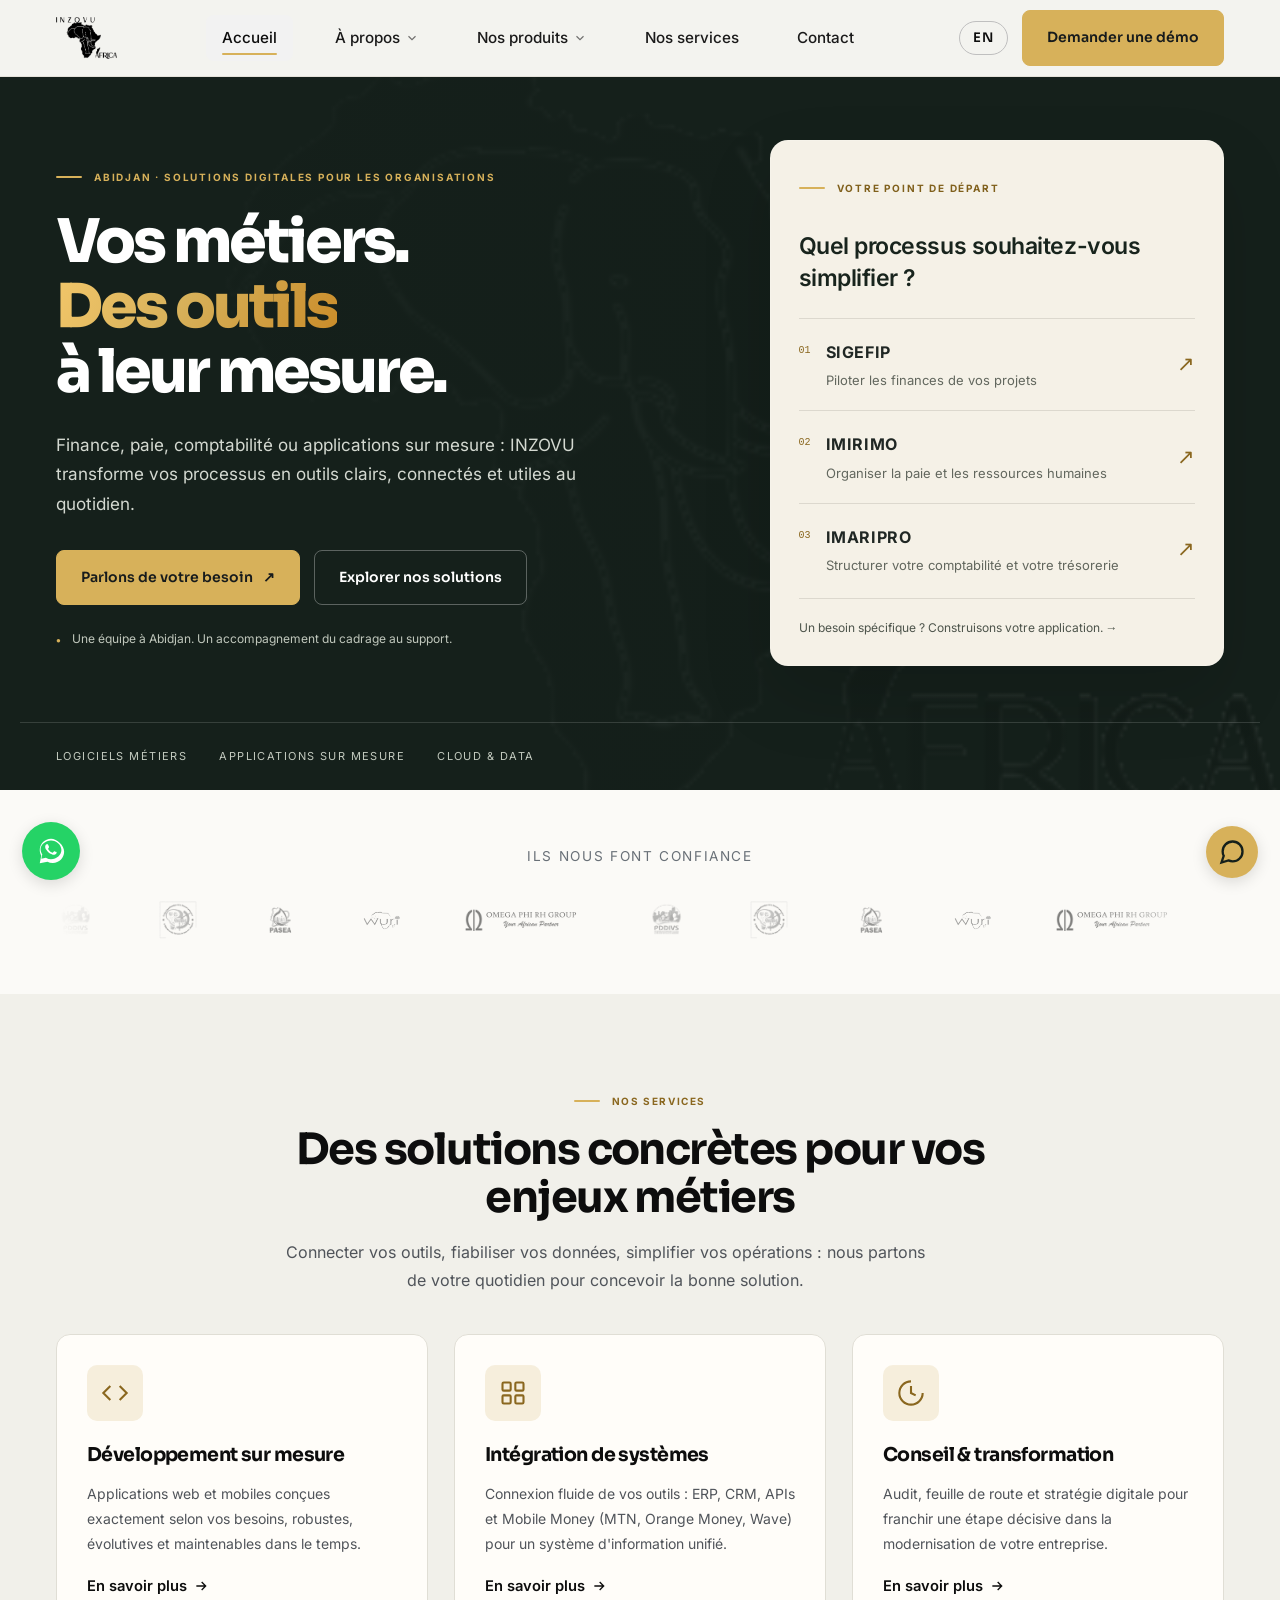
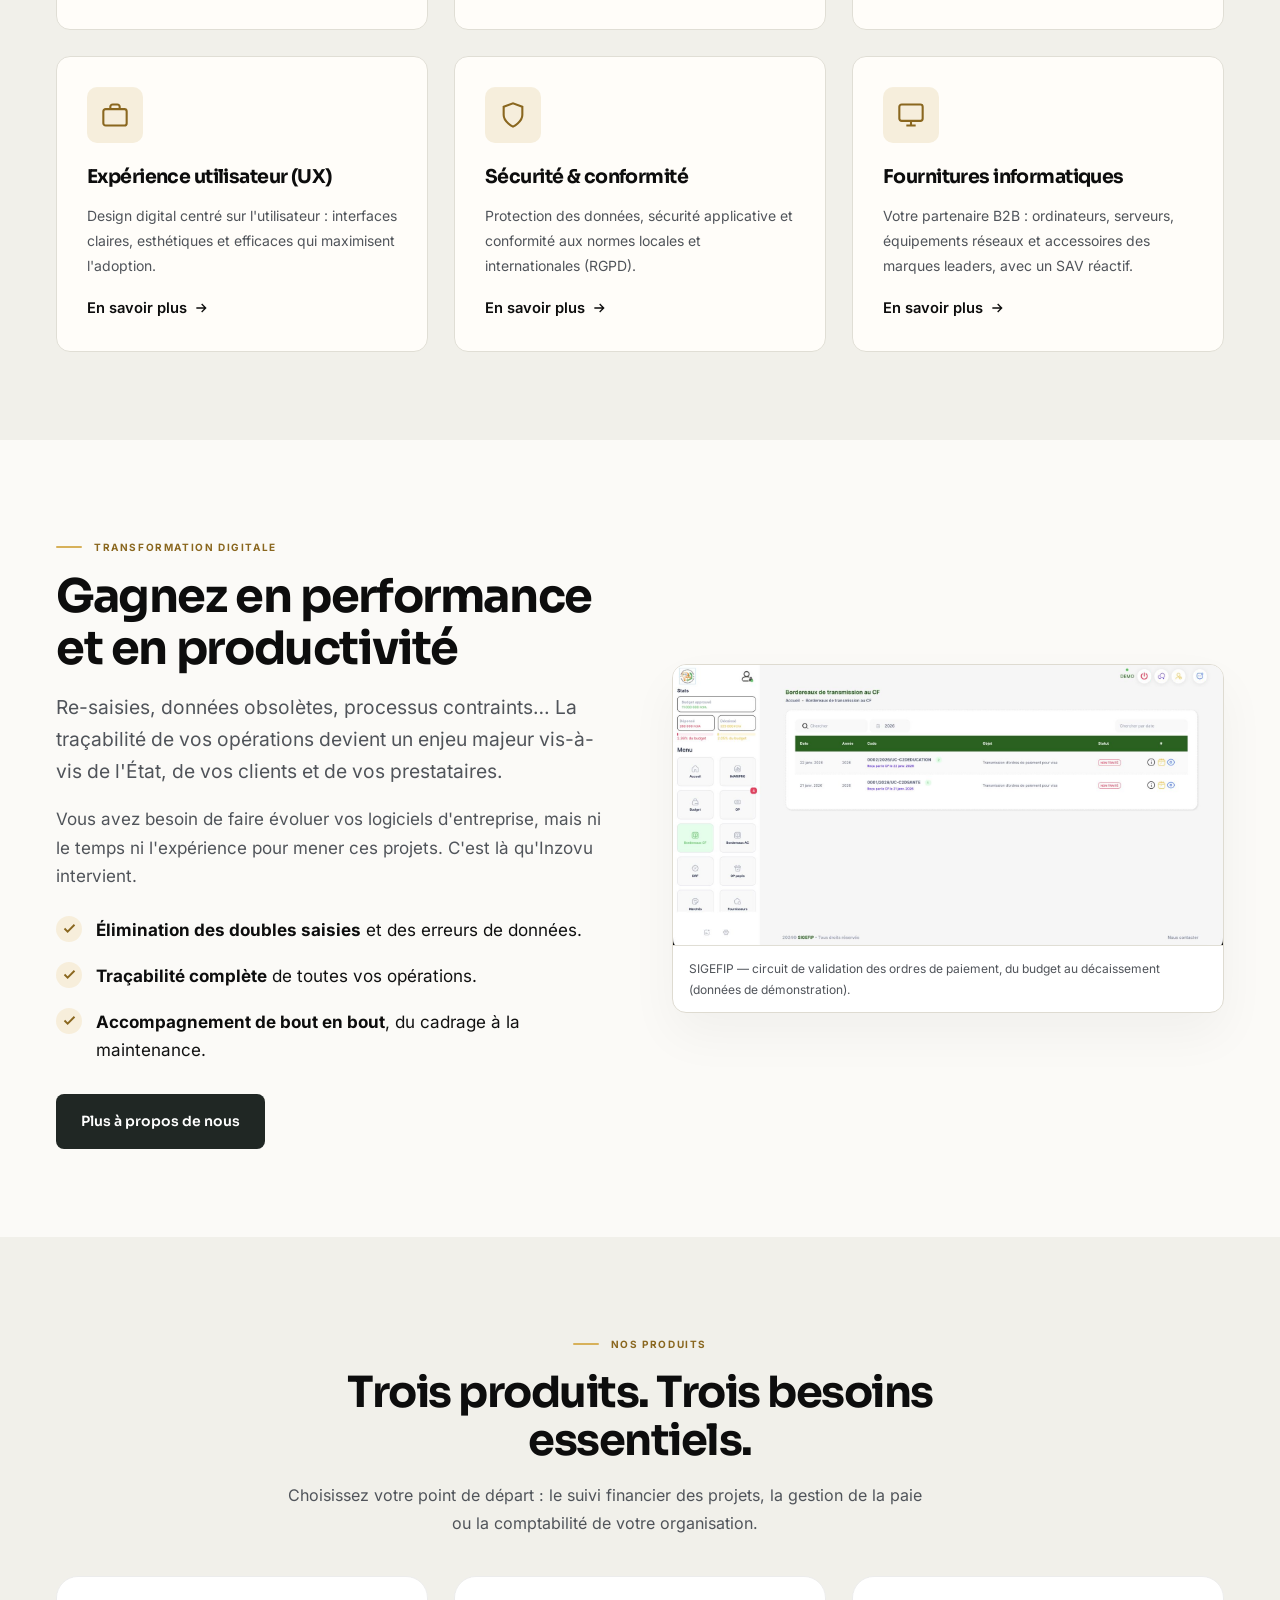
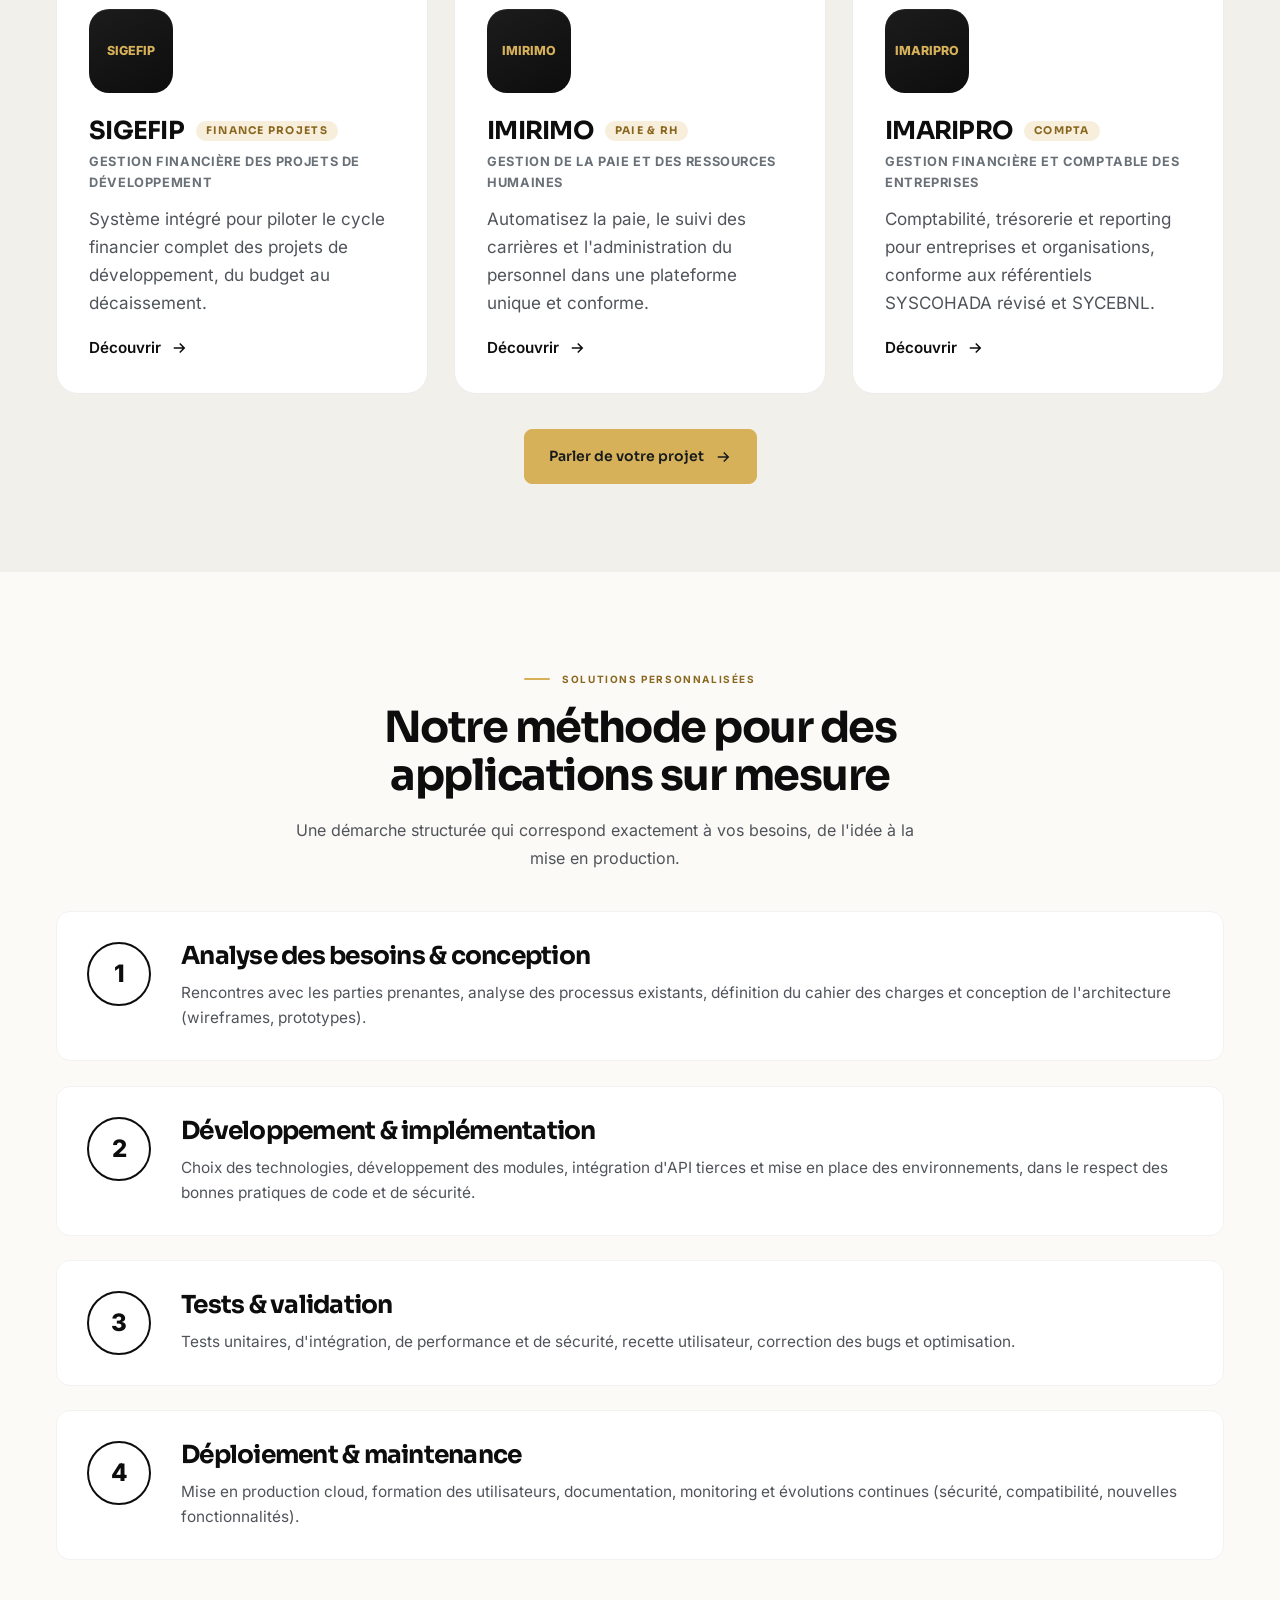
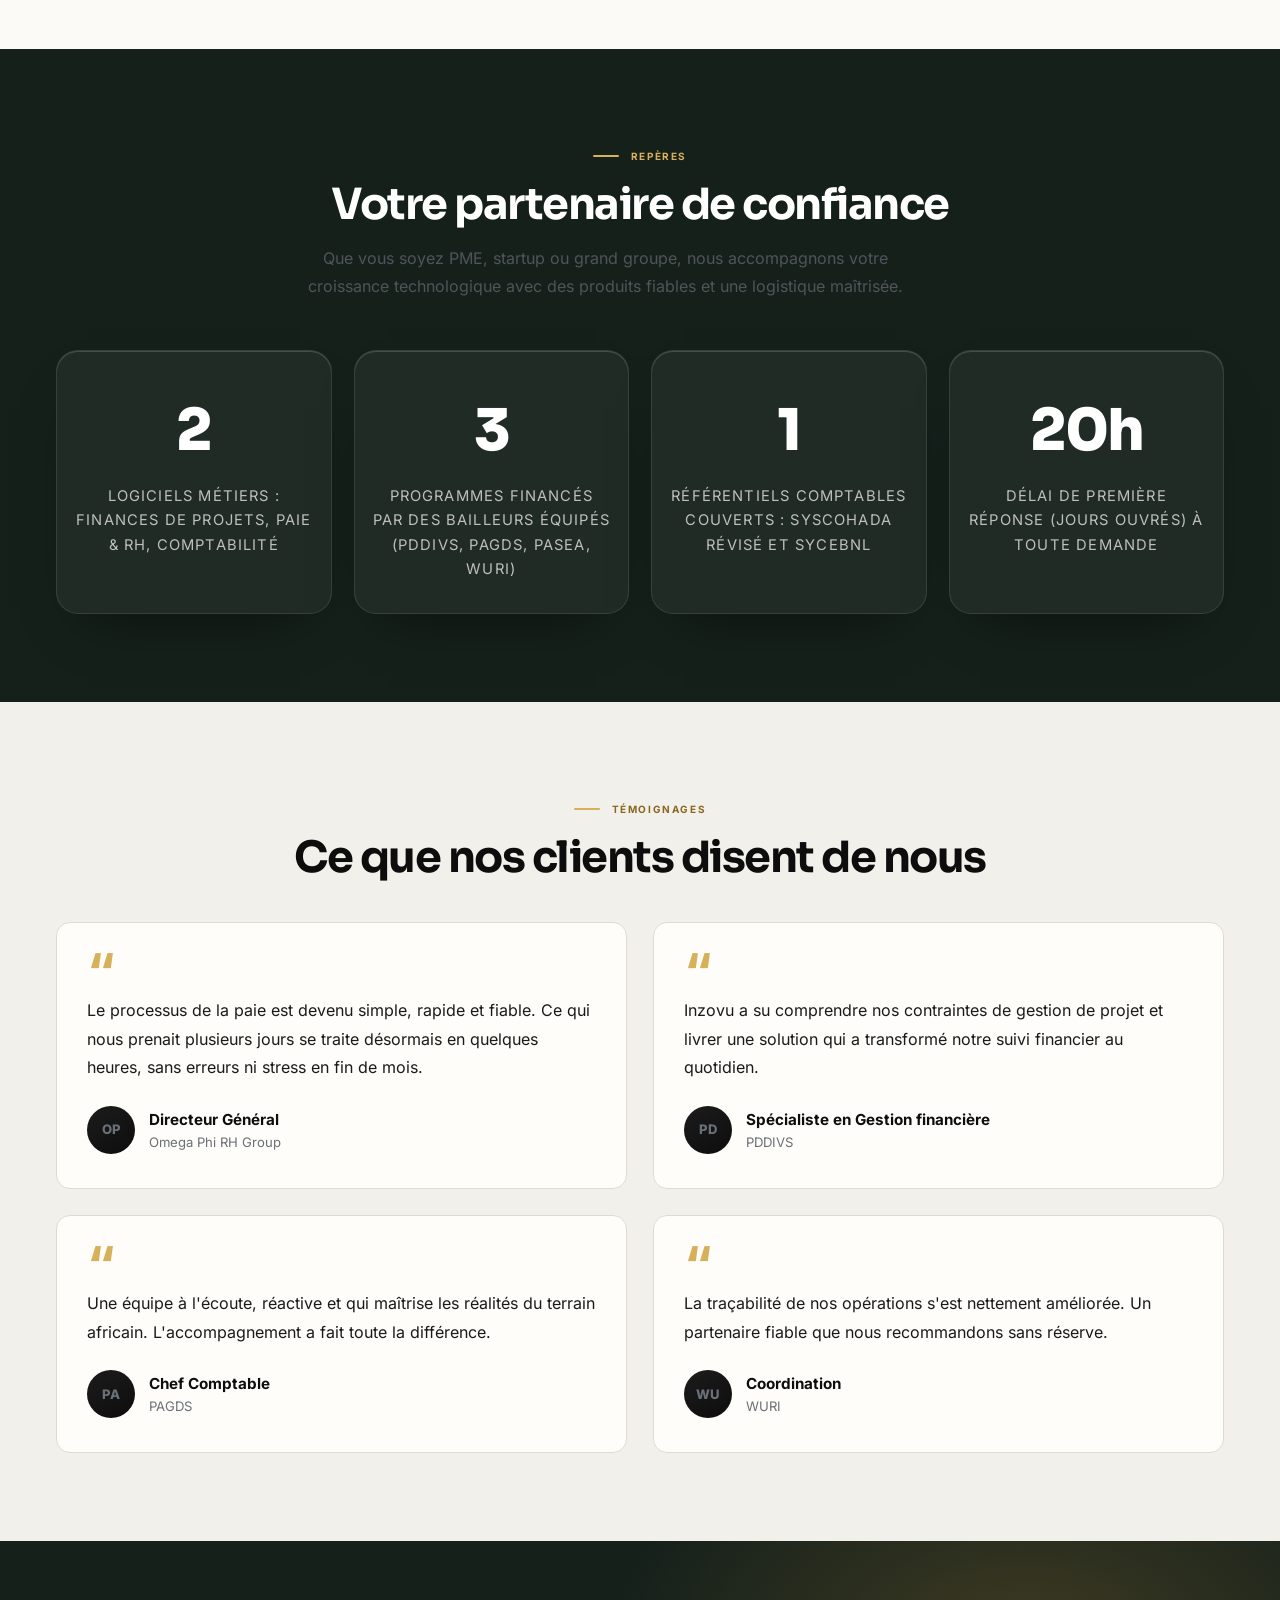
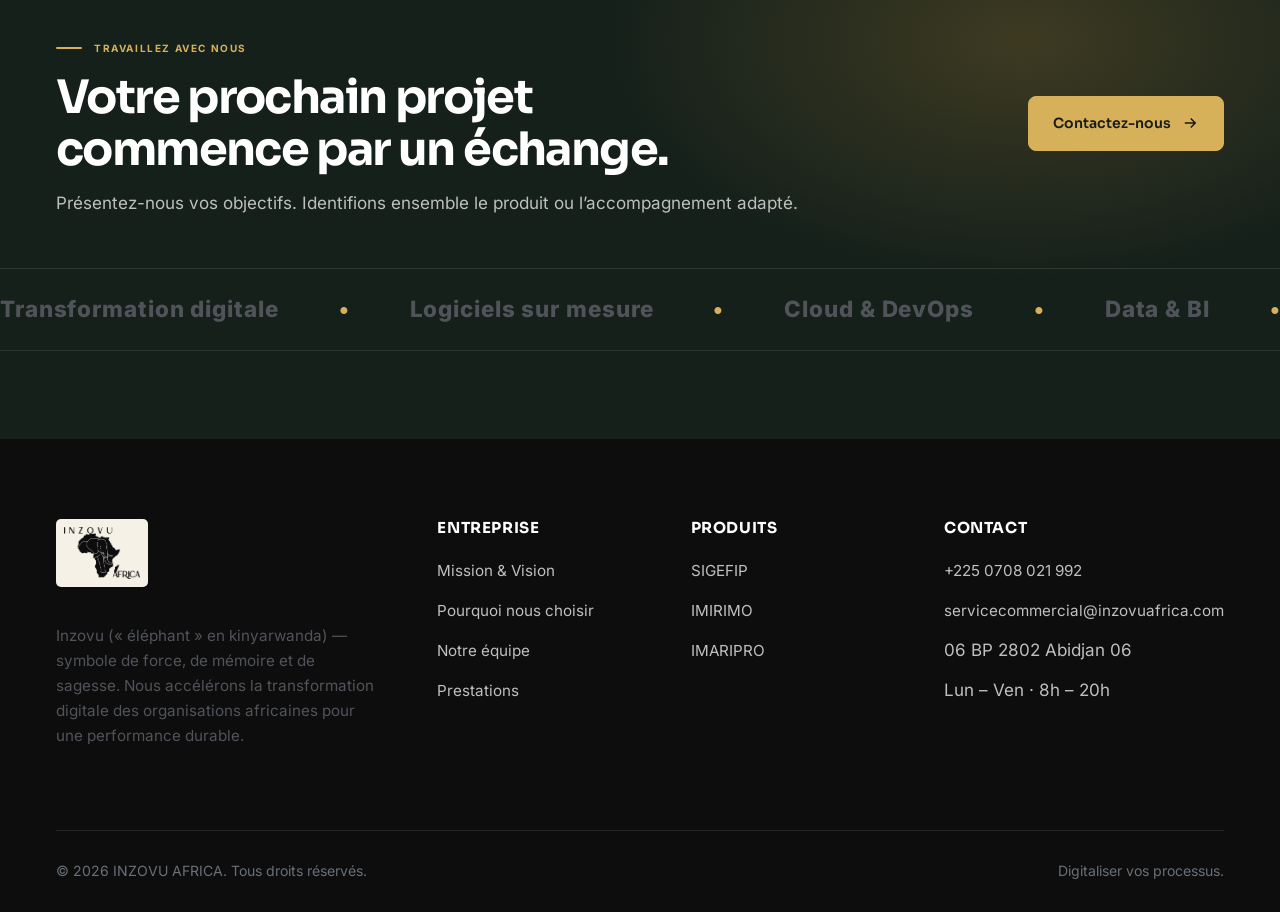
<file: index.html>
<!DOCTYPE html>
<html lang="fr">
<head>
  <meta charset="UTF-8" />
  <meta name="viewport" content="width=device-width, initial-scale=1.0" />
  <title>Inzovu Africa — Transformation digitale & logiciels sur mesure</title>
  <meta name="description" content="Inzovu Africa accélère la transformation digitale des organisations : applications web & mobile, systèmes de gestion, cloud, data et fournitures informatiques. Basés à Abidjan." />
  <link rel="stylesheet" href="fonts.css" />
  <link rel="icon" href="favicon.ico" sizes="any" />
  <link rel="icon" type="image/png" sizes="32x32" href="favicon-32.png" />
  <link rel="apple-touch-icon" href="apple-touch-icon.png" />
  <link rel="stylesheet" href="style.css" />
  <link rel="stylesheet" href="editorial.css" />
  <link rel="canonical" href="https://inzovuafrica.com/" />
</head>
<body>
<a class="skip-link" href="#contenu">Aller au contenu</a>

  <!-- HEADER -->
  <header class="site-header">
    <div class="container nav">
      <a href="index.html" class="brand" aria-label="Inzovu Africa — accueil">
        <img class="brand-logo" src="logo-inzovu-dark.png" alt="INZOVU AFRICA" />
      </a>

      <nav>
        <ul class="nav-menu">
          <li><a href="index.html" class="active">Accueil</a></li>
          <li class="dropdown">
            <a href="a-propos.html">À propos
              <svg class="caret" viewBox="0 0 24 24" fill="none" stroke="currentColor" stroke-width="2"><path d="M6 9l6 6 6-6"/></svg>
            </a>
            <div class="dropdown-menu">
              <a href="a-propos.html#mission"><strong>Mission & Vision</strong><span>Notre raison d'être</span></a>
              <a href="a-propos.html#pourquoi"><strong>Pourquoi nous choisir</strong><span>Nos engagements</span></a>
              <a href="a-propos.html#equipe"><strong>Notre équipe</strong><span>Des experts africains</span></a>
            </div>
          </li>
          <li class="dropdown">
            <a href="produits.html">Nos produits
              <svg class="caret" viewBox="0 0 24 24" fill="none" stroke="currentColor" stroke-width="2"><path d="M6 9l6 6 6-6"/></svg>
            </a>
            <div class="dropdown-menu">
              <a href="produits.html#sigefip"><strong>SIGEFIP</strong><span>Gestion financière des projets</span></a>
              <a href="produits.html#imirimo"><strong>IMIRIMO</strong><span>Paie & ressources humaines</span></a>
              <a href="produits.html#imaripro"><strong>IMARIPRO</strong><span>Gestion financière & comptable</span></a>
            </div>
          </li>
          <li><a href="services.html">Nos services</a></li>
          <li><a href="contact.html">Contact</a></li>
        </ul>
      </nav>

      <div class="nav-cta">
        <a href="contact.html" class="btn btn--accent">Demander une démo</a>
        <button class="nav-toggle" aria-label="Menu" aria-expanded="false"><span></span><span></span><span></span></button>
      </div>
    </div>
  </header>

  <!-- HERO -->
<main id="contenu">
<section class="hero hero-editorial">
  <video class="hero-video" autoplay muted loop playsinline preload="metadata" aria-hidden="true" poster="logo-inzovu-dark.png"><source src="hero.mp4" type="video/mp4" /></video>
  <div class="container hero-grid">
    <div class="hero-copy">
      <span class="eyebrow">Abidjan · Solutions digitales pour les organisations</span>
      <h1>Vos métiers.<br><span class="accent">Des outils</span><br>à leur mesure.</h1>
      <p>Finance, paie, comptabilité ou applications sur mesure : INZOVU transforme vos processus en outils clairs, connectés et utiles au quotidien.</p>
      <div class="btn-row"><a href="contact.html" class="btn btn--accent">Parlons de votre besoin <span aria-hidden="true">↗</span></a><a href="produits.html" class="btn btn--ghost">Explorer nos solutions</a></div>
      <div class="hero-note"><span aria-hidden="true">●</span> Une équipe à Abidjan. Un accompagnement du cadrage au support.</div>
    </div>
    <aside class="solution-panel" aria-label="Nos solutions">
      <div class="solution-panel-head"><span class="eyebrow">Votre point de départ</span><p>Quel processus souhaitez-vous simplifier ?</p></div>
      <a class="solution-link" href="produits.html#sigefip"><span class="solution-index" aria-hidden="true">01</span><div><strong>SIGEFIP</strong><span>Piloter les finances de vos projets</span></div><span aria-hidden="true">↗</span></a>
      <a class="solution-link" href="produits.html#imirimo"><span class="solution-index" aria-hidden="true">02</span><div><strong>IMIRIMO</strong><span>Organiser la paie et les ressources humaines</span></div><span aria-hidden="true">↗</span></a>
      <a class="solution-link" href="produits.html#imaripro"><span class="solution-index" aria-hidden="true">03</span><div><strong>IMARIPRO</strong><span>Structurer votre comptabilité et votre trésorerie</span></div><span aria-hidden="true">↗</span></a>
      <a class="solution-custom" href="contact.html?sujet=D%C3%A9veloppement%20sur%20mesure">Un besoin spécifique ? Construisons votre application. <span aria-hidden="true">→</span></a>
    </aside>
  </div>
  <div class="hero-bottom container"><span>Logiciels métiers</span><span>Applications sur mesure</span><span>Cloud & Data</span></div>
</section>
<!-- PARTNERS -->
  <section class="section--tight">
    <div class="container">
      <p class="center" style="font-size:.85rem;letter-spacing:.12em;text-transform:uppercase;color:var(--grey-500);margin-bottom:34px;">Ils nous font confiance</p>
      <div class="client-marquee reveal" aria-label="Nos clients">
        <div class="client-track">
          <img class="client-logo" src="clients/pddivs.png" alt="PDDIVS" />
          <img class="client-logo" src="clients/pagds.png" alt="PAGDS" />
          <img class="client-logo" src="clients/pasea.png" alt="PASEA" />
          <img class="client-logo" src="clients/wuri.png" alt="WURI" />
          <img class="client-logo" src="clients/omegaphi.png" alt="Omega Phi RH Group" />
          <img class="client-logo" src="clients/pddivs.png" alt="PDDIVS" />
          <img class="client-logo" src="clients/pagds.png" alt="PAGDS" />
          <img class="client-logo" src="clients/pasea.png" alt="PASEA" />
          <img class="client-logo" src="clients/wuri.png" alt="WURI" />
          <img class="client-logo" src="clients/omegaphi.png" alt="Omega Phi RH Group" />
        </div>
      </div>
    </div>
  </section>

  <!-- SERVICES -->
  <section class="section section--grey" id="services">
    <div class="container">
      <div class="section-head center reveal">
        <span class="eyebrow">Nos services</span>
        <h2>Des solutions concrètes pour vos enjeux métiers</h2>
        <p>Connecter vos outils, fiabiliser vos données, simplifier vos opérations : nous partons de votre quotidien pour concevoir la bonne solution.</p>
      </div>
      <div class="grid grid-3">
        <article class="card reveal">
          <div class="ic"><svg viewBox="0 0 24 24" fill="none" stroke="currentColor" stroke-width="1.8"><polyline points="16 18 22 12 16 6"/><polyline points="8 6 2 12 8 18"/></svg></div>
          <h3>Développement sur mesure</h3>
          <p>Applications web et mobiles conçues exactement selon vos besoins, robustes, évolutives et maintenables dans le temps.</p>
          <a href="services.html" class="more">En savoir plus <svg viewBox="0 0 24 24" fill="none" stroke="currentColor" stroke-width="2"><path d="M5 12h14M13 6l6 6-6 6"/></svg></a>
        </article>
        <article class="card reveal">
          <div class="ic"><svg viewBox="0 0 24 24" fill="none" stroke="currentColor" stroke-width="1.8"><rect x="3" y="3" width="7" height="7" rx="1"/><rect x="14" y="3" width="7" height="7" rx="1"/><rect x="14" y="14" width="7" height="7" rx="1"/><rect x="3" y="14" width="7" height="7" rx="1"/></svg></div>
          <h3>Intégration de systèmes</h3>
          <p>Connexion fluide de vos outils : ERP, CRM, APIs et Mobile Money (MTN, Orange Money, Wave) pour un système d'information unifié.</p>
          <a href="services.html" class="more">En savoir plus <svg viewBox="0 0 24 24" fill="none" stroke="currentColor" stroke-width="2"><path d="M5 12h14M13 6l6 6-6 6"/></svg></a>
        </article>
        <article class="card reveal">
          <div class="ic"><svg viewBox="0 0 24 24" fill="none" stroke="currentColor" stroke-width="1.8"><path d="M12 2a10 10 0 1 0 10 10"/><path d="M12 6v6l4 2"/></svg></div>
          <h3>Conseil & transformation</h3>
          <p>Audit, feuille de route et stratégie digitale pour franchir une étape décisive dans la modernisation de votre entreprise.</p>
          <a href="services.html" class="more">En savoir plus <svg viewBox="0 0 24 24" fill="none" stroke="currentColor" stroke-width="2"><path d="M5 12h14M13 6l6 6-6 6"/></svg></a>
        </article>
        <article class="card reveal">
          <div class="ic"><svg viewBox="0 0 24 24" fill="none" stroke="currentColor" stroke-width="1.8"><rect x="2" y="7" width="20" height="14" rx="2"/><path d="M16 7V5a2 2 0 0 0-2-2h-4a2 2 0 0 0-2 2v2"/></svg></div>
          <h3>Expérience utilisateur (UX)</h3>
          <p>Design digital centré sur l'utilisateur : interfaces claires, esthétiques et efficaces qui maximisent l'adoption.</p>
          <a href="services.html" class="more">En savoir plus <svg viewBox="0 0 24 24" fill="none" stroke="currentColor" stroke-width="2"><path d="M5 12h14M13 6l6 6-6 6"/></svg></a>
        </article>
        <article class="card reveal">
          <div class="ic"><svg viewBox="0 0 24 24" fill="none" stroke="currentColor" stroke-width="1.8"><path d="M12 22s8-4 8-10V5l-8-3-8 3v7c0 6 8 10 8 10z"/></svg></div>
          <h3>Sécurité & conformité</h3>
          <p>Protection des données, sécurité applicative et conformité aux normes locales et internationales (RGPD).</p>
          <a href="services.html" class="more">En savoir plus <svg viewBox="0 0 24 24" fill="none" stroke="currentColor" stroke-width="2"><path d="M5 12h14M13 6l6 6-6 6"/></svg></a>
        </article>
        <article class="card reveal">
          <div class="ic"><svg viewBox="0 0 24 24" fill="none" stroke="currentColor" stroke-width="1.8"><rect x="2" y="3" width="20" height="14" rx="2"/><path d="M8 21h8M12 17v4"/></svg></div>
          <h3>Fournitures informatiques</h3>
          <p>Votre partenaire B2B : ordinateurs, serveurs, équipements réseaux et accessoires des marques leaders, avec un SAV réactif.</p>
          <a href="services.html" class="more">En savoir plus <svg viewBox="0 0 24 24" fill="none" stroke="currentColor" stroke-width="2"><path d="M5 12h14M13 6l6 6-6 6"/></svg></a>
        </article>
      </div>
    </div>
  </section>

  <!-- ABOUT / VALUE -->
  <section class="section">
    <div class="container split">
      <div class="reveal">
        <span class="eyebrow">Transformation digitale</span>
        <h2>Gagnez en performance et en productivité</h2>
        <p class="lead" style="margin:18px 0;">Re-saisies, données obsolètes, processus contraints… La traçabilité de vos opérations devient un enjeu majeur vis-à-vis de l'État, de vos clients et de vos prestataires.</p>
        <p>Vous avez besoin de faire évoluer vos logiciels d'entreprise, mais ni le temps ni l'expérience pour mener ces projets. C'est là qu'Inzovu intervient.</p>
        <ul class="feature-list">
          <li><span class="tick"><svg viewBox="0 0 24 24" fill="none" stroke="currentColor" stroke-width="3"><path d="M20 6L9 17l-5-5"/></svg></span><span><b>Élimination des doubles saisies</b> et des erreurs de données.</span></li>
          <li><span class="tick"><svg viewBox="0 0 24 24" fill="none" stroke="currentColor" stroke-width="3"><path d="M20 6L9 17l-5-5"/></svg></span><span><b>Traçabilité complète</b> de toutes vos opérations.</span></li>
          <li><span class="tick"><svg viewBox="0 0 24 24" fill="none" stroke="currentColor" stroke-width="3"><path d="M20 6L9 17l-5-5"/></svg></span><span><b>Accompagnement de bout en bout</b>, du cadrage à la maintenance.</span></li>
        </ul>
        <div class="btn-row" style="margin-top:30px;">
          <a href="a-propos.html" class="btn btn--primary">Plus à propos de nous</a>
        </div>
      </div>
      <figure class="split-media app-frame reveal" style="margin:0;background:#fff;">
        <img src="sigefip-dashboard.jpg" width="1600" height="814" loading="lazy" style="height:auto;object-fit:contain;" alt="Écran SIGEFIP : bordereaux de transmission au Contrôle Financier, avec suivi du budget approuvé, dépensé et décaissé (compte de démonstration)" />
        <figcaption class="form-notice" style="padding:12px 16px;margin:0;border-top:1px solid #e0ded5;">SIGEFIP — circuit de validation des ordres de paiement, du budget au décaissement (données de démonstration).</figcaption>
      </figure>
    </div>
  </section>

  <!-- PRODUCTS -->
  <section class="section section--grey" id="produits">
    <div class="container">
      <div class="section-head center reveal">
        <span class="eyebrow">Nos produits</span>
        <h2>Trois produits. Trois besoins essentiels.</h2>
        <p>Choisissez votre point de départ : le suivi financier des projets, la gestion de la paie ou la comptabilité de votre organisation.</p>
      </div>
      <div class="grid grid-3">
        <article class="product reveal" style="grid-template-columns:1fr;">
          <div class="badge">SIGEFIP</div>
          <div>
            <h3>SIGEFIP <span class="tag">Finance projets</span></h3>
            <p class="sub">Gestion financière des projets de développement</p>
            <p>Système intégré pour piloter le cycle financier complet des projets de développement, du budget au décaissement.</p>
            <a href="produits.html#sigefip" class="more">Découvrir <svg viewBox="0 0 24 24" fill="none" stroke="currentColor" stroke-width="2"><path d="M5 12h14M13 6l6 6-6 6"/></svg></a>
          </div>
        </article>
        <article class="product reveal" style="grid-template-columns:1fr;">
          <div class="badge">IMIRIMO</div>
          <div>
            <h3>IMIRIMO <span class="tag">Paie & RH</span></h3>
            <p class="sub">Gestion de la paie et des ressources humaines</p>
            <p>Automatisez la paie, le suivi des carrières et l'administration du personnel dans une plateforme unique et conforme.</p>
            <a href="produits.html#imirimo" class="more">Découvrir <svg viewBox="0 0 24 24" fill="none" stroke="currentColor" stroke-width="2"><path d="M5 12h14M13 6l6 6-6 6"/></svg></a>
          </div>
        </article>
        <article class="product reveal" style="grid-template-columns:1fr;">
          <div class="badge">IMARIPRO</div>
          <div>
            <h3>IMARIPRO <span class="tag">Compta</span></h3>
            <p class="sub">Gestion financière et comptable des entreprises</p>
            <p>Comptabilité, trésorerie et reporting pour entreprises et organisations, conforme aux référentiels SYSCOHADA révisé et SYCEBNL.</p>
            <a href="produits.html#imaripro" class="more">Découvrir <svg viewBox="0 0 24 24" fill="none" stroke="currentColor" stroke-width="2"><path d="M5 12h14M13 6l6 6-6 6"/></svg></a>
          </div>
        </article>
      </div>
      <p class="reveal" style="text-align:center;margin-top:34px;">
        <a href="contact.html?sujet=Demande%20de%20d%C3%A9mo" class="btn btn--accent">Parler de votre projet <svg viewBox="0 0 24 24" fill="none" stroke="currentColor" stroke-width="2"><path d="M5 12h14M13 6l6 6-6 6"/></svg></a>
      </p>
    </div>
  </section>

  <!-- PROCESS -->
  <section class="section">
    <div class="container">
      <div class="section-head center reveal">
        <span class="eyebrow">Solutions personnalisées</span>
        <h2>Notre méthode pour des applications sur mesure</h2>
        <p>Une démarche structurée qui correspond exactement à vos besoins, de l'idée à la mise en production.</p>
      </div>
      <div class="steps">
        <div class="step reveal">
          <div class="num">1</div>
          <div><h3>Analyse des besoins & conception</h3><p>Rencontres avec les parties prenantes, analyse des processus existants, définition du cahier des charges et conception de l'architecture (wireframes, prototypes).</p></div>
        </div>
        <div class="step reveal">
          <div class="num">2</div>
          <div><h3>Développement & implémentation</h3><p>Choix des technologies, développement des modules, intégration d'API tierces et mise en place des environnements, dans le respect des bonnes pratiques de code et de sécurité.</p></div>
        </div>
        <div class="step reveal">
          <div class="num">3</div>
          <div><h3>Tests & validation</h3><p>Tests unitaires, d'intégration, de performance et de sécurité, recette utilisateur, correction des bugs et optimisation.</p></div>
        </div>
        <div class="step reveal">
          <div class="num">4</div>
          <div><h3>Déploiement & maintenance</h3><p>Mise en production cloud, formation des utilisateurs, documentation, monitoring et évolutions continues (sécurité, compatibilité, nouvelles fonctionnalités).</p></div>
        </div>
      </div>
    </div>
  </section>

  <!-- STATS -->
  <section class="section section--dark">
    <div class="container">
      <div class="section-head center reveal" style="margin-bottom:50px;">
        <span class="eyebrow">Repères</span>
        <h2>Votre partenaire de confiance</h2>
        <p>Que vous soyez PME, startup ou grand groupe, nous accompagnons votre croissance technologique avec des produits fiables et une logistique maîtrisée.</p>
      </div>
      <div class="stats reveal">
        <div class="stat"><div class="num"><span data-count="3" data-suffix="">0</span></div><div class="label">Logiciels métiers : finances de projets, paie & RH, comptabilité</div></div>
        <div class="stat"><div class="num"><span data-count="4" data-suffix="">0</span></div><div class="label">Programmes financés par des bailleurs équipés (PDDIVS, PAGDS, PASEA, WURI)</div></div>
        <div class="stat"><div class="num"><span data-count="2" data-suffix="">0</span></div><div class="label">Référentiels comptables couverts : SYSCOHADA révisé et SYCEBNL</div></div>
        <div class="stat"><div class="num"><span data-count="24" data-suffix="h">0</span></div><div class="label">Délai de première réponse (jours ouvrés) à toute demande</div></div>
      </div>
    </div>
  </section>

  <!-- TESTIMONIALS -->
  <section class="section section--grey">
    <div class="container">
      <div class="section-head center reveal">
        <span class="eyebrow">Témoignages</span>
        <h2>Ce que nos clients disent de nous</h2>
      </div>
      <div class="grid grid-2">
        <figure class="quote reveal">
          <div class="mark">&ldquo;</div>
          <p>Le processus de la paie est devenu simple, rapide et fiable. Ce qui nous prenait plusieurs jours se traite désormais en quelques heures, sans erreurs ni stress en fin de mois.</p>
          <figcaption class="who"><span class="avatar">OP</span><span><b>Directeur Général</b><span>Omega Phi RH Group</span></span></figcaption>
        </figure>
        <figure class="quote reveal">
          <div class="mark">&ldquo;</div>
          <p>Inzovu a su comprendre nos contraintes de gestion de projet et livrer une solution qui a transformé notre suivi financier au quotidien.</p>
          <figcaption class="who"><span class="avatar">PD</span><span><b>Spécialiste en Gestion financière</b><span>PDDIVS</span></span></figcaption>
        </figure>
        <figure class="quote reveal">
          <div class="mark">&ldquo;</div>
          <p>Une équipe à l'écoute, réactive et qui maîtrise les réalités du terrain africain. L'accompagnement a fait toute la différence.</p>
          <figcaption class="who"><span class="avatar">PA</span><span><b>Chef Comptable</b><span>PAGDS</span></span></figcaption>
        </figure>
        <figure class="quote reveal">
          <div class="mark">&ldquo;</div>
          <p>La traçabilité de nos opérations s'est nettement améliorée. Un partenaire fiable que nous recommandons sans réserve.</p>
          <figcaption class="who"><span class="avatar">WU</span><span><b>Coordination</b><span>WURI</span></span></figcaption>
        </figure>
      </div>
    </div>
  </section>

  <!-- CTA -->
  <section class="section section--dark cta-band">
    <div class="container">
      <div class="cta-inner reveal">
        <div>
          <span class="eyebrow">Travaillez avec nous</span>
          <h2>Votre prochain projet commence par un échange.</h2>
          <p style="margin-top:14px;">Présentez-nous vos objectifs. Identifions ensemble le produit ou l’accompagnement adapté.</p>
        </div>
        <a href="contact.html" class="btn btn--accent">Contactez-nous
          <svg viewBox="0 0 24 24" fill="none" stroke="currentColor" stroke-width="2"><path d="M5 12h14M13 6l6 6-6 6"/></svg>
        </a>
      </div>
    </div>
    <div class="marquee" style="margin-top:50px;">
      <div class="marquee-track">
        <span>Transformation digitale</span><span>Logiciels sur mesure</span><span>Cloud & DevOps</span><span>Data & BI</span>
        <span>Transformation digitale</span><span>Logiciels sur mesure</span><span>Cloud & DevOps</span><span>Data & BI</span>
      </div>
    </div>
  </section>

  <!-- FOOTER -->
  </main>
<footer class="site-footer">
    <div class="container">
      <div class="footer-grid">
        <div class="footer-brand">
          <a href="index.html" class="brand">
            <img class="brand-logo" src="logo-inzovu-dark.png" alt="INZOVU AFRICA" />
          </a>
          <p>Inzovu (« éléphant » en kinyarwanda) — symbole de force, de mémoire et de sagesse. Nous accélérons la transformation digitale des organisations africaines pour une performance durable.</p>
          <div class="socials">
            
            
            
          </div>
        </div>
        <div>
          <h4>Entreprise</h4>
          <ul class="f-links">
            <li><a href="a-propos.html#mission">Mission & Vision</a></li>
            <li><a href="a-propos.html#pourquoi">Pourquoi nous choisir</a></li>
            <li><a href="a-propos.html#equipe">Notre équipe</a></li>
            <li><a href="services.html">Prestations</a></li>
          </ul>
        </div>
        <div>
          <h4>Produits</h4>
          <ul class="f-links">
            <li><a href="produits.html#sigefip">SIGEFIP</a></li>
            <li><a href="produits.html#imirimo">IMIRIMO</a></li>
            <li><a href="produits.html#imaripro">IMARIPRO</a></li>
          </ul>
        </div>
        <div>
          <h4>Contact</h4>
          <ul class="f-links">
            <li><a href="tel:+2250708021992">+225 0708 021 992</a></li>
            <li><a href="mailto:servicecommercial@inzovuafrica.com">servicecommercial@inzovuafrica.com</a></li>
            <li>06 BP 2802 Abidjan 06</li>
            <li>Lun – Ven · 8h – 20h</li>
          </ul>
        </div>
      </div>
      <div class="footer-bottom">
        <span>© <span id="year">2026</span> INZOVU AFRICA. Tous droits réservés.</span>
        <span>Digitaliser vos processus.</span>
      </div>
    </div>
  </footer>

  <script src="i18n.js"></script>
  <script src="main.js"></script>
</body>
</html>
</file>
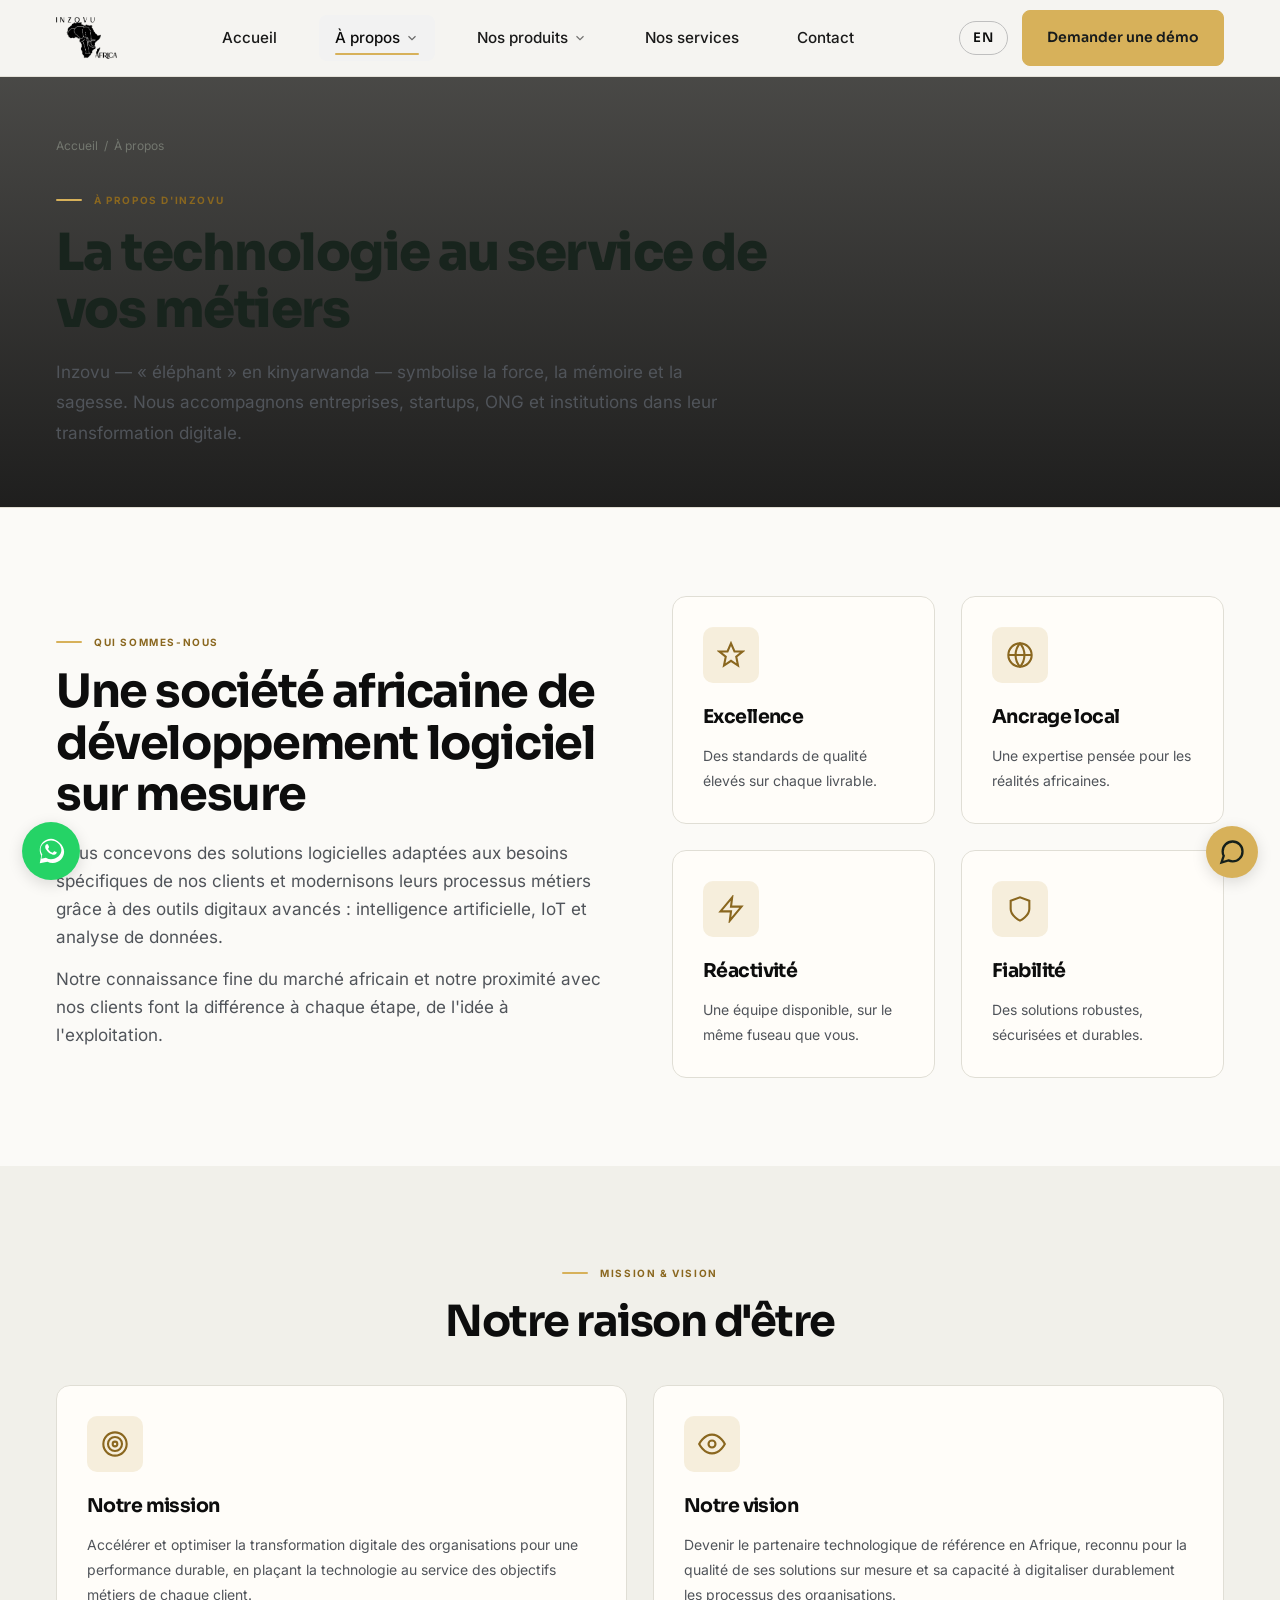
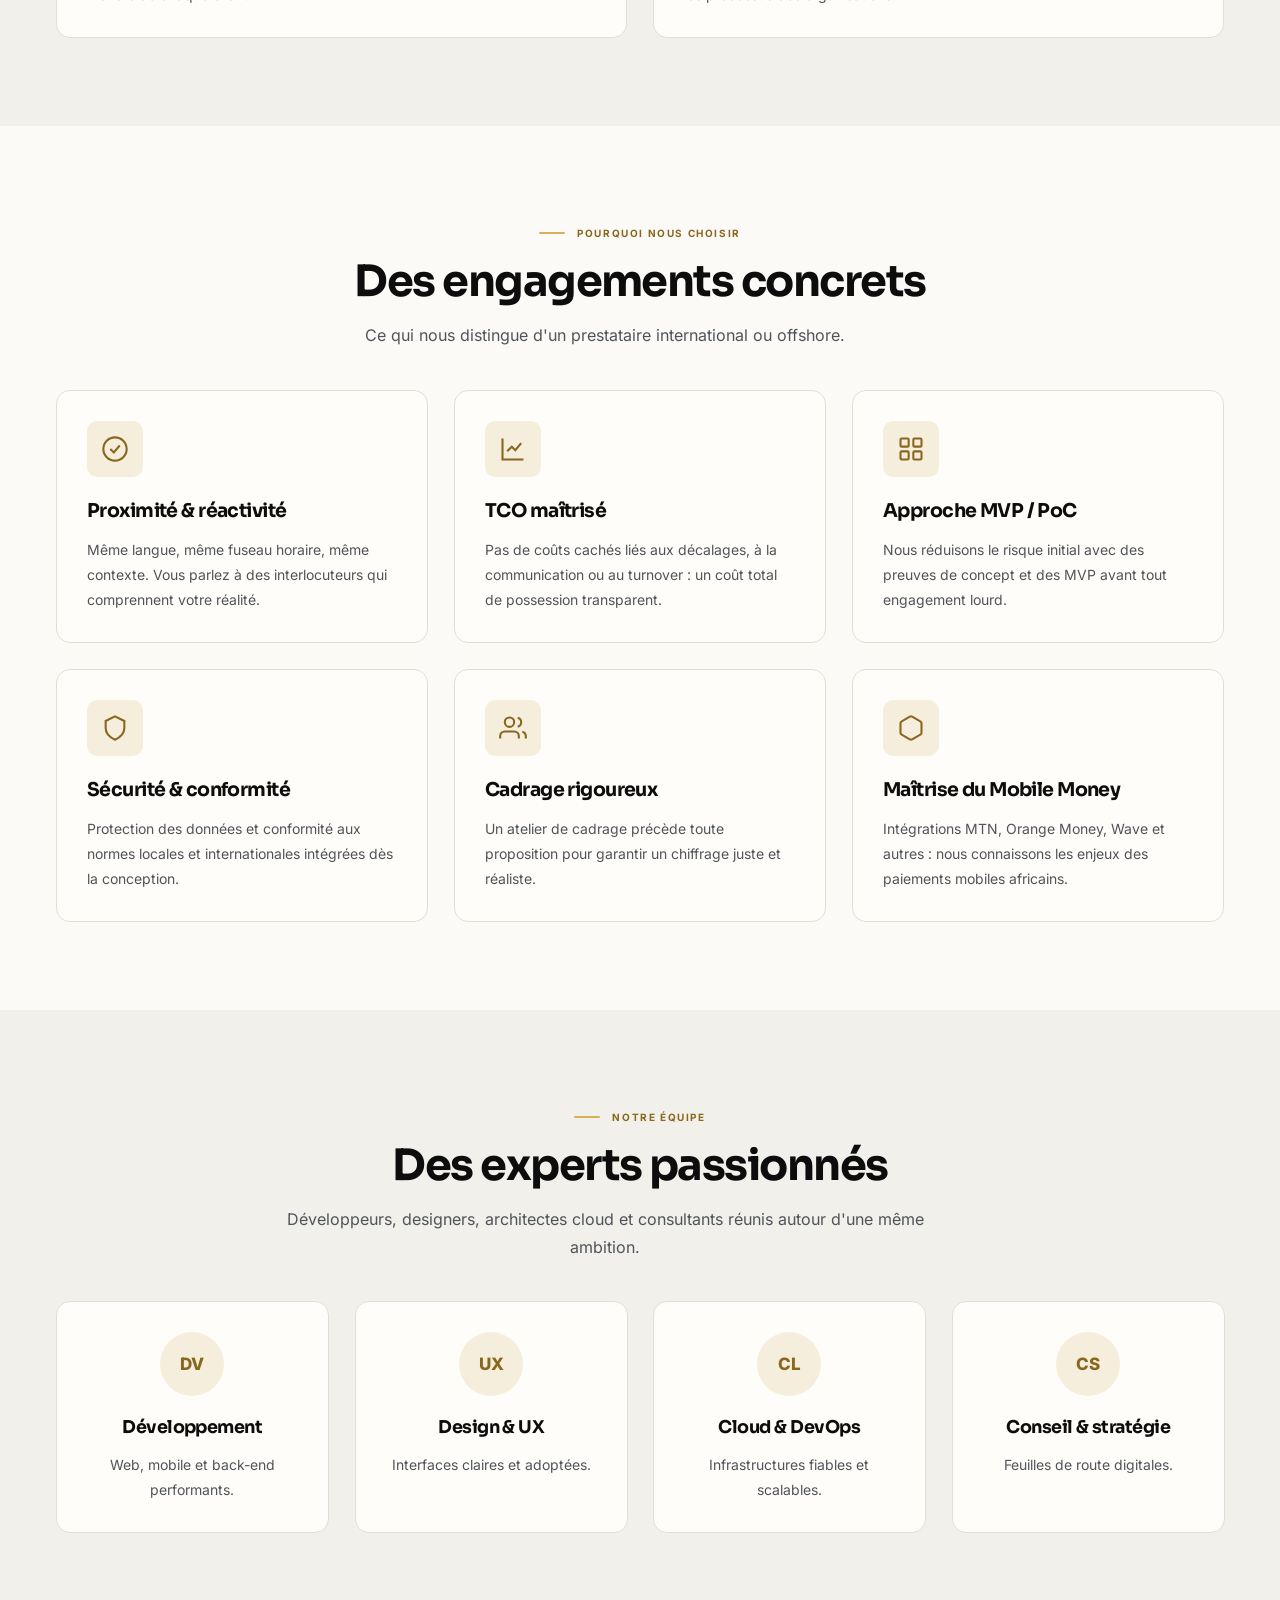
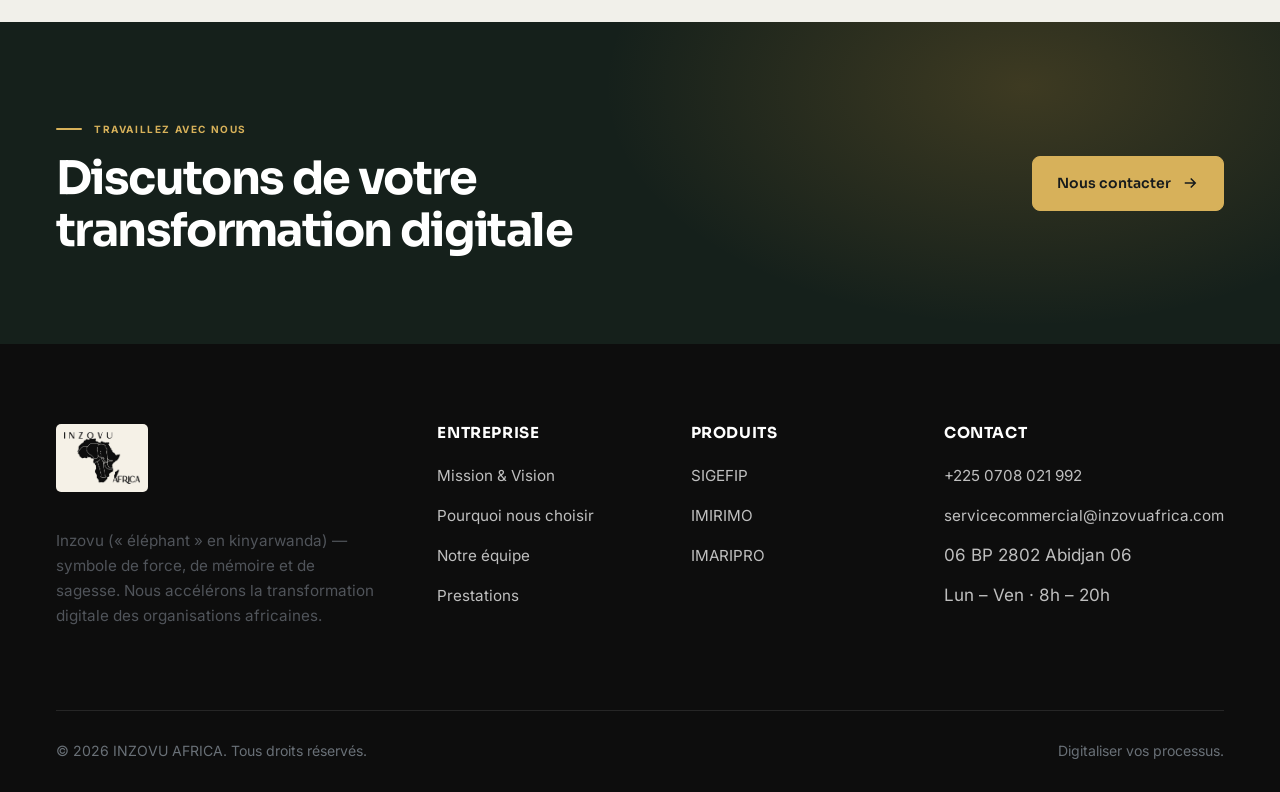
<file: a-propos.html>
<!DOCTYPE html>
<html lang="fr">
<head>
  <meta charset="UTF-8" />
  <meta name="viewport" content="width=device-width, initial-scale=1.0" />
  <title>À propos — Inzovu Africa</title>
  <meta name="description" content="Mission, vision, valeurs et équipe d'Inzovu Africa : une société africaine de développement logiciel au service de la transformation digitale." />
  <link rel="stylesheet" href="fonts.css" />
  <link rel="icon" href="favicon.ico" sizes="any" />
  <link rel="icon" type="image/png" sizes="32x32" href="favicon-32.png" />
  <link rel="apple-touch-icon" href="apple-touch-icon.png" />
  <link rel="stylesheet" href="style.css" />
  <link rel="stylesheet" href="editorial.css" />
  <link rel="canonical" href="https://inzovuafrica.com/a-propos" />
</head>
<body>
<a class="skip-link" href="#contenu">Aller au contenu</a>

  <header class="site-header">
    <div class="container nav">
      <a href="index.html" class="brand" aria-label="Inzovu Africa — accueil">
        <img class="brand-logo" src="logo-inzovu-dark.png" alt="INZOVU AFRICA" />
      </a>
      <nav>
        <ul class="nav-menu">
          <li><a href="index.html">Accueil</a></li>
          <li class="dropdown">
            <a href="a-propos.html" class="active">À propos
              <svg class="caret" viewBox="0 0 24 24" fill="none" stroke="currentColor" stroke-width="2"><path d="M6 9l6 6 6-6"/></svg>
            </a>
            <div class="dropdown-menu">
              <a href="a-propos.html#mission"><strong>Mission & Vision</strong><span>Notre raison d'être</span></a>
              <a href="a-propos.html#pourquoi"><strong>Pourquoi nous choisir</strong><span>Nos engagements</span></a>
              <a href="a-propos.html#equipe"><strong>Notre équipe</strong><span>Des experts africains</span></a>
            </div>
          </li>
          <li class="dropdown">
            <a href="produits.html">Nos produits
              <svg class="caret" viewBox="0 0 24 24" fill="none" stroke="currentColor" stroke-width="2"><path d="M6 9l6 6 6-6"/></svg>
            </a>
            <div class="dropdown-menu">
              <a href="produits.html#sigefip"><strong>SIGEFIP</strong><span>Gestion financière des projets</span></a>
              <a href="produits.html#imirimo"><strong>IMIRIMO</strong><span>Paie & ressources humaines</span></a>
              <a href="produits.html#imaripro"><strong>IMARIPRO</strong><span>Gestion financière & comptable</span></a>
            </div>
          </li>
          <li><a href="services.html">Nos services</a></li>
          <li><a href="contact.html">Contact</a></li>
        </ul>
      </nav>
      <div class="nav-cta">
        <a href="contact.html" class="btn btn--accent">Demander une démo</a>
        <button class="nav-toggle" aria-label="Menu" aria-expanded="false"><span></span><span></span><span></span></button>
      </div>
    </div>
  </header>

  <main id="contenu">
  <section class="page-hero has-video">
    <video class="hero-video" autoplay muted loop playsinline preload="metadata" aria-hidden="true" poster="clients/logo.jpg">
      <source src="logo-anim.mp4" type="video/mp4" />
    </video>
    <div class="container">
      <div class="breadcrumb"><a href="index.html">Accueil</a> &nbsp;/&nbsp; À propos</div>
      <span class="eyebrow">À propos d'Inzovu</span>
      <h1>La technologie au service de vos métiers</h1>
      <p>Inzovu — « éléphant » en kinyarwanda — symbolise la force, la mémoire et la sagesse. Nous accompagnons entreprises, startups, ONG et institutions dans leur transformation digitale.</p>
    </div>
  </section>

  <!-- INTRO -->
  <section class="section">
    <div class="container split">
      <div class="reveal">
        <span class="eyebrow">Qui sommes-nous</span>
        <h2>Une société africaine de développement logiciel sur mesure</h2>
        <p style="margin-top:18px;">Nous concevons des solutions logicielles adaptées aux besoins spécifiques de nos clients et modernisons leurs processus métiers grâce à des outils digitaux avancés : intelligence artificielle, IoT et analyse de données.</p>
        <p style="margin-top:14px;">Notre connaissance fine du marché africain et notre proximité avec nos clients font la différence à chaque étape, de l'idée à l'exploitation.</p>
      </div>
      <div class="grid grid-2 reveal">
        <div class="card"><div class="ic"><svg viewBox="0 0 24 24" fill="none" stroke="currentColor" stroke-width="1.8"><path d="M12 2l3 7h7l-5.5 4.5L18 21l-6-4-6 4 1.5-7.5L2 9h7z"/></svg></div><h3>Excellence</h3><p>Des standards de qualité élevés sur chaque livrable.</p></div>
        <div class="card"><div class="ic"><svg viewBox="0 0 24 24" fill="none" stroke="currentColor" stroke-width="1.8"><circle cx="12" cy="12" r="10"/><path d="M2 12h20M12 2a15 15 0 0 1 0 20 15 15 0 0 1 0-20z"/></svg></div><h3>Ancrage local</h3><p>Une expertise pensée pour les réalités africaines.</p></div>
        <div class="card"><div class="ic"><svg viewBox="0 0 24 24" fill="none" stroke="currentColor" stroke-width="1.8"><path d="M13 2L3 14h9l-1 8 10-12h-9z"/></svg></div><h3>Réactivité</h3><p>Une équipe disponible, sur le même fuseau que vous.</p></div>
        <div class="card"><div class="ic"><svg viewBox="0 0 24 24" fill="none" stroke="currentColor" stroke-width="1.8"><path d="M12 22s8-4 8-10V5l-8-3-8 3v7c0 6 8 10 8 10z"/></svg></div><h3>Fiabilité</h3><p>Des solutions robustes, sécurisées et durables.</p></div>
      </div>
    </div>
  </section>

  <!-- MISSION & VISION -->
  <section class="section section--grey" id="mission">
    <div class="container">
      <div class="section-head center reveal">
        <span class="eyebrow">Mission & Vision</span>
        <h2>Notre raison d'être</h2>
      </div>
      <div class="grid grid-2">
        <div class="card reveal">
          <div class="ic"><svg viewBox="0 0 24 24" fill="none" stroke="currentColor" stroke-width="1.8"><circle cx="12" cy="12" r="10"/><circle cx="12" cy="12" r="6"/><circle cx="12" cy="12" r="2"/></svg></div>
          <h3>Notre mission</h3>
          <p>Accélérer et optimiser la transformation digitale des organisations pour une performance durable, en plaçant la technologie au service des objectifs métiers de chaque client.</p>
        </div>
        <div class="card reveal">
          <div class="ic"><svg viewBox="0 0 24 24" fill="none" stroke="currentColor" stroke-width="1.8"><path d="M1 12s4-8 11-8 11 8 11 8-4 8-11 8-11-8-11-8z"/><circle cx="12" cy="12" r="3"/></svg></div>
          <h3>Notre vision</h3>
          <p>Devenir le partenaire technologique de référence en Afrique, reconnu pour la qualité de ses solutions sur mesure et sa capacité à digitaliser durablement les processus des organisations.</p>
        </div>
      </div>
    </div>
  </section>

  <!-- WHY US -->
  <section class="section" id="pourquoi">
    <div class="container">
      <div class="section-head center reveal">
        <span class="eyebrow">Pourquoi nous choisir</span>
        <h2>Des engagements concrets</h2>
        <p>Ce qui nous distingue d'un prestataire international ou offshore.</p>
      </div>
      <div class="grid grid-3">
        <div class="card reveal"><div class="ic"><svg viewBox="0 0 24 24" fill="none" stroke="currentColor" stroke-width="1.8"><path d="M12 2a10 10 0 1 0 10 10A10 10 0 0 0 12 2z"/><path d="M8 12l3 3 5-6"/></svg></div><h3>Proximité & réactivité</h3><p>Même langue, même fuseau horaire, même contexte. Vous parlez à des interlocuteurs qui comprennent votre réalité.</p></div>
        <div class="card reveal"><div class="ic"><svg viewBox="0 0 24 24" fill="none" stroke="currentColor" stroke-width="1.8"><path d="M3 3v18h18"/><path d="M7 14l4-4 3 3 5-6"/></svg></div><h3>TCO maîtrisé</h3><p>Pas de coûts cachés liés aux décalages, à la communication ou au turnover : un coût total de possession transparent.</p></div>
        <div class="card reveal"><div class="ic"><svg viewBox="0 0 24 24" fill="none" stroke="currentColor" stroke-width="1.8"><rect x="3" y="3" width="7" height="7" rx="1"/><rect x="14" y="3" width="7" height="7" rx="1"/><rect x="14" y="14" width="7" height="7" rx="1"/><rect x="3" y="14" width="7" height="7" rx="1"/></svg></div><h3>Approche MVP / PoC</h3><p>Nous réduisons le risque initial avec des preuves de concept et des MVP avant tout engagement lourd.</p></div>
        <div class="card reveal"><div class="ic"><svg viewBox="0 0 24 24" fill="none" stroke="currentColor" stroke-width="1.8"><path d="M12 2l8 4v6c0 5-3.5 8-8 10-4.5-2-8-5-8-10V6z"/></svg></div><h3>Sécurité & conformité</h3><p>Protection des données et conformité aux normes locales et internationales intégrées dès la conception.</p></div>
        <div class="card reveal"><div class="ic"><svg viewBox="0 0 24 24" fill="none" stroke="currentColor" stroke-width="1.8"><path d="M17 21v-2a4 4 0 0 0-4-4H5a4 4 0 0 0-4 4v2"/><circle cx="9" cy="7" r="4"/><path d="M23 21v-2a4 4 0 0 0-3-3.87M16 3.13a4 4 0 0 1 0 7.75"/></svg></div><h3>Cadrage rigoureux</h3><p>Un atelier de cadrage précède toute proposition pour garantir un chiffrage juste et réaliste.</p></div>
        <div class="card reveal"><div class="ic"><svg viewBox="0 0 24 24" fill="none" stroke="currentColor" stroke-width="1.8"><path d="M21 16V8a2 2 0 0 0-1-1.7l-7-4a2 2 0 0 0-2 0l-7 4A2 2 0 0 0 3 8v8a2 2 0 0 0 1 1.7l7 4a2 2 0 0 0 2 0l7-4A2 2 0 0 0 21 16z"/></svg></div><h3>Maîtrise du Mobile Money</h3><p>Intégrations MTN, Orange Money, Wave et autres : nous connaissons les enjeux des paiements mobiles africains.</p></div>
      </div>
    </div>
  </section>

  <!-- TEAM -->
  <section class="section section--grey" id="equipe">
    <div class="container">
      <div class="section-head center reveal">
        <span class="eyebrow">Notre équipe</span>
        <h2>Des experts passionnés</h2>
        <p>Développeurs, designers, architectes cloud et consultants réunis autour d'une même ambition.</p>
      </div>
      <div class="grid grid-4">
        <div class="card reveal center"><div class="ic" style="margin:0 auto 20px;width:64px;height:64px;border-radius:50%;font-weight:800;">DV</div><h3 style="font-size:1.1rem;">Développement</h3><p>Web, mobile et back-end performants.</p></div>
        <div class="card reveal center"><div class="ic" style="margin:0 auto 20px;width:64px;height:64px;border-radius:50%;font-weight:800;">UX</div><h3 style="font-size:1.1rem;">Design & UX</h3><p>Interfaces claires et adoptées.</p></div>
        <div class="card reveal center"><div class="ic" style="margin:0 auto 20px;width:64px;height:64px;border-radius:50%;font-weight:800;">CL</div><h3 style="font-size:1.1rem;">Cloud & DevOps</h3><p>Infrastructures fiables et scalables.</p></div>
        <div class="card reveal center"><div class="ic" style="margin:0 auto 20px;width:64px;height:64px;border-radius:50%;font-weight:800;">CS</div><h3 style="font-size:1.1rem;">Conseil & stratégie</h3><p>Feuilles de route digitales.</p></div>
      </div>
    </div>
  </section>

  <!-- CTA -->
  <section class="section section--dark cta-band">
    <div class="container">
      <div class="cta-inner reveal">
        <div>
          <span class="eyebrow">Travaillez avec nous</span>
          <h2>Discutons de votre transformation digitale</h2>
        </div>
        <a href="contact.html" class="btn btn--accent">Nous contacter
          <svg viewBox="0 0 24 24" fill="none" stroke="currentColor" stroke-width="2"><path d="M5 12h14M13 6l6 6-6 6"/></svg>
        </a>
      </div>
    </div>
  </section>

  <!-- FOOTER -->
  </main>
<footer class="site-footer">
    <div class="container">
      <div class="footer-grid">
        <div class="footer-brand">
          <a href="index.html" class="brand">
            <img class="brand-logo" src="logo-inzovu-dark.png" alt="INZOVU AFRICA" />
          </a>
          <p>Inzovu (« éléphant » en kinyarwanda) — symbole de force, de mémoire et de sagesse. Nous accélérons la transformation digitale des organisations africaines.</p>
          <div class="socials">
            
            
            
          </div>
        </div>
        <div><h4>Entreprise</h4><ul class="f-links"><li><a href="a-propos.html#mission">Mission & Vision</a></li><li><a href="a-propos.html#pourquoi">Pourquoi nous choisir</a></li><li><a href="a-propos.html#equipe">Notre équipe</a></li><li><a href="services.html">Prestations</a></li></ul></div>
        <div><h4>Produits</h4><ul class="f-links"><li><a href="produits.html#sigefip">SIGEFIP</a></li><li><a href="produits.html#imirimo">IMIRIMO</a></li><li><a href="produits.html#imaripro">IMARIPRO</a></li></ul></div>
        <div><h4>Contact</h4><ul class="f-links"><li><a href="tel:+2250708021992">+225 0708 021 992</a></li><li><a href="mailto:servicecommercial@inzovuafrica.com">servicecommercial@inzovuafrica.com</a></li><li>06 BP 2802 Abidjan 06</li><li>Lun – Ven · 8h – 20h</li></ul></div>
      </div>
      <div class="footer-bottom">
        <span>© <span id="year">2026</span> INZOVU AFRICA. Tous droits réservés.</span>
        <span>Digitaliser vos processus.</span>
      </div>
    </div>
  </footer>

  <script src="i18n.js"></script>
  <script src="main.js"></script>
</body>
</html>
</file>
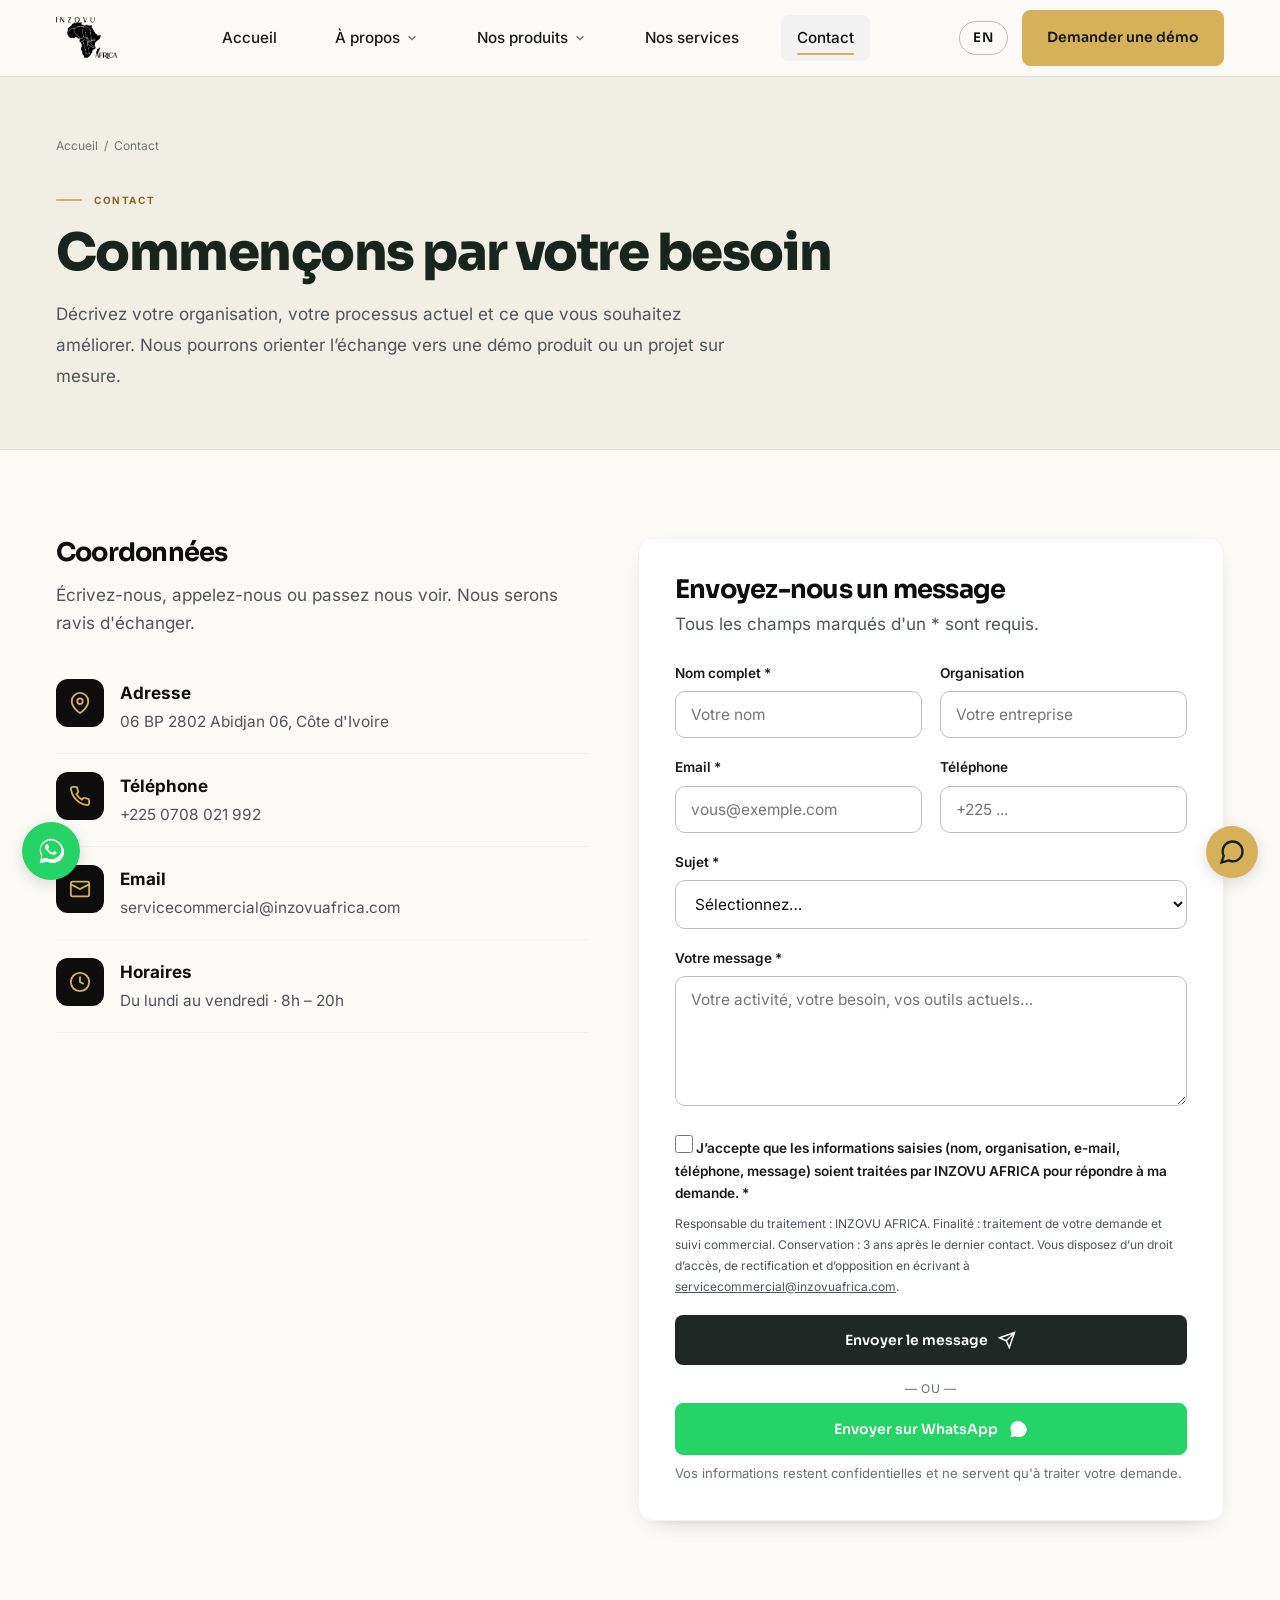
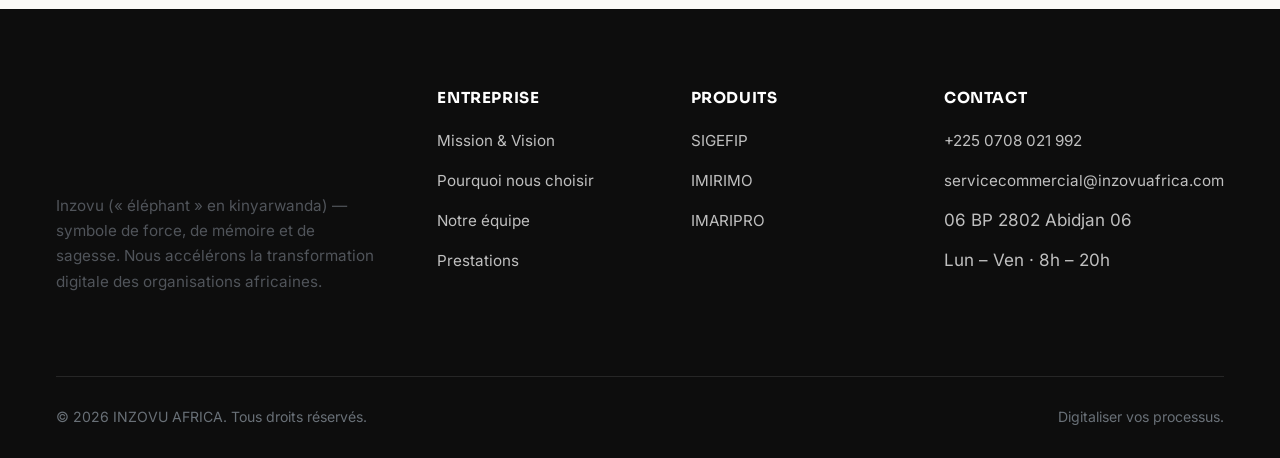
<file: contact.html>
<!DOCTYPE html>
<html lang="fr">
<head>
  <meta charset="UTF-8" />
  <meta name="viewport" content="width=device-width, initial-scale=1.0" />
  <title>Contact — Inzovu Africa</title>
  <meta name="description" content="Contactez Inzovu Africa : Abidjan, +225 0708 021 992, servicecommercial@inzovuafrica.com. Demandez une démo ou un devis pour votre projet de transformation digitale." />
  <link rel="stylesheet" href="fonts.css" />
  <link rel="icon" href="favicon.ico" sizes="any" />
  <link rel="icon" type="image/png" sizes="32x32" href="favicon-32.png" />
  <link rel="apple-touch-icon" href="apple-touch-icon.png" />
  <link rel="stylesheet" href="style.css" />
  <link rel="stylesheet" href="editorial.css" />
  <link rel="canonical" href="https://inzovuafrica.com/contact" />
</head>
<body>
<a class="skip-link" href="#contenu">Aller au contenu</a>

  <header class="site-header">
    <div class="container nav">
      <a href="index.html" class="brand" aria-label="Inzovu Africa — accueil">
        <img class="brand-logo" src="logo-inzovu-dark.png" alt="INZOVU AFRICA" />
      </a>
      <nav>
        <ul class="nav-menu">
          <li><a href="index.html">Accueil</a></li>
          <li class="dropdown">
            <a href="a-propos.html">À propos
              <svg class="caret" viewBox="0 0 24 24" fill="none" stroke="currentColor" stroke-width="2"><path d="M6 9l6 6 6-6"/></svg>
            </a>
            <div class="dropdown-menu">
              <a href="a-propos.html#mission"><strong>Mission & Vision</strong><span>Notre raison d'être</span></a>
              <a href="a-propos.html#pourquoi"><strong>Pourquoi nous choisir</strong><span>Nos engagements</span></a>
              <a href="a-propos.html#equipe"><strong>Notre équipe</strong><span>Des experts africains</span></a>
            </div>
          </li>
          <li class="dropdown">
            <a href="produits.html">Nos produits
              <svg class="caret" viewBox="0 0 24 24" fill="none" stroke="currentColor" stroke-width="2"><path d="M6 9l6 6 6-6"/></svg>
            </a>
            <div class="dropdown-menu">
              <a href="produits.html#sigefip"><strong>SIGEFIP</strong><span>Gestion financière des projets</span></a>
              <a href="produits.html#imirimo"><strong>IMIRIMO</strong><span>Paie & ressources humaines</span></a>
              <a href="produits.html#imaripro"><strong>IMARIPRO</strong><span>Gestion financière & comptable</span></a>
            </div>
          </li>
          <li><a href="services.html">Nos services</a></li>
          <li><a href="contact.html" class="active">Contact</a></li>
        </ul>
      </nav>
      <div class="nav-cta">
        <a href="contact.html" class="btn btn--accent">Demander une démo</a>
        <button class="nav-toggle" aria-label="Menu" aria-expanded="false"><span></span><span></span><span></span></button>
      </div>
    </div>
  </header>

  <main id="contenu">
  <section class="page-hero">
    <div class="container">
      <div class="breadcrumb"><a href="index.html">Accueil</a> &nbsp;/&nbsp; Contact</div>
      <span class="eyebrow">Contact</span>
      <h1>Commençons par votre besoin</h1>
      <p>Décrivez votre organisation, votre processus actuel et ce que vous souhaitez améliorer. Nous pourrons orienter l’échange vers une démo produit ou un projet sur mesure.</p>
    </div>
  </section>

  <section class="section">
    <div class="container contact-grid">
      <div class="reveal">
        <h2 style="font-size:1.6rem;">Coordonnées</h2>
        <p style="margin:14px 0 24px;">Écrivez-nous, appelez-nous ou passez nous voir. Nous serons ravis d'échanger.</p>
        <div class="info-item">
          <div class="ic"><svg viewBox="0 0 24 24" fill="none" stroke="currentColor" stroke-width="2"><path d="M21 10c0 7-9 13-9 13s-9-6-9-13a9 9 0 0 1 18 0z"/><circle cx="12" cy="10" r="3"/></svg></div>
          <div><b>Adresse</b><span>06 BP 2802 Abidjan 06, Côte d'Ivoire</span></div>
        </div>
        <div class="info-item">
          <div class="ic"><svg viewBox="0 0 24 24" fill="none" stroke="currentColor" stroke-width="2"><path d="M22 16.92v3a2 2 0 0 1-2.18 2 19.79 19.79 0 0 1-8.63-3.07 19.5 19.5 0 0 1-6-6 19.79 19.79 0 0 1-3.07-8.67A2 2 0 0 1 4.11 2h3a2 2 0 0 1 2 1.72c.13.96.36 1.9.7 2.81a2 2 0 0 1-.45 2.11L8.09 9.91a16 16 0 0 0 6 6l1.27-1.27a2 2 0 0 1 2.11-.45c.91.34 1.85.57 2.81.7A2 2 0 0 1 22 16.92z"/></svg></div>
          <div><b>Téléphone</b><a href="tel:+2250708021992">+225 0708 021 992</a></div>
        </div>
        <div class="info-item">
          <div class="ic"><svg viewBox="0 0 24 24" fill="none" stroke="currentColor" stroke-width="2"><rect x="2" y="4" width="20" height="16" rx="2"/><path d="m22 7-10 5L2 7"/></svg></div>
          <div><b>Email</b><a href="mailto:servicecommercial@inzovuafrica.com">servicecommercial@inzovuafrica.com</a></div>
        </div>
        <div class="info-item">
          <div class="ic"><svg viewBox="0 0 24 24" fill="none" stroke="currentColor" stroke-width="2"><circle cx="12" cy="12" r="10"/><path d="M12 6v6l4 2"/></svg></div>
          <div><b>Horaires</b><span>Du lundi au vendredi · 8h – 20h</span></div>
        </div>
      </div>

      <form class="form reveal" id="contact-form" action="/api/contact" method="POST">
        <input type="hidden" name="_t" value="" />
        <input type="text" name="_honey" tabindex="-1" autocomplete="off" aria-hidden="true" style="position:absolute;left:-9999px" />
        <h2 style="font-size:1.6rem;margin-bottom:6px;">Envoyez-nous un message</h2>
        <p style="margin-bottom:24px;">Tous les champs marqués d'un * sont requis.</p>
        <div class="form-row">
          <div class="field"><label for="nom">Nom complet *</label><input id="nom" name="nom" type="text" required placeholder="Votre nom" /></div>
          <div class="field"><label for="entreprise">Organisation</label><input id="entreprise" name="entreprise" type="text" placeholder="Votre entreprise" /></div>
        </div>
        <div class="form-row">
          <div class="field"><label for="email">Email *</label><input id="email" name="email" type="email" required placeholder="vous@exemple.com" /></div>
          <div class="field"><label for="tel">Téléphone</label><input id="tel" name="tel" type="tel" placeholder="+225 ..." /></div>
        </div>
        <div class="field">
          <label for="sujet">Sujet *</label>
          <select id="sujet" name="sujet" required>
            <option value="">Sélectionnez…</option>
            <option value="Demande de démo">Demande de démo</option>
            <option value="Développement sur mesure">Développement sur mesure</option>
            <option value="Produit SIGEFIP / IMIRIMO / IMARIPRO">Produit SIGEFIP / IMIRIMO / IMARIPRO</option>
            <option value="Fournitures informatiques">Fournitures informatiques</option>
            <option value="Conseil & transformation">Conseil & transformation</option>
            <option value="Autre">Autre</option>
          </select>
        </div>
        <div class="field">
          <label for="message">Votre message *</label>
          <textarea id="message" name="message" required placeholder="Votre activité, votre besoin, vos outils actuels…"></textarea>
        </div>
        <div class="field consent">
          <label for="consent" class="consent-label">
            <input id="consent" name="consent" type="checkbox" value="oui" required />
            <span>J’accepte que les informations saisies (nom, organisation, e-mail, téléphone, message) soient traitées par INZOVU AFRICA pour répondre à ma demande. *</span>
          </label>
          <p class="form-notice">Responsable du traitement : INZOVU AFRICA. Finalité : traitement de votre demande et suivi commercial. Conservation : 3 ans après le dernier contact. Vous disposez d’un droit d’accès, de rectification et d’opposition en écrivant à <a href="mailto:servicecommercial@inzovuafrica.com">servicecommercial@inzovuafrica.com</a>.</p>
        </div>
        <button type="submit" class="btn btn--primary" style="width:100%;justify-content:center;">Envoyer le message
          <svg viewBox="0 0 24 24" fill="none" stroke="currentColor" stroke-width="2"><path d="M22 2 11 13M22 2l-7 20-4-9-9-4 20-7z"/></svg>
        </button>
        <p class="form-note form-status" aria-live="polite">Vos informations restent confidentielles et ne servent qu'à traiter votre demande.</p>
      </form>
    </div>
  </section>

  </main>
<footer class="site-footer">
    <div class="container">
      <div class="footer-grid">
        <div class="footer-brand">
          <a href="index.html" class="brand">
            <img class="brand-logo" src="logo-inzovu-dark.png" alt="INZOVU AFRICA" />
          </a>
          <p>Inzovu (« éléphant » en kinyarwanda) — symbole de force, de mémoire et de sagesse. Nous accélérons la transformation digitale des organisations africaines.</p>
          <div class="socials">
            
            
            
          </div>
        </div>
        <div><h4>Entreprise</h4><ul class="f-links"><li><a href="a-propos.html#mission">Mission & Vision</a></li><li><a href="a-propos.html#pourquoi">Pourquoi nous choisir</a></li><li><a href="a-propos.html#equipe">Notre équipe</a></li><li><a href="services.html">Prestations</a></li></ul></div>
        <div><h4>Produits</h4><ul class="f-links"><li><a href="produits.html#sigefip">SIGEFIP</a></li><li><a href="produits.html#imirimo">IMIRIMO</a></li><li><a href="produits.html#imaripro">IMARIPRO</a></li></ul></div>
        <div><h4>Contact</h4><ul class="f-links"><li><a href="tel:+2250708021992">+225 0708 021 992</a></li><li><a href="mailto:servicecommercial@inzovuafrica.com">servicecommercial@inzovuafrica.com</a></li><li>06 BP 2802 Abidjan 06</li><li>Lun – Ven · 8h – 20h</li></ul></div>
      </div>
      <div class="footer-bottom">
        <span>© <span id="year">2026</span> INZOVU AFRICA. Tous droits réservés.</span>
        <span>Digitaliser vos processus.</span>
      </div>
    </div>
  </footer>

  <script src="i18n.js"></script>
  <script src="main.js"></script>
</body>
</html>
</file>
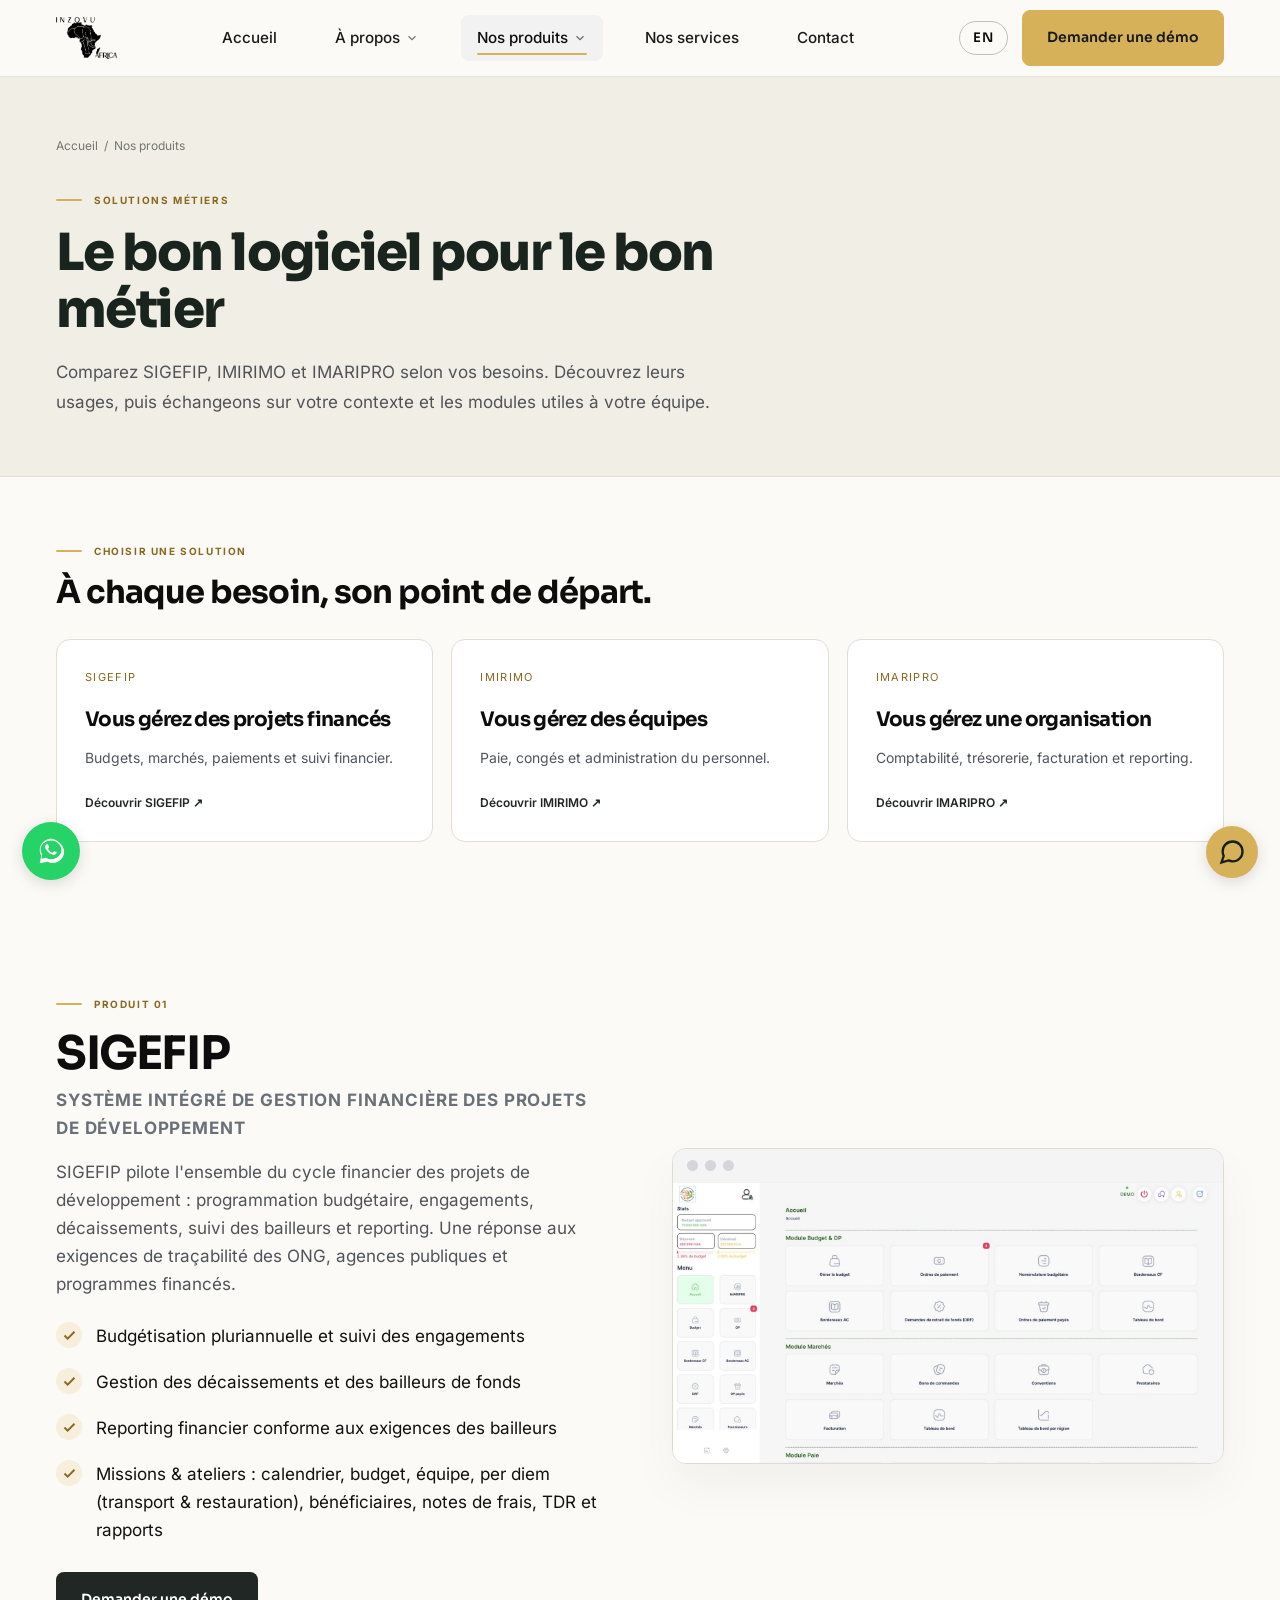
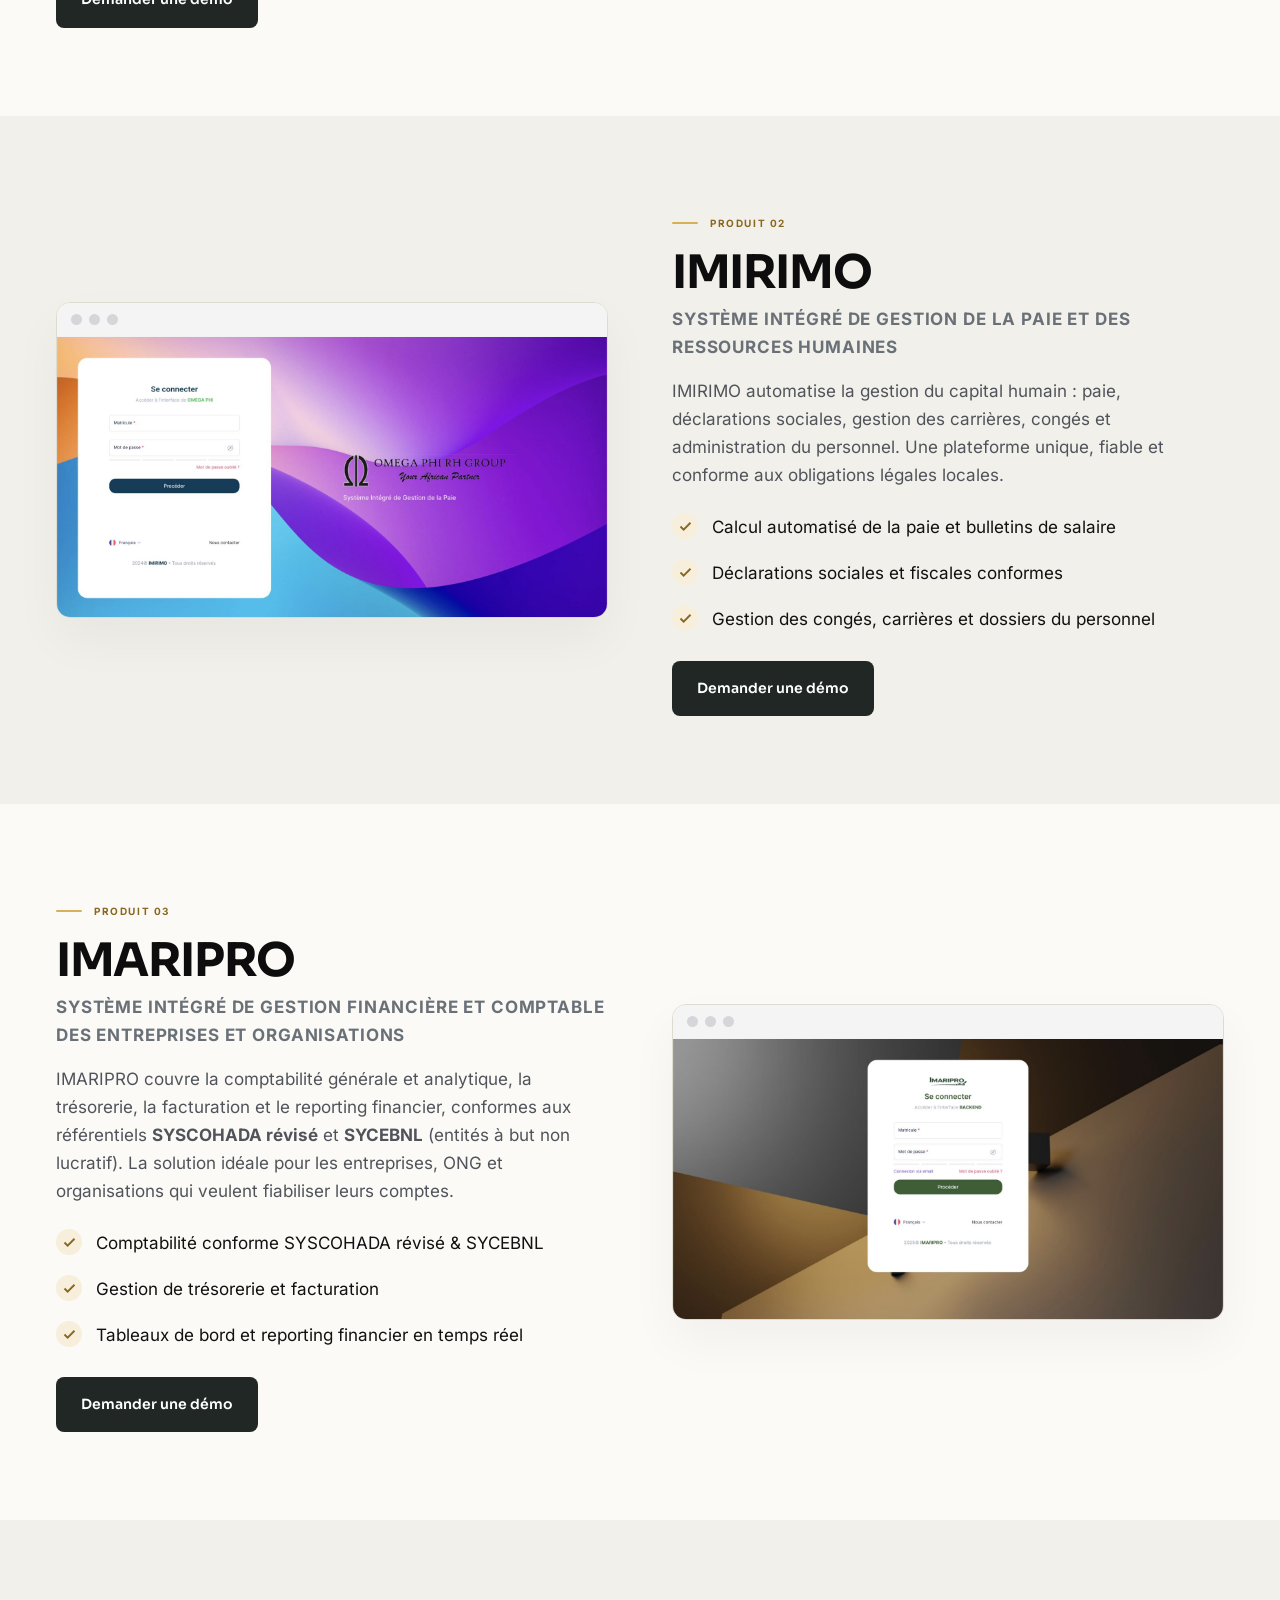
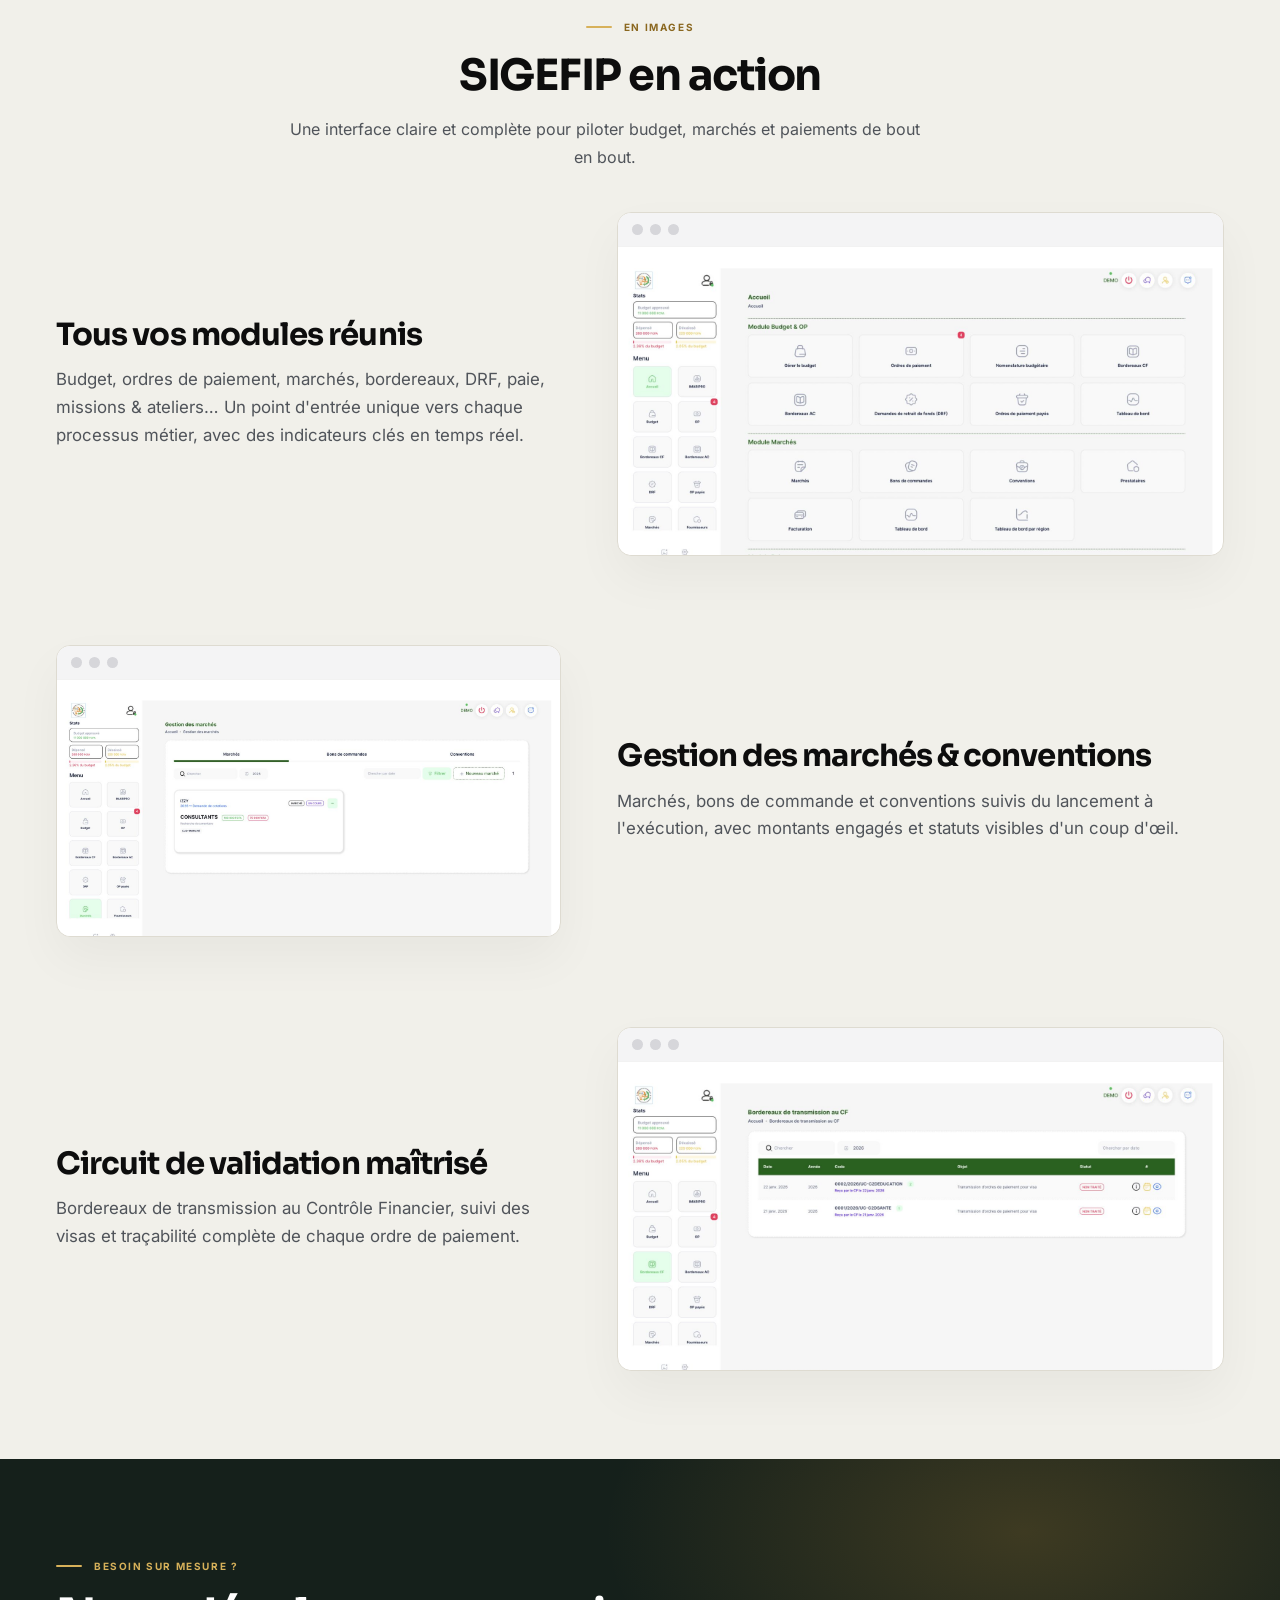
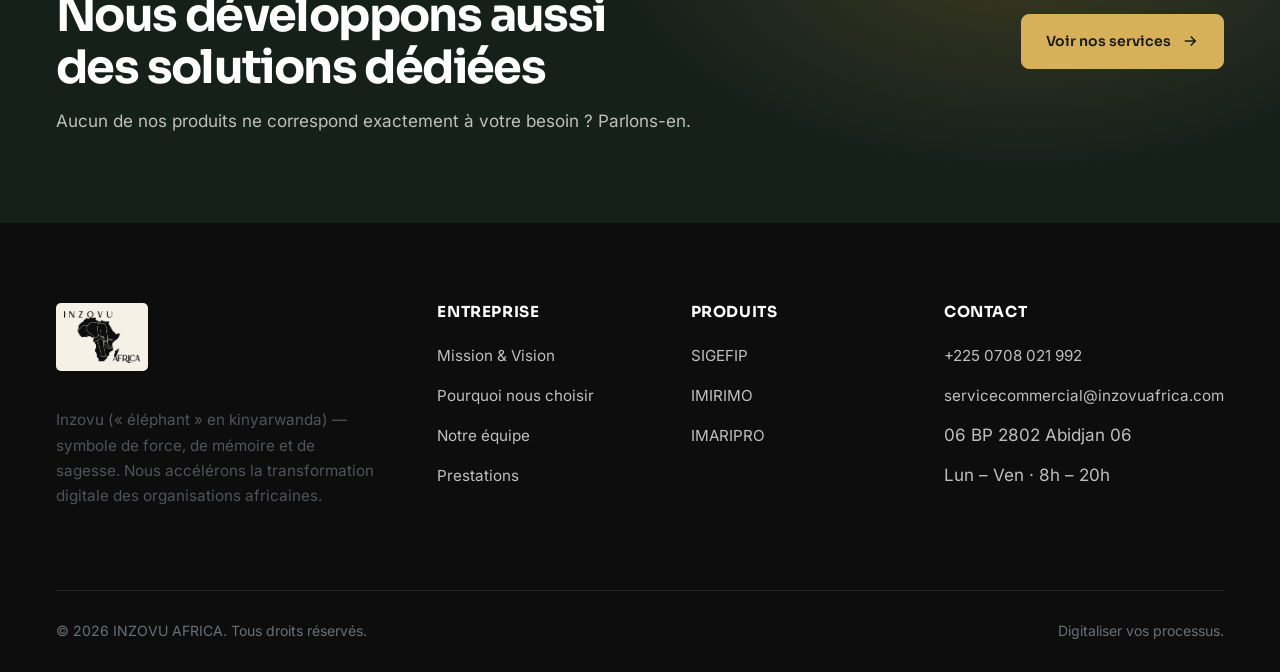
<file: produits.html>
<!DOCTYPE html>
<html lang="fr">
<head>
  <meta charset="UTF-8" />
  <meta name="viewport" content="width=device-width, initial-scale=1.0" />
  <title>Nos produits — SIGEFIP, IMIRIMO, IMARIPRO | Inzovu Africa</title>
  <meta name="description" content="Découvrez les solutions métiers d'Inzovu Africa : SIGEFIP (finance des projets), IMIRIMO (paie & RH) et IMARIPRO (gestion financière & comptable)." />
  <link rel="stylesheet" href="fonts.css" />
  <link rel="icon" href="favicon.ico" sizes="any" />
  <link rel="icon" type="image/png" sizes="32x32" href="favicon-32.png" />
  <link rel="apple-touch-icon" href="apple-touch-icon.png" />
  <link rel="stylesheet" href="style.css" />
  <link rel="stylesheet" href="editorial.css" />
  <link rel="canonical" href="https://inzovuafrica.com/produits" />
</head>
<body>
<a class="skip-link" href="#contenu">Aller au contenu</a>

  <header class="site-header">
    <div class="container nav">
      <a href="index.html" class="brand" aria-label="Inzovu Africa — accueil">
        <img class="brand-logo" src="logo-inzovu-dark.png" alt="INZOVU AFRICA" />
      </a>
      <nav>
        <ul class="nav-menu">
          <li><a href="index.html">Accueil</a></li>
          <li class="dropdown">
            <a href="a-propos.html">À propos
              <svg class="caret" viewBox="0 0 24 24" fill="none" stroke="currentColor" stroke-width="2"><path d="M6 9l6 6 6-6"/></svg>
            </a>
            <div class="dropdown-menu">
              <a href="a-propos.html#mission"><strong>Mission & Vision</strong><span>Notre raison d'être</span></a>
              <a href="a-propos.html#pourquoi"><strong>Pourquoi nous choisir</strong><span>Nos engagements</span></a>
              <a href="a-propos.html#equipe"><strong>Notre équipe</strong><span>Des experts africains</span></a>
            </div>
          </li>
          <li class="dropdown">
            <a href="produits.html" class="active">Nos produits
              <svg class="caret" viewBox="0 0 24 24" fill="none" stroke="currentColor" stroke-width="2"><path d="M6 9l6 6 6-6"/></svg>
            </a>
            <div class="dropdown-menu">
              <a href="produits.html#sigefip"><strong>SIGEFIP</strong><span>Gestion financière des projets</span></a>
              <a href="produits.html#imirimo"><strong>IMIRIMO</strong><span>Paie & ressources humaines</span></a>
              <a href="produits.html#imaripro"><strong>IMARIPRO</strong><span>Gestion financière & comptable</span></a>
            </div>
          </li>
          <li><a href="services.html">Nos services</a></li>
          <li><a href="contact.html">Contact</a></li>
        </ul>
      </nav>
      <div class="nav-cta">
        <a href="contact.html" class="btn btn--accent">Demander une démo</a>
        <button class="nav-toggle" aria-label="Menu" aria-expanded="false"><span></span><span></span><span></span></button>
      </div>
    </div>
  </header>

  <main id="contenu">
  <section class="page-hero">
    <div class="container">
      <div class="breadcrumb"><a href="index.html">Accueil</a> &nbsp;/&nbsp; Nos produits</div>
      <span class="eyebrow">Solutions métiers</span>
      <h1>Le bon logiciel pour le bon métier</h1>
      <p>Comparez SIGEFIP, IMIRIMO et IMARIPRO selon vos besoins. Découvrez leurs usages, puis échangeons sur votre contexte et les modules utiles à votre équipe.</p>
    </div>
  </section>

<section class="solution-finder section--tight"><div class="container"><div class="finder-intro"><span class="eyebrow">Choisir une solution</span><h2>À chaque besoin, son point de départ.</h2></div><div class="finder-grid">
<a href="#sigefip"><span class="finder-label">SIGEFIP</span><h3>Vous gérez des projets financés</h3><p>Budgets, marchés, paiements et suivi financier.</p><span class="finder-cta">Découvrir SIGEFIP ↗</span></a>
<a href="#imirimo"><span class="finder-label">IMIRIMO</span><h3>Vous gérez des équipes</h3><p>Paie, congés et administration du personnel.</p><span class="finder-cta">Découvrir IMIRIMO ↗</span></a>
<a href="#imaripro"><span class="finder-label">IMARIPRO</span><h3>Vous gérez une organisation</h3><p>Comptabilité, trésorerie, facturation et reporting.</p><span class="finder-cta">Découvrir IMARIPRO ↗</span></a>
</div></div></section>
  <!-- SIGEFIP -->
  <section class="section" id="sigefip">
    <div class="container split">
      <div class="reveal">
        <span class="eyebrow">Produit 01</span>
        <h2>SIGEFIP</h2>
        <p class="sub" style="font-weight:700;letter-spacing:.05em;text-transform:uppercase;color:var(--grey-500);margin:6px 0 16px;">Système Intégré de Gestion Financière des Projets de Développement</p>
        <p>SIGEFIP pilote l'ensemble du cycle financier des projets de développement : programmation budgétaire, engagements, décaissements, suivi des bailleurs et reporting. Une réponse aux exigences de traçabilité des ONG, agences publiques et programmes financés.</p>
        <ul class="feature-list" style="margin-top:24px;">
          <li><span class="tick"><svg viewBox="0 0 24 24" fill="none" stroke="currentColor" stroke-width="3"><path d="M20 6L9 17l-5-5"/></svg></span><span>Budgétisation pluriannuelle et suivi des engagements</span></li>
          <li><span class="tick"><svg viewBox="0 0 24 24" fill="none" stroke="currentColor" stroke-width="3"><path d="M20 6L9 17l-5-5"/></svg></span><span>Gestion des décaissements et des bailleurs de fonds</span></li>
          <li><span class="tick"><svg viewBox="0 0 24 24" fill="none" stroke="currentColor" stroke-width="3"><path d="M20 6L9 17l-5-5"/></svg></span><span>Reporting financier conforme aux exigences des bailleurs</span></li>
          <li><span class="tick"><svg viewBox="0 0 24 24" fill="none" stroke="currentColor" stroke-width="3"><path d="M20 6L9 17l-5-5"/></svg></span><span>Missions &amp; ateliers : calendrier, budget, équipe, per diem (transport &amp; restauration), bénéficiaires, notes de frais, TDR et rapports</span></li>
        </ul>
        <div class="btn-row" style="margin-top:28px;"><a href="contact.html" class="btn btn--primary">Demander une démo</a></div>
      </div>
      <div class="reveal">
        <div class="app-frame"><div class="bar"><i></i><i></i><i></i></div><img src="sigefip-budget.jpg" alt="SIGEFIP — tableau de bord et modules" loading="lazy" /></div>
      </div>
    </div>
  </section>

  <!-- IMIRIMO -->
  <section class="section section--grey" id="imirimo">
    <div class="container split">
      <div class="reveal">
        <div class="app-frame"><div class="bar"><i></i><i></i><i></i></div><img src="imirimo-login.jpg" alt="IMIRIMO — accès sécurisé" loading="lazy" /></div>
      </div>
      <div class="reveal">
        <span class="eyebrow">Produit 02</span>
        <h2>IMIRIMO</h2>
        <p class="sub" style="font-weight:700;letter-spacing:.05em;text-transform:uppercase;color:var(--grey-500);margin:6px 0 16px;">Système Intégré de Gestion de la Paie et des Ressources Humaines</p>
        <p>IMIRIMO automatise la gestion du capital humain : paie, déclarations sociales, gestion des carrières, congés et administration du personnel. Une plateforme unique, fiable et conforme aux obligations légales locales.</p>
        <ul class="feature-list" style="margin-top:24px;">
          <li><span class="tick"><svg viewBox="0 0 24 24" fill="none" stroke="currentColor" stroke-width="3"><path d="M20 6L9 17l-5-5"/></svg></span><span>Calcul automatisé de la paie et bulletins de salaire</span></li>
          <li><span class="tick"><svg viewBox="0 0 24 24" fill="none" stroke="currentColor" stroke-width="3"><path d="M20 6L9 17l-5-5"/></svg></span><span>Déclarations sociales et fiscales conformes</span></li>
          <li><span class="tick"><svg viewBox="0 0 24 24" fill="none" stroke="currentColor" stroke-width="3"><path d="M20 6L9 17l-5-5"/></svg></span><span>Gestion des congés, carrières et dossiers du personnel</span></li>
        </ul>
        <div class="btn-row" style="margin-top:28px;"><a href="contact.html" class="btn btn--primary">Demander une démo</a></div>
      </div>
    </div>
  </section>

  <!-- IMARIPRO -->
  <section class="section" id="imaripro">
    <div class="container split">
      <div class="reveal">
        <span class="eyebrow">Produit 03</span>
        <h2>IMARIPRO</h2>
        <p class="sub" style="font-weight:700;letter-spacing:.05em;text-transform:uppercase;color:var(--grey-500);margin:6px 0 16px;">Système Intégré de Gestion Financière et Comptable des Entreprises et Organisations</p>
        <p>IMARIPRO couvre la comptabilité générale et analytique, la trésorerie, la facturation et le reporting financier, conformes aux référentiels <strong>SYSCOHADA révisé</strong> et <strong>SYCEBNL</strong> (entités à but non lucratif). La solution idéale pour les entreprises, ONG et organisations qui veulent fiabiliser leurs comptes.</p>
        <ul class="feature-list" style="margin-top:24px;">
          <li><span class="tick"><svg viewBox="0 0 24 24" fill="none" stroke="currentColor" stroke-width="3"><path d="M20 6L9 17l-5-5"/></svg></span><span>Comptabilité conforme SYSCOHADA révisé &amp; SYCEBNL</span></li>
          <li><span class="tick"><svg viewBox="0 0 24 24" fill="none" stroke="currentColor" stroke-width="3"><path d="M20 6L9 17l-5-5"/></svg></span><span>Gestion de trésorerie et facturation</span></li>
          <li><span class="tick"><svg viewBox="0 0 24 24" fill="none" stroke="currentColor" stroke-width="3"><path d="M20 6L9 17l-5-5"/></svg></span><span>Tableaux de bord et reporting financier en temps réel</span></li>
        </ul>
        <div class="btn-row" style="margin-top:28px;"><a href="contact.html" class="btn btn--primary">Demander une démo</a></div>
      </div>
      <div class="reveal">
        <div class="app-frame"><div class="bar"><i></i><i></i><i></i></div><img src="imaripro-login.jpg" alt="IMARIPRO — accès sécurisé" loading="lazy" /></div>
      </div>
    </div>
  </section>

  <!-- SHOWCASE -->
  <section class="section section--grey" id="apercu">
    <div class="container">
      <div class="section-head center reveal">
        <span class="eyebrow">En images</span>
        <h2>SIGEFIP en action</h2>
        <p>Une interface claire et complète pour piloter budget, marchés et paiements de bout en bout.</p>
      </div>
      <div class="showcase">
        <div class="row reveal">
          <div class="sc-text">
            <h3>Tous vos modules réunis</h3>
            <p>Budget, ordres de paiement, marchés, bordereaux, DRF, paie, missions &amp; ateliers… Un point d'entrée unique vers chaque processus métier, avec des indicateurs clés en temps réel.</p>
          </div>
          <div class="sc-media"><div class="app-frame"><div class="bar"><i></i><i></i><i></i></div><img src="sigefip-budget.jpg" alt="SIGEFIP — tableau de bord des modules" loading="lazy" /></div></div>
        </div>
        <div class="row reveal">
          <div class="sc-text">
            <h3>Gestion des marchés &amp; conventions</h3>
            <p>Marchés, bons de commande et conventions suivis du lancement à l'exécution, avec montants engagés et statuts visibles d'un coup d'œil.</p>
          </div>
          <div class="sc-media"><div class="app-frame"><div class="bar"><i></i><i></i><i></i></div><img src="sigefip-marches.jpg" alt="SIGEFIP — gestion des marchés" loading="lazy" /></div></div>
        </div>
        <div class="row reveal">
          <div class="sc-text">
            <h3>Circuit de validation maîtrisé</h3>
            <p>Bordereaux de transmission au Contrôle Financier, suivi des visas et traçabilité complète de chaque ordre de paiement.</p>
          </div>
          <div class="sc-media"><div class="app-frame"><div class="bar"><i></i><i></i><i></i></div><img src="sigefip-dashboard.jpg" alt="SIGEFIP — bordereaux de transmission au CF" loading="lazy" /></div></div>
        </div>
      </div>
    </div>
  </section>

  <!-- CTA -->
  <section class="section section--dark cta-band">
    <div class="container">
      <div class="cta-inner reveal">
        <div>
          <span class="eyebrow">Besoin sur mesure ?</span>
          <h2>Nous développons aussi des solutions dédiées</h2>
          <p style="margin-top:14px;">Aucun de nos produits ne correspond exactement à votre besoin ? Parlons-en.</p>
        </div>
        <a href="services.html" class="btn btn--accent">Voir nos services
          <svg viewBox="0 0 24 24" fill="none" stroke="currentColor" stroke-width="2"><path d="M5 12h14M13 6l6 6-6 6"/></svg>
        </a>
      </div>
    </div>
  </section>

  </main>
<footer class="site-footer">
    <div class="container">
      <div class="footer-grid">
        <div class="footer-brand">
          <a href="index.html" class="brand">
            <img class="brand-logo" src="logo-inzovu-dark.png" alt="INZOVU AFRICA" />
          </a>
          <p>Inzovu (« éléphant » en kinyarwanda) — symbole de force, de mémoire et de sagesse. Nous accélérons la transformation digitale des organisations africaines.</p>
          <div class="socials">
            
            
            
          </div>
        </div>
        <div><h4>Entreprise</h4><ul class="f-links"><li><a href="a-propos.html#mission">Mission & Vision</a></li><li><a href="a-propos.html#pourquoi">Pourquoi nous choisir</a></li><li><a href="a-propos.html#equipe">Notre équipe</a></li><li><a href="services.html">Prestations</a></li></ul></div>
        <div><h4>Produits</h4><ul class="f-links"><li><a href="produits.html#sigefip">SIGEFIP</a></li><li><a href="produits.html#imirimo">IMIRIMO</a></li><li><a href="produits.html#imaripro">IMARIPRO</a></li></ul></div>
        <div><h4>Contact</h4><ul class="f-links"><li><a href="tel:+2250708021992">+225 0708 021 992</a></li><li><a href="mailto:servicecommercial@inzovuafrica.com">servicecommercial@inzovuafrica.com</a></li><li>06 BP 2802 Abidjan 06</li><li>Lun – Ven · 8h – 20h</li></ul></div>
      </div>
      <div class="footer-bottom">
        <span>© <span id="year">2026</span> INZOVU AFRICA. Tous droits réservés.</span>
        <span>Digitaliser vos processus.</span>
      </div>
    </div>
  </footer>

  <script src="i18n.js"></script>
  <script src="main.js"></script>
</body>
</html>
</file>
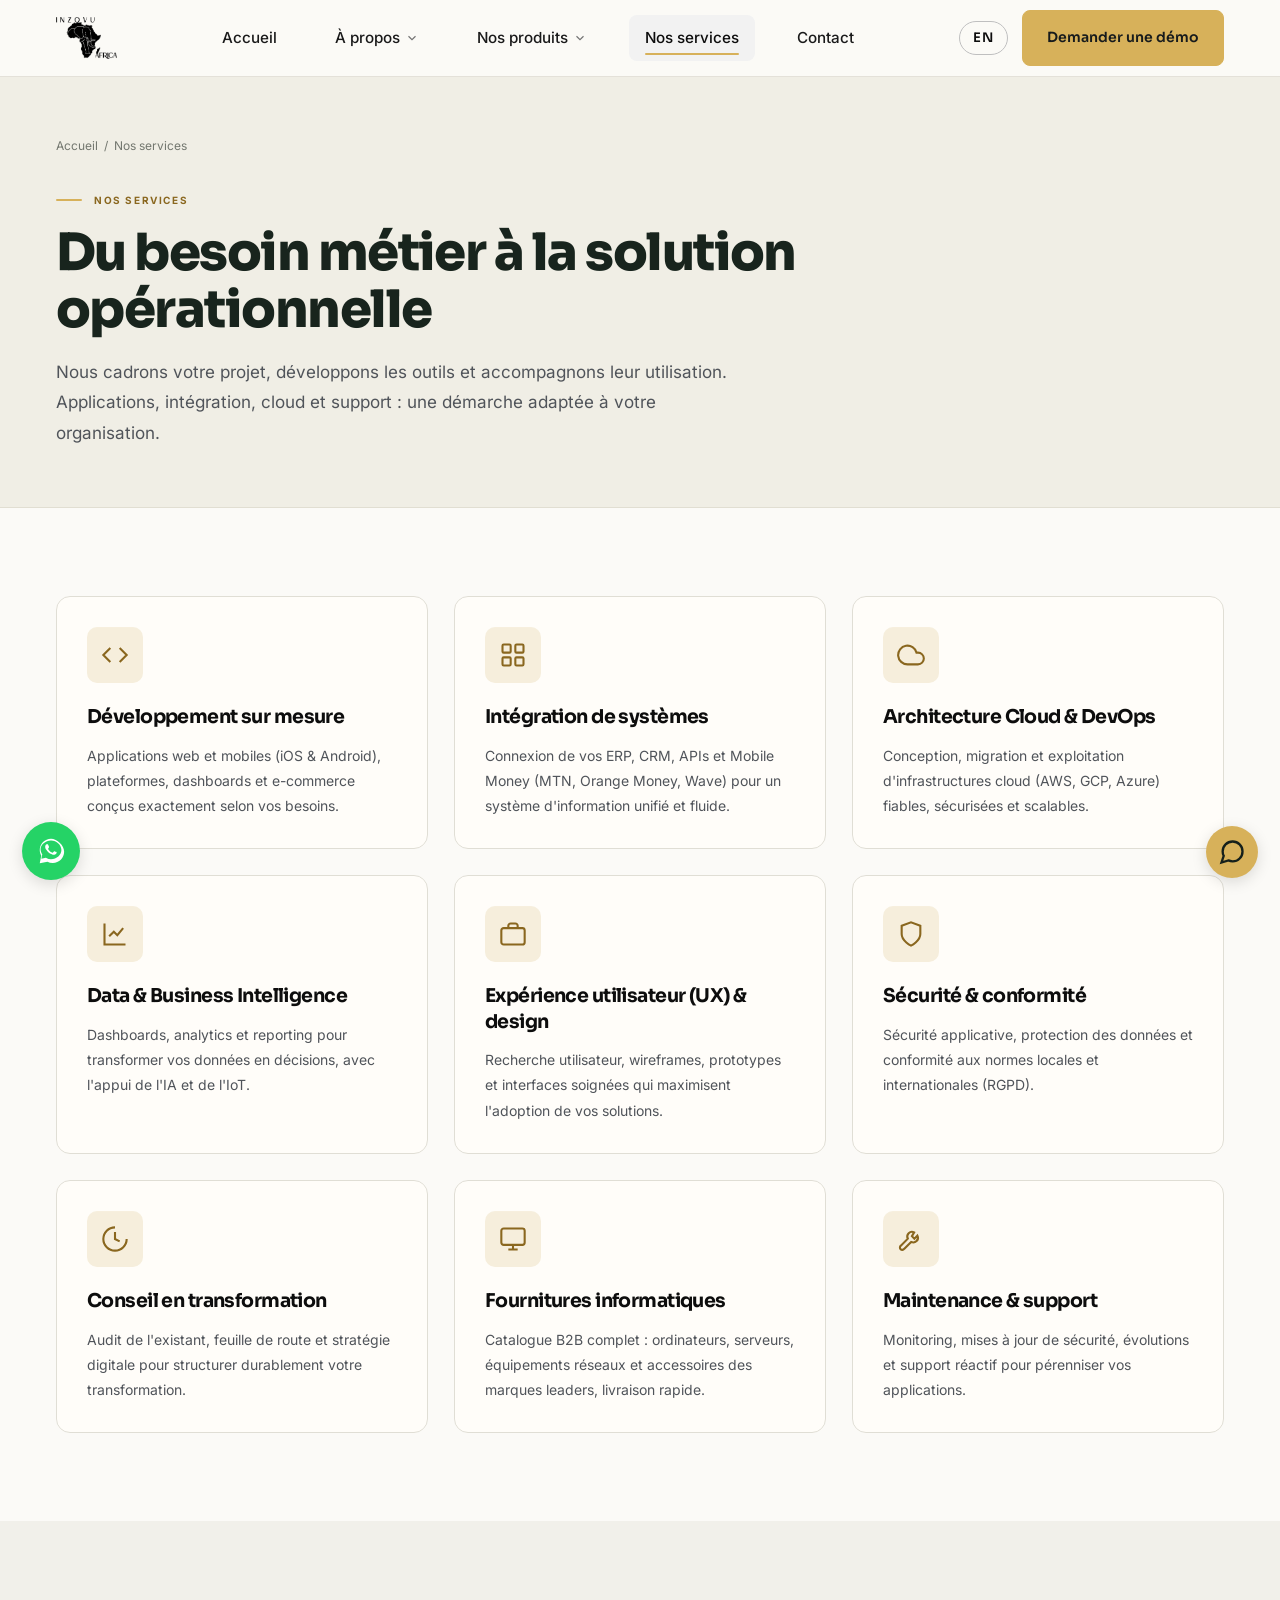
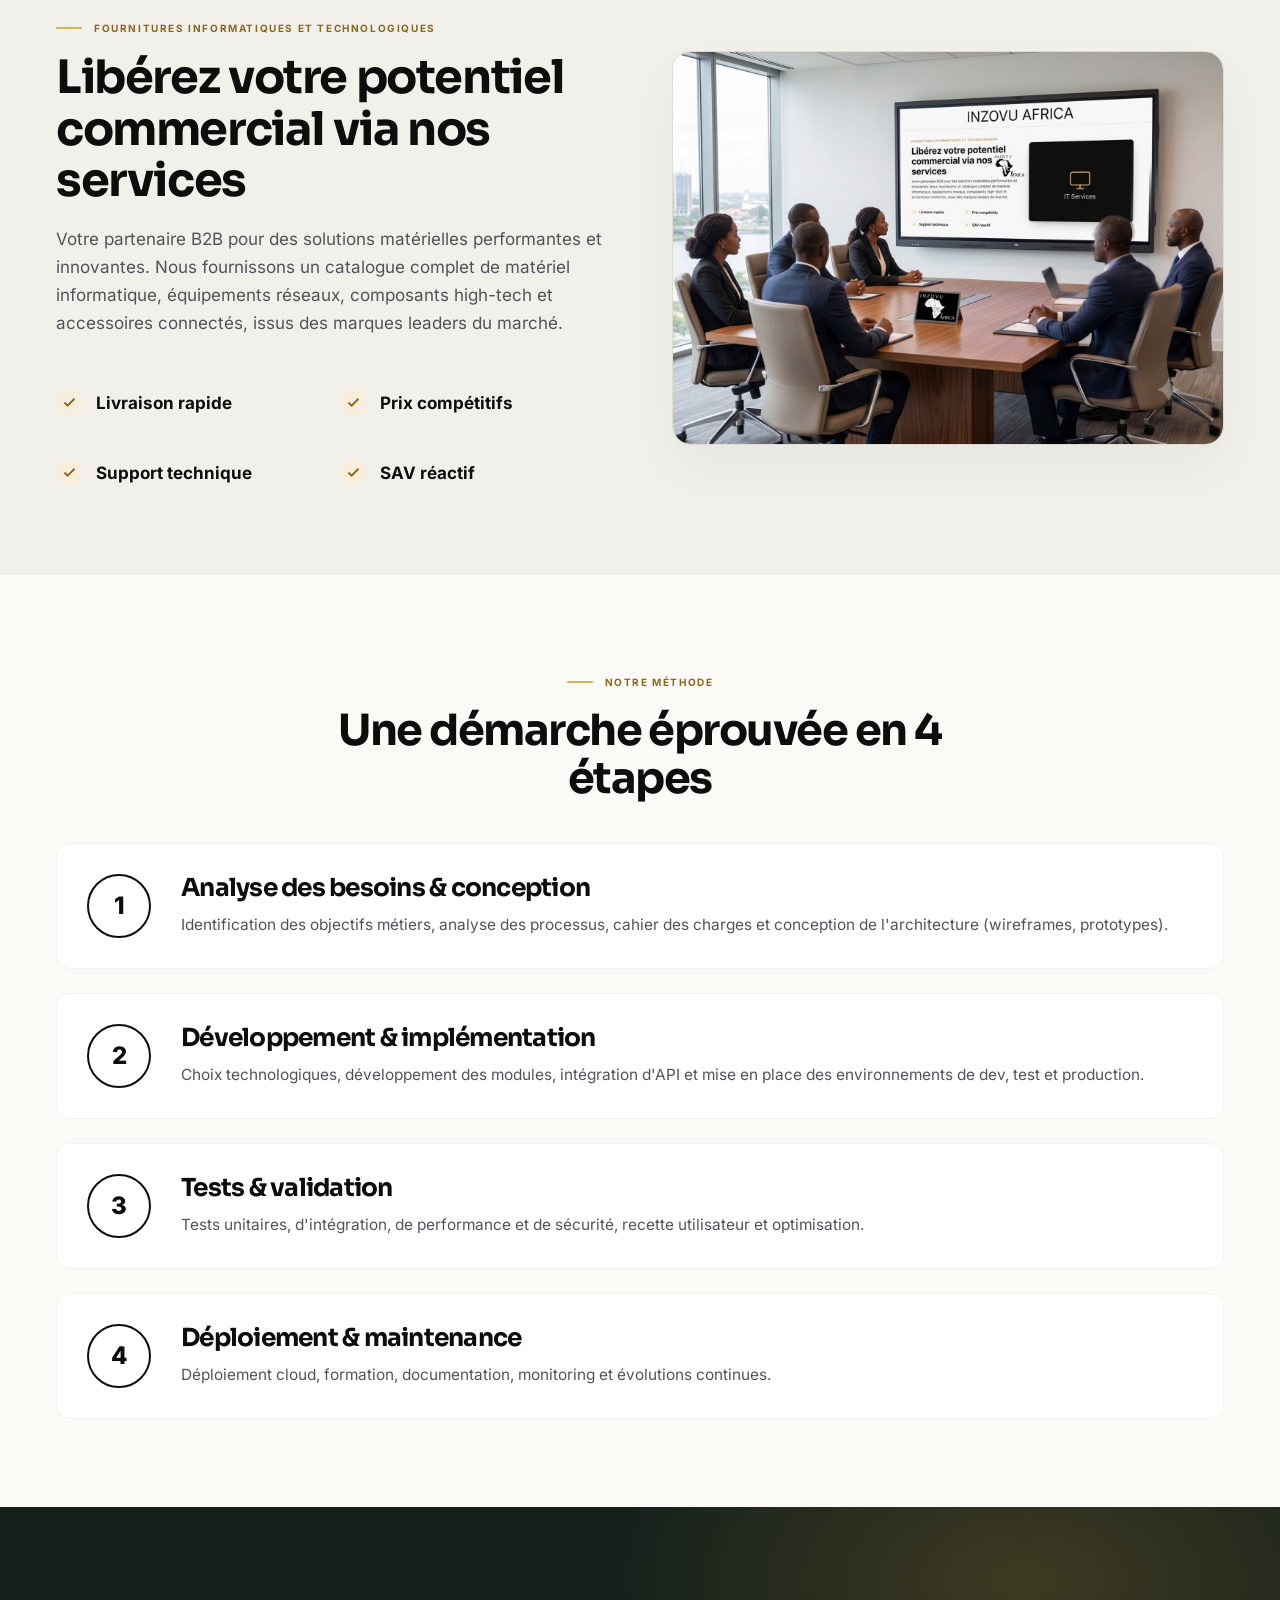
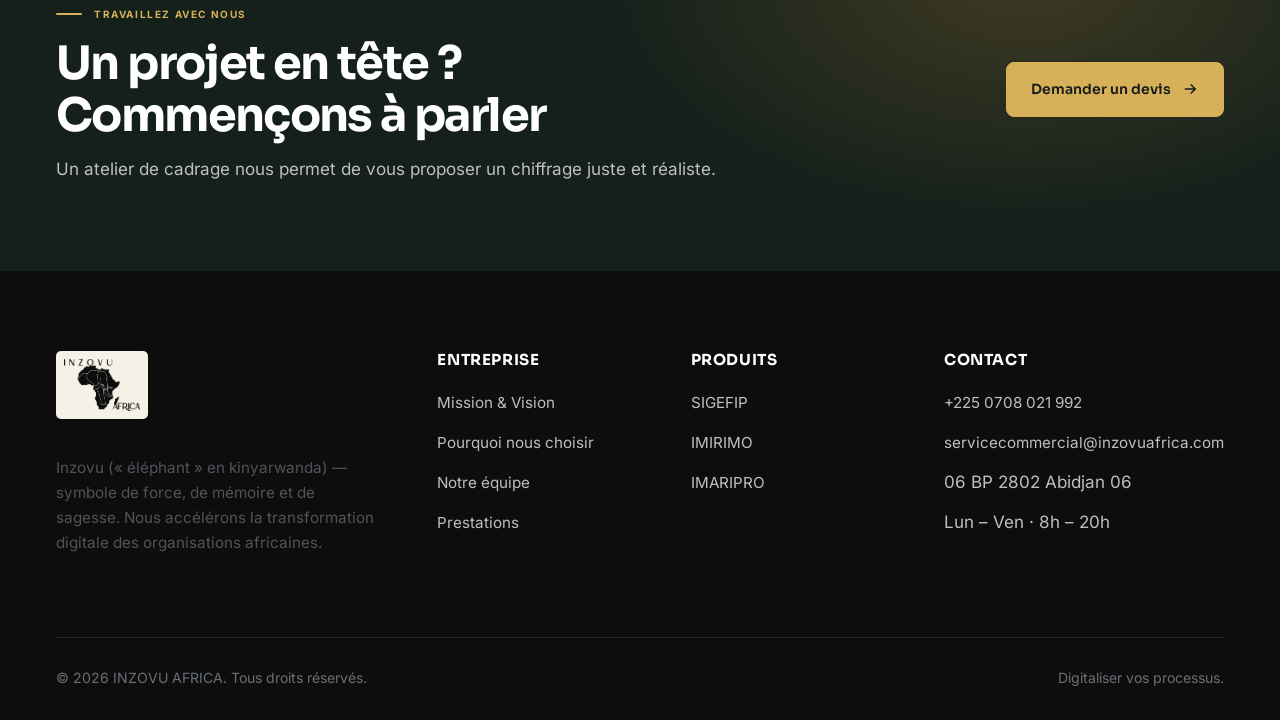
<file: services.html>
<!DOCTYPE html>
<html lang="fr">
<head>
  <meta charset="UTF-8" />
  <meta name="viewport" content="width=device-width, initial-scale=1.0" />
  <title>Nos services — Inzovu Africa</title>
  <meta name="description" content="Développement sur mesure, intégration de systèmes, cloud & DevOps, data & BI, UX design, sécurité et fournitures informatiques par Inzovu Africa." />
  <link rel="stylesheet" href="fonts.css" />
  <link rel="icon" href="favicon.ico" sizes="any" />
  <link rel="icon" type="image/png" sizes="32x32" href="favicon-32.png" />
  <link rel="apple-touch-icon" href="apple-touch-icon.png" />
  <link rel="stylesheet" href="style.css" />
  <link rel="stylesheet" href="editorial.css" />
  <link rel="canonical" href="https://inzovuafrica.com/services" />
</head>
<body>
<a class="skip-link" href="#contenu">Aller au contenu</a>

  <header class="site-header">
    <div class="container nav">
      <a href="index.html" class="brand" aria-label="Inzovu Africa — accueil">
        <img class="brand-logo" src="logo-inzovu-dark.png" alt="INZOVU AFRICA" />
      </a>
      <nav>
        <ul class="nav-menu">
          <li><a href="index.html">Accueil</a></li>
          <li class="dropdown">
            <a href="a-propos.html">À propos
              <svg class="caret" viewBox="0 0 24 24" fill="none" stroke="currentColor" stroke-width="2"><path d="M6 9l6 6 6-6"/></svg>
            </a>
            <div class="dropdown-menu">
              <a href="a-propos.html#mission"><strong>Mission & Vision</strong><span>Notre raison d'être</span></a>
              <a href="a-propos.html#pourquoi"><strong>Pourquoi nous choisir</strong><span>Nos engagements</span></a>
              <a href="a-propos.html#equipe"><strong>Notre équipe</strong><span>Des experts africains</span></a>
            </div>
          </li>
          <li class="dropdown">
            <a href="produits.html">Nos produits
              <svg class="caret" viewBox="0 0 24 24" fill="none" stroke="currentColor" stroke-width="2"><path d="M6 9l6 6 6-6"/></svg>
            </a>
            <div class="dropdown-menu">
              <a href="produits.html#sigefip"><strong>SIGEFIP</strong><span>Gestion financière des projets</span></a>
              <a href="produits.html#imirimo"><strong>IMIRIMO</strong><span>Paie & ressources humaines</span></a>
              <a href="produits.html#imaripro"><strong>IMARIPRO</strong><span>Gestion financière & comptable</span></a>
            </div>
          </li>
          <li><a href="services.html" class="active">Nos services</a></li>
          <li><a href="contact.html">Contact</a></li>
        </ul>
      </nav>
      <div class="nav-cta">
        <a href="contact.html" class="btn btn--accent">Demander une démo</a>
        <button class="nav-toggle" aria-label="Menu" aria-expanded="false"><span></span><span></span><span></span></button>
      </div>
    </div>
  </header>

  <main id="contenu">
  <section class="page-hero">
    <div class="container">
      <div class="breadcrumb"><a href="index.html">Accueil</a> &nbsp;/&nbsp; Nos services</div>
      <span class="eyebrow">Nos services</span>
      <h1>Du besoin métier à la solution opérationnelle</h1>
      <p>Nous cadrons votre projet, développons les outils et accompagnons leur utilisation. Applications, intégration, cloud et support : une démarche adaptée à votre organisation.</p>
    </div>
  </section>

  <!-- SERVICES GRID -->
  <section class="section">
    <div class="container">
      <div class="grid grid-3">
        <article class="card reveal"><div class="ic"><svg viewBox="0 0 24 24" fill="none" stroke="currentColor" stroke-width="1.8"><polyline points="16 18 22 12 16 6"/><polyline points="8 6 2 12 8 18"/></svg></div><h3>Développement sur mesure</h3><p>Applications web et mobiles (iOS & Android), plateformes, dashboards et e-commerce conçus exactement selon vos besoins.</p></article>
        <article class="card reveal"><div class="ic"><svg viewBox="0 0 24 24" fill="none" stroke="currentColor" stroke-width="1.8"><rect x="3" y="3" width="7" height="7" rx="1"/><rect x="14" y="3" width="7" height="7" rx="1"/><rect x="14" y="14" width="7" height="7" rx="1"/><rect x="3" y="14" width="7" height="7" rx="1"/></svg></div><h3>Intégration de systèmes</h3><p>Connexion de vos ERP, CRM, APIs et Mobile Money (MTN, Orange Money, Wave) pour un système d'information unifié et fluide.</p></article>
        <article class="card reveal"><div class="ic"><svg viewBox="0 0 24 24" fill="none" stroke="currentColor" stroke-width="1.8"><path d="M18 10h-1.26A8 8 0 1 0 9 20h9a5 5 0 0 0 0-10z"/></svg></div><h3>Architecture Cloud & DevOps</h3><p>Conception, migration et exploitation d'infrastructures cloud (AWS, GCP, Azure) fiables, sécurisées et scalables.</p></article>
        <article class="card reveal"><div class="ic"><svg viewBox="0 0 24 24" fill="none" stroke="currentColor" stroke-width="1.8"><path d="M3 3v18h18"/><path d="M7 14l4-4 3 3 5-6"/></svg></div><h3>Data & Business Intelligence</h3><p>Dashboards, analytics et reporting pour transformer vos données en décisions, avec l'appui de l'IA et de l'IoT.</p></article>
        <article class="card reveal"><div class="ic"><svg viewBox="0 0 24 24" fill="none" stroke="currentColor" stroke-width="1.8"><rect x="2" y="7" width="20" height="14" rx="2"/><path d="M16 7V5a2 2 0 0 0-2-2h-4a2 2 0 0 0-2 2v2"/></svg></div><h3>Expérience utilisateur (UX) & design</h3><p>Recherche utilisateur, wireframes, prototypes et interfaces soignées qui maximisent l'adoption de vos solutions.</p></article>
        <article class="card reveal"><div class="ic"><svg viewBox="0 0 24 24" fill="none" stroke="currentColor" stroke-width="1.8"><path d="M12 22s8-4 8-10V5l-8-3-8 3v7c0 6 8 10 8 10z"/></svg></div><h3>Sécurité & conformité</h3><p>Sécurité applicative, protection des données et conformité aux normes locales et internationales (RGPD).</p></article>
        <article class="card reveal"><div class="ic"><svg viewBox="0 0 24 24" fill="none" stroke="currentColor" stroke-width="1.8"><path d="M12 2a10 10 0 1 0 10 10"/><path d="M12 6v6l4 2"/></svg></div><h3>Conseil en transformation</h3><p>Audit de l'existant, feuille de route et stratégie digitale pour structurer durablement votre transformation.</p></article>
        <article class="card reveal"><div class="ic"><svg viewBox="0 0 24 24" fill="none" stroke="currentColor" stroke-width="1.8"><rect x="2" y="3" width="20" height="14" rx="2"/><path d="M8 21h8M12 17v4"/></svg></div><h3>Fournitures informatiques</h3><p>Catalogue B2B complet : ordinateurs, serveurs, équipements réseaux et accessoires des marques leaders, livraison rapide.</p></article>
        <article class="card reveal"><div class="ic"><svg viewBox="0 0 24 24" fill="none" stroke="currentColor" stroke-width="1.8"><path d="M14.7 6.3a4 4 0 0 0-5.4 5.4l-6 6a2 2 0 1 0 2.8 2.8l6-6a4 4 0 0 0 5.4-5.4l-2.6 2.6-2.1-2.1z"/></svg></div><h3>Maintenance & support</h3><p>Monitoring, mises à jour de sécurité, évolutions et support réactif pour pérenniser vos applications.</p></article>
      </div>
    </div>
  </section>

  <!-- B2B SUPPLIES -->
  <section class="section section--grey">
    <div class="container split">
      <div class="reveal">
        <span class="eyebrow">Fournitures informatiques et technologiques</span>
        <h2>Libérez votre potentiel commercial via nos services</h2>
        <p style="margin-top:18px;">Votre partenaire B2B pour des solutions matérielles performantes et innovantes. Nous fournissons un catalogue complet de matériel informatique, équipements réseaux, composants high-tech et accessoires connectés, issus des marques leaders du marché.</p>
        <div class="grid grid-2" style="margin-top:26px;gap:16px;">
          <ul class="feature-list"><li><span class="tick"><svg viewBox="0 0 24 24" fill="none" stroke="currentColor" stroke-width="3"><path d="M20 6L9 17l-5-5"/></svg></span><b>Livraison rapide</b></li></ul>
          <ul class="feature-list"><li><span class="tick"><svg viewBox="0 0 24 24" fill="none" stroke="currentColor" stroke-width="3"><path d="M20 6L9 17l-5-5"/></svg></span><b>Prix compétitifs</b></li></ul>
          <ul class="feature-list"><li><span class="tick"><svg viewBox="0 0 24 24" fill="none" stroke="currentColor" stroke-width="3"><path d="M20 6L9 17l-5-5"/></svg></span><b>Support technique</b></li></ul>
          <ul class="feature-list"><li><span class="tick"><svg viewBox="0 0 24 24" fill="none" stroke="currentColor" stroke-width="3"><path d="M20 6L9 17l-5-5"/></svg></span><b>SAV réactif</b></li></ul>
        </div>
      </div>
      <div class="reveal">
        <div class="app-frame" style="border-radius:18px;"><img src="nos-services.jpg" alt="Réunion d'équipe INZOVU AFRICA" loading="lazy" style="border-radius:18px;" /></div>
      </div>
    </div>
  </section>

  <!-- PROCESS -->
  <section class="section">
    <div class="container">
      <div class="section-head center reveal">
        <span class="eyebrow">Notre méthode</span>
        <h2>Une démarche éprouvée en 4 étapes</h2>
      </div>
      <div class="steps">
        <div class="step reveal"><div class="num">1</div><div><h3>Analyse des besoins & conception</h3><p>Identification des objectifs métiers, analyse des processus, cahier des charges et conception de l'architecture (wireframes, prototypes).</p></div></div>
        <div class="step reveal"><div class="num">2</div><div><h3>Développement & implémentation</h3><p>Choix technologiques, développement des modules, intégration d'API et mise en place des environnements de dev, test et production.</p></div></div>
        <div class="step reveal"><div class="num">3</div><div><h3>Tests & validation</h3><p>Tests unitaires, d'intégration, de performance et de sécurité, recette utilisateur et optimisation.</p></div></div>
        <div class="step reveal"><div class="num">4</div><div><h3>Déploiement & maintenance</h3><p>Déploiement cloud, formation, documentation, monitoring et évolutions continues.</p></div></div>
      </div>
    </div>
  </section>

  <!-- CTA -->
  <section class="section section--dark cta-band">
    <div class="container">
      <div class="cta-inner reveal">
        <div>
          <span class="eyebrow">Travaillez avec nous</span>
          <h2>Un projet en tête ? Commençons à parler</h2>
          <p style="margin-top:14px;">Un atelier de cadrage nous permet de vous proposer un chiffrage juste et réaliste.</p>
        </div>
        <a href="contact.html" class="btn btn--accent">Demander un devis
          <svg viewBox="0 0 24 24" fill="none" stroke="currentColor" stroke-width="2"><path d="M5 12h14M13 6l6 6-6 6"/></svg>
        </a>
      </div>
    </div>
  </section>

  </main>
<footer class="site-footer">
    <div class="container">
      <div class="footer-grid">
        <div class="footer-brand">
          <a href="index.html" class="brand">
            <img class="brand-logo" src="logo-inzovu-dark.png" alt="INZOVU AFRICA" />
          </a>
          <p>Inzovu (« éléphant » en kinyarwanda) — symbole de force, de mémoire et de sagesse. Nous accélérons la transformation digitale des organisations africaines.</p>
          <div class="socials">
            
            
            
          </div>
        </div>
        <div><h4>Entreprise</h4><ul class="f-links"><li><a href="a-propos.html#mission">Mission & Vision</a></li><li><a href="a-propos.html#pourquoi">Pourquoi nous choisir</a></li><li><a href="a-propos.html#equipe">Notre équipe</a></li><li><a href="services.html">Prestations</a></li></ul></div>
        <div><h4>Produits</h4><ul class="f-links"><li><a href="produits.html#sigefip">SIGEFIP</a></li><li><a href="produits.html#imirimo">IMIRIMO</a></li><li><a href="produits.html#imaripro">IMARIPRO</a></li></ul></div>
        <div><h4>Contact</h4><ul class="f-links"><li><a href="tel:+2250708021992">+225 0708 021 992</a></li><li><a href="mailto:servicecommercial@inzovuafrica.com">servicecommercial@inzovuafrica.com</a></li><li>06 BP 2802 Abidjan 06</li><li>Lun – Ven · 8h – 20h</li></ul></div>
      </div>
      <div class="footer-bottom">
        <span>© <span id="year">2026</span> INZOVU AFRICA. Tous droits réservés.</span>
        <span>Digitaliser vos processus.</span>
      </div>
    </div>
  </footer>

  <script src="i18n.js"></script>
  <script src="main.js"></script>
</body>
</html>
</file>
<file: fonts.css>
/* Polices auto-hébergées (Inter, Sora) — plus aucun appel à Google Fonts */
@font-face{font-family:'Inter';font-style:normal;font-weight:400;font-display:swap;src:url('fonts/inter-latin-400-normal.woff2') format('woff2');}
@font-face{font-family:'Inter';font-style:normal;font-weight:500;font-display:swap;src:url('fonts/inter-latin-500-normal.woff2') format('woff2');}
@font-face{font-family:'Inter';font-style:normal;font-weight:600;font-display:swap;src:url('fonts/inter-latin-600-normal.woff2') format('woff2');}
@font-face{font-family:'Inter';font-style:normal;font-weight:700;font-display:swap;src:url('fonts/inter-latin-700-normal.woff2') format('woff2');}
@font-face{font-family:'Inter';font-style:normal;font-weight:800;font-display:swap;src:url('fonts/inter-latin-800-normal.woff2') format('woff2');}
@font-face{font-family:'Sora';font-style:normal;font-weight:500;font-display:swap;src:url('fonts/sora-latin-500-normal.woff2') format('woff2');}
@font-face{font-family:'Sora';font-style:normal;font-weight:600;font-display:swap;src:url('fonts/sora-latin-600-normal.woff2') format('woff2');}
@font-face{font-family:'Sora';font-style:normal;font-weight:700;font-display:swap;src:url('fonts/sora-latin-700-normal.woff2') format('woff2');}
@font-face{font-family:'Sora';font-style:normal;font-weight:800;font-display:swap;src:url('fonts/sora-latin-800-normal.woff2') format('woff2');}
</file>
<file: style.css>
/* ============================================================
   INZOVU AFRICA — Feuille de styles globale
   Charte monochrome noir/blanc + accent amber
   ============================================================ */

/* ---------- Variables ---------- */
:root {
  --black: #0d0d0d;
  --ink: #111111;
  --grey-900: #1a1a1a;
  --grey-700: #595959;
  --grey-500: #808080;
  --grey-300: #bfbfbf;
  --grey-100: #f2f2f2;
  --grey-50: #f8f8f8;
  --white: #ffffff;
  --accent: #e0a33c;        /* amber */
  --accent-dark: #b87f23;
  --accent-soft: #fbf3e3;

  --font-sans: "Inter", "Segoe UI", Arial, sans-serif;
  --font-display: "Sora", "Inter", "Segoe UI", Arial, sans-serif;
  --surface: #faf8f4;         /* tint chaud subtil */
  --line: #ececec;
  --maxw: 1200px;
  --radius: 16px;
  --radius-lg: 24px;
  --radius-sm: 10px;
  --shadow: 0 24px 60px -28px rgba(0, 0, 0, 0.42);
  --shadow-sm: 0 8px 24px -16px rgba(0, 0, 0, 0.4);
  --shadow-glow: 0 30px 70px -30px rgba(224, 163, 60, 0.45);
  --transition: 0.35s cubic-bezier(0.22, 1, 0.36, 1);
  --ease-out: cubic-bezier(0.22, 1, 0.36, 1);      /* décélération douce */
  --ease-spring: cubic-bezier(0.34, 1.4, 0.5, 1);  /* léger dépassement */
}

/* ---------- Reset ---------- */
*, *::before, *::after { box-sizing: border-box; margin: 0; padding: 0; }

html { scroll-behavior: smooth; -webkit-text-size-adjust: 100%; }

body {
  font-family: var(--font-sans);
  color: var(--ink);
  background: var(--white);
  line-height: 1.65;
  font-size: 17px;
  -webkit-font-smoothing: antialiased;
  overflow-x: hidden;
}

img { max-width: 100%; display: block; }
a { color: inherit; text-decoration: none; }
ul { list-style: none; }

h1, h2, h3, h4 { font-family: var(--font-display); line-height: 1.12; font-weight: 700; color: var(--black); letter-spacing: -0.03em; }
h1 { font-size: clamp(2.3rem, 5vw, 4.1rem); font-weight: 800; }
h2 { font-size: clamp(1.9rem, 3.6vw, 3rem); }
h3 { font-size: clamp(1.2rem, 2vw, 1.55rem); }
p { color: var(--grey-700); }

/* ---------- Layout helpers ---------- */
.container { width: 100%; max-width: var(--maxw); margin: 0 auto; padding: 0 24px; }
.section { padding: 110px 0; }
.section--tight { padding: 80px 0; }
.section--dark { background: var(--black); color: var(--white); }
.section--dark h1, .section--dark h2, .section--dark h3 { color: var(--white); }
.section--dark p { color: var(--grey-300); }
.section--grey { background: var(--grey-50); }
.center { text-align: center; }

.eyebrow {
  display: inline-block;
  font-size: 0.78rem;
  font-weight: 700;
  letter-spacing: 0.22em;
  text-transform: uppercase;
  color: var(--accent-dark);
  margin-bottom: 18px;
}
.section--dark .eyebrow { color: var(--accent); }

.section-head { max-width: 720px; margin-bottom: 60px; }
.section-head.center { margin-left: auto; margin-right: auto; }
.section-head p { margin-top: 16px; font-size: 1.08rem; }

.lead { font-size: 1.2rem; color: var(--grey-700); }

/* ---------- Buttons ---------- */
.btn {
  display: inline-flex;
  align-items: center;
  gap: 10px;
  font-weight: 600;
  font-size: 0.98rem;
  padding: 14px 28px;
  border-radius: 100px;
  border: 1.5px solid transparent;
  cursor: pointer;
  transition: var(--transition);
  white-space: nowrap;
}
.btn svg { width: 18px; height: 18px; }
.btn--primary { background: var(--black); color: var(--white); }
.btn--primary:hover { background: var(--accent); color: var(--black); transform: translateY(-2px); }
.btn--accent { background: var(--accent); color: var(--black); }
.btn--accent:hover { background: var(--black); color: var(--white); transform: translateY(-2px); }
.btn--ghost { background: transparent; color: var(--black); border-color: var(--grey-300); }
.btn--ghost:hover { border-color: var(--black); background: var(--black); color: var(--white); }
.section--dark .btn--ghost, .hero .btn--ghost { color: var(--white); border-color: rgba(255,255,255,0.3); }
.section--dark .btn--ghost:hover, .hero .btn--ghost:hover { background: var(--white); color: var(--black); border-color: var(--white); }
.btn-row { display: flex; flex-wrap: wrap; gap: 14px; }

/* ---------- Header ---------- */
.site-header {
  position: fixed; top: 0; left: 0; right: 0; z-index: 1000;
  background: rgba(255, 255, 255, 0.85);
  backdrop-filter: saturate(180%) blur(14px);
  border-bottom: 1px solid transparent;
  transition: var(--transition);
}
.site-header.scrolled { border-bottom-color: var(--grey-100); box-shadow: var(--shadow-sm); }
.nav { display: flex; align-items: center; justify-content: space-between; height: 76px; }

.brand { display: flex; align-items: center; gap: 12px; font-weight: 800; font-size: 1.25rem; letter-spacing: -0.02em; color: var(--black); }
.brand .logo-mark { width: 38px; height: 38px; }
.brand small { display: block; font-size: 0.62rem; font-weight: 600; letter-spacing: 0.22em; color: var(--grey-500); text-transform: uppercase; }
.brand-logo { height: 46px; width: auto; display: block; }
.site-header { background: rgba(255,255,255,0.95); }
.site-header .brand-logo { height: 42px; filter: none; }
.footer-brand .brand-logo { height: 70px; margin-bottom: 18px; mix-blend-mode: lighten; }
@media (max-width: 620px) { .brand-logo { height: 38px; } }

.nav-menu { display: flex; align-items: center; gap: 4px; }
.nav-menu > li { position: relative; }
.nav-menu > li > a {
  display: inline-flex; align-items: center; gap: 5px;
  padding: 10px 16px; font-size: 0.95rem; font-weight: 500; color: var(--grey-900);
  border-radius: 8px; transition: var(--transition);
}
.nav-menu > li > a:hover, .nav-menu > li > a.active { color: var(--black); background: var(--grey-100); }
.nav-menu .caret { width: 14px; height: 14px; opacity: 0.6; }

.dropdown { position: relative; }
.dropdown-menu {
  position: absolute; top: calc(100% + 10px); left: 0;
  min-width: 280px; background: var(--white);
  border: 1px solid var(--grey-100); border-radius: var(--radius-sm);
  box-shadow: var(--shadow); padding: 10px;
  opacity: 0; visibility: hidden; transform: translateY(8px);
  transition: var(--transition);
}
.dropdown:hover .dropdown-menu { opacity: 1; visibility: visible; transform: translateY(0); }
.dropdown-menu a { display: block; padding: 12px 14px; border-radius: 8px; transition: var(--transition); }
.dropdown-menu a:hover { background: var(--grey-100); }
.dropdown-menu strong { display: block; font-size: 0.95rem; color: var(--black); font-weight: 700; }
.dropdown-menu span { font-size: 0.8rem; color: var(--grey-500); }

.nav-cta { display: flex; align-items: center; gap: 14px; }
.nav-toggle { display: none; background: none; border: 0; cursor: pointer; width: 44px; height: 44px; }
.nav-toggle span { display: block; width: 24px; height: 2px; background: var(--black); margin: 5px auto; transition: var(--transition); }
.nav-toggle.open span:nth-child(1) { transform: translateY(7px) rotate(45deg); }
.nav-toggle.open span:nth-child(2) { opacity: 0; }
.nav-toggle.open span:nth-child(3) { transform: translateY(-7px) rotate(-45deg); }

/* ---------- Hero ---------- */
.hero { position: relative; padding: 170px 0 110px; overflow: hidden; background: var(--black); color: var(--white); }
.hero::before {
  content: ""; position: absolute; inset: 0;
  background:
    radial-gradient(900px 500px at 78% 12%, rgba(224,163,60,0.18), transparent 60%),
    radial-gradient(700px 600px at 8% 90%, rgba(224,163,60,0.08), transparent 55%);
}
.hero .container { position: relative; z-index: 2; }
.hero-grid { display: grid; grid-template-columns: 1.05fr 0.95fr; gap: 60px; align-items: center; }
.hero h1 { color: var(--white); }
.hero h1 .accent { color: var(--accent); }
.hero p { color: var(--grey-300); font-size: 1.18rem; margin: 24px 0 34px; max-width: 540px; }
.hero .eyebrow { color: var(--accent); }
.hero-badges { display: flex; flex-wrap: wrap; gap: 26px; margin-top: 44px; }
.hero-badge { font-size: 0.9rem; color: var(--grey-300); display: flex; align-items: center; gap: 9px; }
.hero-badge svg { width: 18px; height: 18px; color: var(--accent); }

.hero-visual { position: relative; }
.hero-card {
  background: linear-gradient(160deg, #1c1c1c, #0d0d0d);
  border: 1px solid rgba(255,255,255,0.08);
  border-radius: var(--radius); padding: 30px;
  box-shadow: var(--shadow);
}
.hero-card-row { display: flex; align-items: center; gap: 14px; padding: 16px 0; border-bottom: 1px solid rgba(255,255,255,0.07); }
.hero-card-row:last-child { border-bottom: 0; }
.hero-card-row .ic { width: 44px; height: 44px; border-radius: 11px; background: rgba(224,163,60,0.15); display: grid; place-items: center; color: var(--accent); flex-shrink: 0; }
.hero-card-row .ic svg { width: 22px; height: 22px; }
.hero-card-row b { color: var(--white); font-size: 0.98rem; display: block; }
.hero-card-row span { color: var(--grey-500); font-size: 0.85rem; }

/* ---------- Logos / partners ---------- */
.logo-strip { display: flex; flex-wrap: wrap; align-items: center; justify-content: center; gap: 50px; }
.logo-strip span { font-weight: 700; font-size: 1.25rem; color: var(--grey-500); letter-spacing: 0.04em; transition: var(--transition); }
.logo-strip span:hover { color: var(--black); }

/* ---------- Cards grid ---------- */
.grid { display: grid; gap: 26px; }
.grid-2 { grid-template-columns: repeat(2, 1fr); }
.grid-3 { grid-template-columns: repeat(3, 1fr); }
.grid-4 { grid-template-columns: repeat(4, 1fr); }

.card {
  background: var(--white); border: 1px solid var(--grey-100);
  border-radius: var(--radius); padding: 34px 30px; transition: var(--transition); height: 100%;
}
.card:hover { transform: translateY(-6px); box-shadow: var(--shadow); border-color: var(--white); }
.card .ic {
  width: 56px; height: 56px; border-radius: 14px; background: var(--black); color: var(--accent);
  display: grid; place-items: center; margin-bottom: 22px; transition: var(--transition);
}
.card:hover .ic { background: var(--accent); color: var(--black); }
.card .ic svg { width: 28px; height: 28px; }
.card h3 { margin-bottom: 12px; }
.card p { font-size: 0.98rem; }
.card .more { display: inline-flex; align-items: center; gap: 6px; margin-top: 18px; font-weight: 600; font-size: 0.92rem; color: var(--black); }
.card .more svg { width: 16px; height: 16px; transition: var(--transition); }
.card:hover .more svg { transform: translateX(4px); }

/* ---------- Product cards ---------- */
.product {
  display: grid; grid-template-columns: 84px 1fr; gap: 24px; align-items: start;
  background: var(--white); border: 1px solid var(--grey-100); border-radius: var(--radius);
  padding: 32px; transition: var(--transition);
}
.product:hover { box-shadow: var(--shadow); transform: translateY(-4px); }
.product .badge {
  width: 84px; height: 84px; border-radius: 18px; background: var(--black); color: var(--accent);
  display: grid; place-items: center; font-weight: 800; font-size: 0.78rem; text-align: center; padding: 8px;
}
.product h3 { display: flex; align-items: center; gap: 12px; flex-wrap: wrap; }
.product .tag { font-size: 0.66rem; font-weight: 700; letter-spacing: 0.12em; text-transform: uppercase; color: var(--accent-dark); background: var(--accent-soft); padding: 4px 10px; border-radius: 100px; }
.product .sub { font-size: 0.8rem; font-weight: 700; letter-spacing: 0.05em; text-transform: uppercase; color: var(--grey-500); margin: 6px 0 12px; }
.product ul.feats { margin-top: 16px; display: grid; gap: 8px; }
.product ul.feats li { font-size: 0.93rem; color: var(--grey-700); display: flex; gap: 10px; align-items: flex-start; }
.product ul.feats li::before { content: ""; width: 7px; height: 7px; border-radius: 50%; background: var(--accent); margin-top: 8px; flex-shrink: 0; }

/* ---------- Process / steps ---------- */
.steps { counter-reset: step; display: grid; gap: 24px; }
.step {
  display: grid; grid-template-columns: 70px 1fr; gap: 24px; align-items: start;
  padding: 30px; border: 1px solid var(--grey-100); border-radius: var(--radius); background: var(--white);
  transition: var(--transition);
}
.step:hover { border-color: var(--accent); }
.step .num {
  counter-increment: step; width: 64px; height: 64px; border-radius: 50%;
  border: 2px solid var(--black); display: grid; place-items: center;
  font-weight: 800; font-size: 1.5rem; color: var(--black);
}
.step:hover .num { background: var(--black); color: var(--accent); }
.step h3 { margin-bottom: 10px; }
.step p { font-size: 0.96rem; }

/* ---------- Stats ---------- */
.stats { display: grid; grid-template-columns: repeat(4, 1fr); gap: 30px; }
.stat { text-align: center; }
.stat .num { font-size: clamp(2.6rem, 5vw, 3.6rem); font-weight: 800; color: var(--white); letter-spacing: -0.03em; }
.stat .num .accent { color: var(--accent); }
.stat .label { font-size: 0.92rem; color: var(--grey-300); margin-top: 6px; text-transform: uppercase; letter-spacing: 0.08em; }

/* ---------- Testimonials ---------- */
.quote {
  background: var(--white); border: 1px solid var(--grey-100); border-radius: var(--radius);
  padding: 34px 30px; height: 100%; display: flex; flex-direction: column;
}
.quote .mark { font-size: 3rem; line-height: 0.6; color: var(--accent); font-weight: 800; }
.quote p { font-size: 1rem; color: var(--grey-900); margin: 10px 0 24px; flex: 1; }
.quote .who { display: flex; align-items: center; gap: 14px; }
.quote .avatar { width: 48px; height: 48px; border-radius: 50%; background: var(--black); color: var(--accent); display: grid; place-items: center; font-weight: 800; }
.quote .who b { display: block; color: var(--black); font-size: 0.95rem; }
.quote .who span { font-size: 0.82rem; color: var(--grey-500); }

/* ---------- CTA band ---------- */
.cta-band { position: relative; overflow: hidden; }
.cta-band::before {
  content: ""; position: absolute; inset: 0;
  background: radial-gradient(700px 400px at 80% 20%, rgba(224,163,60,0.2), transparent 60%);
}
.cta-band .container { position: relative; z-index: 2; }
.cta-inner { display: flex; align-items: center; justify-content: space-between; gap: 40px; flex-wrap: wrap; }
.cta-inner h2 { max-width: 640px; }

/* marquee */
.marquee { overflow: hidden; border-top: 1px solid rgba(255,255,255,0.1); border-bottom: 1px solid rgba(255,255,255,0.1); padding: 22px 0; }
.marquee-track { display: flex; gap: 60px; white-space: nowrap; animation: marquee 22s linear infinite; }
.marquee-track span { font-size: 1.4rem; font-weight: 800; letter-spacing: 0.04em; color: var(--grey-700); display: flex; align-items: center; gap: 60px; }
.marquee-track span::after { content: "•"; color: var(--accent); }
@keyframes marquee { to { transform: translateX(-50%); } }

/* ---------- Split feature ---------- */
.split { display: grid; grid-template-columns: 1fr 1fr; gap: 60px; align-items: center; }
.split-media { border-radius: var(--radius); overflow: hidden; box-shadow: var(--shadow); background: var(--grey-100); }
.split-media img { width: 100%; height: 100%; object-fit: cover; }
.feature-list { display: grid; gap: 18px; margin-top: 26px; }
.feature-list li { display: flex; gap: 14px; align-items: flex-start; }
.feature-list .tick { width: 26px; height: 26px; border-radius: 50%; background: var(--accent-soft); color: var(--accent-dark); display: grid; place-items: center; flex-shrink: 0; }
.feature-list .tick svg { width: 15px; height: 15px; }
.feature-list b { color: var(--black); }

/* ---------- Page hero (inner) ---------- */
.page-hero { background: var(--black); color: var(--white); padding: 150px 0 80px; position: relative; overflow: hidden; }
.page-hero::before { content: ""; position: absolute; inset: 0; background: radial-gradient(700px 400px at 85% 0%, rgba(224,163,60,0.16), transparent 60%); }
.page-hero .container { position: relative; z-index: 2; }
.page-hero h1 { color: var(--white); }
.page-hero p { color: var(--grey-300); margin-top: 18px; font-size: 1.15rem; max-width: 640px; }
.breadcrumb { font-size: 0.85rem; color: var(--grey-500); margin-bottom: 18px; }
.breadcrumb a:hover { color: var(--accent); }

/* ---------- Contact ---------- */
.contact-grid { display: grid; grid-template-columns: 1fr 1.1fr; gap: 50px; }
.info-item { display: flex; gap: 16px; align-items: flex-start; padding: 18px 0; border-bottom: 1px solid var(--grey-100); }
.info-item .ic { width: 48px; height: 48px; border-radius: 12px; background: var(--black); color: var(--accent); display: grid; place-items: center; flex-shrink: 0; }
.info-item .ic svg { width: 22px; height: 22px; }
.info-item b { display: block; color: var(--black); }
.info-item span, .info-item a { color: var(--grey-700); font-size: 0.96rem; }
.info-item a:hover { color: var(--accent-dark); }

.form { background: var(--white); border: 1px solid var(--grey-100); border-radius: var(--radius); padding: 36px; box-shadow: var(--shadow-sm); }
.form-row { display: grid; grid-template-columns: 1fr 1fr; gap: 18px; }
.field { margin-bottom: 18px; }
.field label { display: block; font-size: 0.85rem; font-weight: 600; color: var(--grey-900); margin-bottom: 7px; }
.field input, .field select, .field textarea {
  width: 100%; padding: 13px 15px; border: 1.5px solid var(--grey-300); border-radius: var(--radius-sm);
  font-family: inherit; font-size: 0.96rem; color: var(--ink); background: var(--white); transition: var(--transition);
}
.field input:focus, .field select:focus, .field textarea:focus { outline: none; border-color: var(--black); }
.field textarea { resize: vertical; min-height: 130px; }
.form-note { font-size: 0.82rem; color: var(--grey-500); margin-top: 8px; }

/* ---------- Footer ---------- */
.site-footer { background: var(--black); color: var(--grey-300); padding: 80px 0 30px; }
.footer-grid { display: grid; grid-template-columns: 1.6fr 1fr 1fr 1fr; gap: 40px; }
.site-footer h4 { color: var(--white); font-size: 0.95rem; letter-spacing: 0.04em; margin-bottom: 20px; text-transform: uppercase; }
.site-footer a { color: var(--grey-300); font-size: 0.95rem; transition: var(--transition); }
.site-footer a:hover { color: var(--accent); }
.site-footer .f-links li { margin-bottom: 12px; }
.footer-brand .brand { color: var(--white); margin-bottom: 18px; }
.footer-brand p { font-size: 0.95rem; max-width: 320px; }
.socials { display: flex; gap: 12px; margin-top: 22px; }
.socials a { width: 42px; height: 42px; border: 1px solid rgba(255,255,255,0.15); border-radius: 50%; display: grid; place-items: center; }
.socials a:hover { background: var(--accent); border-color: var(--accent); color: var(--black); }
.socials svg { width: 18px; height: 18px; }
.footer-bottom { margin-top: 60px; padding-top: 28px; border-top: 1px solid rgba(255,255,255,0.1); display: flex; justify-content: space-between; flex-wrap: wrap; gap: 14px; font-size: 0.88rem; color: var(--grey-500); }

/* ---------- Reveal animation ---------- */
.reveal { opacity: 0; transform: translateY(28px); transition: opacity 0.7s ease, transform 0.7s cubic-bezier(0.22,1,0.36,1); }
.reveal.in { opacity: 1; transform: none; }

/* ---------- Responsive ---------- */
@media (max-width: 980px) {
  .hero-grid, .split, .contact-grid { grid-template-columns: 1fr; }
  .grid-4 { grid-template-columns: repeat(2, 1fr); }
  .stats { grid-template-columns: repeat(2, 1fr); gap: 40px 20px; }
  .hero-visual { order: -1; }
  .split-media { order: -1; }
}

@media (max-width: 820px) {
  .nav-menu {
    position: fixed; inset: 0; z-index: 990; width: 100%;
    background: var(--white); flex-direction: column; align-items: stretch; gap: 0;
    padding: 92px 22px 40px; box-shadow: none;
    transform: translateX(100%); transition: transform 0.35s cubic-bezier(0.22,1,0.36,1);
    overflow-y: auto;
  }
  .nav-menu.open { transform: translateX(0); }
  .nav-menu > li { border-bottom: 1px solid var(--grey-100); }
  .nav-menu > li > a { padding: 16px 4px; font-size: 1.15rem; border-radius: 0; justify-content: space-between; }
  .nav-menu > li > a:hover, .nav-menu > li > a.active { background: transparent; color: var(--accent-dark); }
  .dropdown-menu { position: static; opacity: 1; visibility: visible; transform: none; box-shadow: none; border: 0; border-left: 2px solid var(--grey-100); border-radius: 0; margin: 2px 0 12px 14px; padding: 0; }
  .dropdown-menu a { padding: 11px 14px; }
  .dropdown-menu strong { font-size: 0.92rem; }
  .nav-toggle { display: block; position: relative; z-index: 1001; }
  .nav-cta .btn { display: none; }
}

@media (max-width: 620px) {
  .container { padding: 0 18px; }
  .section { padding: 72px 0; }
  .section-head { margin-bottom: 40px; }
  .grid-2, .grid-3, .grid-4 { grid-template-columns: 1fr; }
  .form-row { grid-template-columns: 1fr; }
  .form { padding: 26px 20px; }
  .card { padding: 28px 22px; }
  .product { grid-template-columns: 1fr; padding: 26px 22px; }
  .product .badge { width: 72px; height: 72px; }
  .step { grid-template-columns: 1fr; gap: 14px; padding: 26px 22px; }
  .footer-grid { grid-template-columns: 1fr 1fr; gap: 30px; }
  .footer-brand { grid-column: 1 / -1; }
  .hero { padding: 132px 0 76px; }
  .hero h1 { font-size: clamp(2.05rem, 7.5vw, 2.7rem); }
  .hero p { font-size: 1.06rem; margin: 18px 0 28px; }
  .hero-badges { gap: 16px 24px; margin-top: 32px; }
  .page-hero { padding: 116px 0 56px; }
  .page-hero p { font-size: 1.05rem; }
  .btn-row .btn { flex: 1 1 auto; justify-content: center; }
  .cta-inner .btn { width: 100%; justify-content: center; }
}

/* ============================================================
   Animations — hero, filigrane logo, bandeau clients
   ============================================================ */

/* Vidéo d'animation du logo en arrière-plan du hero */
.hero-video {
  position: absolute; inset: 0; width: 100%; height: 100%;
  object-fit: cover; z-index: 0; opacity: 0.55; pointer-events: none;
}
.hero::after {
  content: ""; position: absolute; inset: 0; z-index: 1;
  background: linear-gradient(90deg, rgba(13,13,13,0.92) 0%, rgba(13,13,13,0.6) 48%, rgba(13,13,13,0.25) 100%);
}
@media (max-width: 820px) {
  .hero::after { background: linear-gradient(180deg, rgba(13,13,13,0.7) 0%, rgba(13,13,13,0.85) 70%); }
}
@media (prefers-reduced-motion: reduce) { .hero-video { display: none; } }

/* ===== Assistant IA INZOVU ===== */
.ai-launcher {
  position: fixed; right: 22px; bottom: 22px; z-index: 1200;
  width: 60px; height: 60px; border-radius: 50%; border: 0; cursor: pointer;
  background: var(--accent); color: var(--black);
  box-shadow: 0 14px 34px -10px rgba(224,163,60,0.6);
  display: grid; place-items: center; transition: var(--transition);
  animation: aiPulse 2.6s ease-in-out infinite;
}
.ai-launcher svg { width: 28px; height: 28px; }
.ai-launcher:hover { transform: translateY(-3px) scale(1.05); background: var(--black); color: var(--accent); }
.ai-launcher.hidden { transform: scale(0); opacity: 0; pointer-events: none; }
body.nav-open .ai-launcher { opacity: 0; pointer-events: none; }
@keyframes aiPulse { 0%,100% { box-shadow: 0 14px 34px -10px rgba(224,163,60,0.6); } 50% { box-shadow: 0 14px 44px -6px rgba(224,163,60,0.9); } }

.ai-panel {
  position: fixed; right: 22px; bottom: 22px; z-index: 1201;
  width: min(380px, calc(100vw - 32px)); height: min(560px, calc(100vh - 110px));
  background: var(--white); border: 1px solid var(--grey-100); border-radius: 18px;
  box-shadow: var(--shadow); display: flex; flex-direction: column; overflow: hidden;
  opacity: 0; transform: translateY(20px) scale(0.96); pointer-events: none;
  transition: var(--transition);
}
.ai-panel.open { opacity: 1; transform: none; pointer-events: auto; }
.ai-head { background: var(--black); color: var(--white); padding: 14px 16px; display: flex; align-items: center; justify-content: space-between; }
.ai-head-id { display: flex; align-items: center; gap: 11px; }
.ai-head-id b { display: block; font-size: 0.98rem; }
.ai-head-id span { font-size: 0.78rem; color: var(--grey-300); }
.ai-dot { width: 10px; height: 10px; border-radius: 50%; background: #36d399; box-shadow: 0 0 0 3px rgba(54,211,153,0.25); flex: none; }
.ai-close { background: none; border: 0; color: var(--grey-300); font-size: 1.6rem; line-height: 1; cursor: pointer; padding: 0 4px; }
.ai-close:hover { color: #fff; }

.ai-msgs { flex: 1; overflow-y: auto; padding: 18px 16px; display: flex; flex-direction: column; gap: 12px; background: var(--grey-50); }
.ai-msg { max-width: 85%; padding: 11px 14px; border-radius: 14px; font-size: 0.92rem; line-height: 1.5; white-space: pre-wrap; }
.ai-assistant { background: #fff; border: 1px solid var(--grey-100); color: var(--ink); align-self: flex-start; border-bottom-left-radius: 4px; }
.ai-user { background: var(--black); color: #fff; align-self: flex-end; border-bottom-right-radius: 4px; }
.ai-typing { color: var(--grey-500); letter-spacing: 3px; }

.ai-input { display: flex; gap: 8px; padding: 12px; border-top: 1px solid var(--grey-100); background: #fff; }
.ai-input textarea { flex: 1; resize: none; border: 1.5px solid var(--grey-300); border-radius: 12px; padding: 10px 12px; font-family: inherit; font-size: 0.92rem; max-height: 110px; }
.ai-input textarea:focus { outline: none; border-color: var(--black); }
.ai-input button { flex: none; width: 44px; border: 0; border-radius: 12px; background: var(--accent); color: var(--black); cursor: pointer; display: grid; place-items: center; transition: var(--transition); }
.ai-input button:hover { background: var(--black); color: var(--accent); }
.ai-input button svg { width: 18px; height: 18px; }

@media (max-width: 620px) {
  .ai-panel { right: 12px; bottom: 12px; height: min(70vh, calc(100vh - 90px)); }
  .ai-launcher { right: 16px; bottom: 16px; }
}

/* Cadres d'application (captures produit, style Apple) */
.app-frame { border-radius: 16px; overflow: hidden; background: #fff; border: 1px solid var(--grey-100); box-shadow: 0 34px 80px -34px rgba(0,0,0,0.5); transition: transform 0.4s var(--transition); }
.app-frame:hover { transform: translateY(-6px); }

/* Cartes produits (accueil) — animation soignée */
#produits .product { position: relative; overflow: hidden; }
#produits .product::after { content: ""; position: absolute; left: 0; top: 0; height: 3px; width: 0; background: var(--accent); transition: width 0.45s var(--transition); }
#produits .product:hover::after { width: 100%; }
#produits .product:hover { transform: translateY(-8px); box-shadow: var(--shadow); transition-delay: 0s; }
#produits .product .badge { transition: transform 0.45s var(--transition), background 0.35s, color 0.35s; }
#produits .product:hover .badge { background: var(--accent); color: var(--black); transform: rotate(-4deg) scale(1.06); }
#produits .product .more { display: inline-flex; align-items: center; gap: 9px; margin-top: 18px; font-weight: 600; font-size: 0.95rem; color: var(--black); transition: color 0.3s, gap 0.3s; }
#produits .product .more svg { width: 18px; height: 18px; flex: none; transition: transform 0.35s var(--transition); }
#produits .product:hover .more { color: var(--accent-dark); gap: 14px; }
#produits .product:hover .more svg { transform: translateX(5px); }
/* Entrée en cascade */
#produits .grid .product { transition: opacity 0.7s ease, transform 0.7s cubic-bezier(0.22,1,0.36,1); }
#produits .grid .product:nth-child(1) { transition-delay: 0.05s; }
#produits .grid .product:nth-child(2) { transition-delay: 0.18s; }
#produits .grid .product:nth-child(3) { transition-delay: 0.31s; }
/* sécurité : flèches .more jamais surdimensionnées */
.more svg { width: 18px; height: 18px; flex: none; }
.app-frame .bar { height: 34px; background: #f4f4f5; border-bottom: 1px solid var(--grey-100); display: flex; align-items: center; gap: 7px; padding: 0 14px; }
.app-frame .bar i { width: 11px; height: 11px; border-radius: 50%; background: #d6d6da; display: block; }
.app-frame img { width: 100%; height: auto; display: block; }

/* Galerie produit pleine largeur (style Apple) */
.showcase { display: grid; gap: 90px; }
.showcase .row { display: grid; grid-template-columns: 1fr 1.2fr; gap: 56px; align-items: center; }
.showcase .row:nth-child(even) .sc-media { order: -1; }
.showcase .sc-text h3 { font-size: clamp(1.4rem, 2.4vw, 2rem); margin-bottom: 14px; }
.showcase .sc-text p { font-size: 1.05rem; }
@media (max-width: 900px) {
  .showcase { gap: 56px; }
  .showcase .row { grid-template-columns: 1fr; gap: 28px; }
  .showcase .row:nth-child(even) .sc-media { order: 0; }
}

/* Vidéo en fond des hero internes (ex. À propos) */
.page-hero.has-video .hero-video { opacity: 0.4; z-index: 0; }
.page-hero.has-video::before { z-index: 1; }
.page-hero.has-video::after { content: ""; position: absolute; inset: 0; z-index: 1; background: linear-gradient(180deg, rgba(13,13,13,0.7), rgba(13,13,13,0.92)); }
.page-hero.has-video .container { position: relative; z-index: 2; }

/* Filigrane du logo (éléphant + Afrique) animé dans le hero */
.hero-watermark {
  position: absolute; top: 50%; left: 50%;
  transform: translate(-50%, -50%);
  width: min(620px, 56vw); height: auto; z-index: 1; pointer-events: none;
  opacity: 0; mix-blend-mode: screen;
  animation: wmIn 1.6s ease 0.3s forwards, wmFloat 11s ease-in-out 1.9s infinite;
}
@keyframes wmIn { to { opacity: 0.08; } }
@keyframes wmFloat {
  0%, 100% { transform: translate(-50%, -50%); }
  50% { transform: translate(-50%, -54%); }
}

/* Entrée en cascade du contenu du hero */
.hero-anim { opacity: 0; animation: heroIn 0.85s cubic-bezier(0.22, 1, 0.36, 1) forwards; animation-delay: var(--d, 0s); }
@keyframes heroIn { from { opacity: 0; transform: translateY(26px); } to { opacity: 1; transform: none; } }

/* Apparition échelonnée des lignes de la carte hero */
.hero-card-row { opacity: 0; animation: fadeIn 0.6s ease forwards; }
.hero-card-row:nth-child(1) { animation-delay: 0.6s; }
.hero-card-row:nth-child(2) { animation-delay: 0.75s; }
.hero-card-row:nth-child(3) { animation-delay: 0.9s; }
.hero-card-row:nth-child(4) { animation-delay: 1.05s; }
@keyframes fadeIn { to { opacity: 1; } }

/* Bandeau clients en défilement continu */
.client-marquee {
  overflow: hidden;
  -webkit-mask-image: linear-gradient(90deg, transparent, #000 10%, #000 90%, transparent);
  mask-image: linear-gradient(90deg, transparent, #000 10%, #000 90%, transparent);
}
.client-track {
  display: flex; align-items: center; gap: 64px; width: max-content;
  animation: clientScroll 32s linear infinite;
}
.client-marquee:hover .client-track { animation-play-state: paused; }
.client-track span {
  font-weight: 700; font-size: 1.35rem; letter-spacing: 0.04em;
  color: var(--grey-500); white-space: nowrap; transition: color 0.3s;
}
.client-track span:hover { color: var(--black); }
.client-track .client-logo { height: 38px; width: auto; max-width: 118px; object-fit: contain; opacity: 0.55; filter: grayscale(1); transition: opacity 0.35s, filter 0.35s; }
.client-track .client-logo:hover { opacity: 1; filter: none; }
@keyframes clientScroll { to { transform: translateX(-50%); } }

/* Respect de la préférence "réduire les animations" */
@media (prefers-reduced-motion: reduce) {
  .hero-anim, .hero-card-row { opacity: 1; animation: none; }
  .hero-watermark { animation: none; opacity: 0.08; }
  .client-track { animation: none; }
}

/* ============================================================
   DESIGN REFRESH v2 — direction senior (typo Sora, hero,
   cartes, boutons, surfaces, micro-interactions)
   ============================================================ */

/* — Eyebrow : kicker avec filet ambre — */
.eyebrow { position: relative; display: inline-flex; align-items: center; gap: 12px; font-size: 0.74rem; letter-spacing: 0.24em; }
.eyebrow::before { content: ""; width: 26px; height: 2px; background: var(--accent); border-radius: 2px; display: inline-block; }
.center .eyebrow, .section-head.center .eyebrow { justify-content: center; }

/* — Titres de section : plus de présence — */
.section-head h2 { letter-spacing: -0.035em; }
.section-head p { color: var(--grey-700); font-size: 1.12rem; line-height: 1.7; }

/* — HERO : mot d'accent en dégradé or + halo — */
.hero h1 { letter-spacing: -0.04em; }
.hero h1 .accent {
  background: linear-gradient(120deg, #f3c76a 0%, var(--accent) 45%, #c98b28 100%);
  -webkit-background-clip: text; background-clip: text; -webkit-text-fill-color: transparent; color: var(--accent);
}
.hero .eyebrow { color: var(--accent); }
.hero .eyebrow::before { background: var(--accent); }
/* badges hero en pastilles */
.hero-badges { gap: 12px 14px; }
.hero-badge {
  border: 1px solid rgba(255,255,255,0.14); background: rgba(255,255,255,0.04);
  padding: 9px 15px; border-radius: 100px; backdrop-filter: blur(4px);
  transition: var(--transition);
}
.hero-badge:hover { border-color: rgba(224,163,60,0.5); background: rgba(224,163,60,0.08); }

/* — BOUTONS : plus premium — */
.btn { font-family: var(--font-display); font-weight: 600; letter-spacing: -0.01em; padding: 15px 30px; }
.btn--primary { box-shadow: 0 12px 30px -14px rgba(0,0,0,0.55); }
.btn--accent { box-shadow: 0 14px 32px -14px rgba(224,163,60,0.7); }
.btn--accent:hover { box-shadow: 0 18px 40px -14px rgba(0,0,0,0.5); }

/* — CARTES services : ring + glow + accent au survol — */
.card { border-radius: var(--radius-lg); border-color: var(--line); position: relative; overflow: hidden; }
.card::before { content: ""; position: absolute; inset: 0; border-radius: inherit; padding: 1px; background: linear-gradient(160deg, rgba(224,163,60,0.5), transparent 40%); -webkit-mask: linear-gradient(#000 0 0) content-box, linear-gradient(#000 0 0); -webkit-mask-composite: xor; mask-composite: exclude; opacity: 0; transition: opacity 0.4s; }
.card:hover { transform: translateY(-8px); box-shadow: var(--shadow); border-color: transparent; }
.card:hover::before { opacity: 1; }
.card .ic { border-radius: 16px; background: linear-gradient(150deg, #1c1c1c, var(--black)); box-shadow: inset 0 1px 0 rgba(255,255,255,0.06); }
.card h3 { font-size: 1.25rem; }

/* — PRODUCT cards (accueil) — */
.product { border-radius: var(--radius-lg); border-color: var(--line); }
.product .badge { border-radius: 20px; background: linear-gradient(150deg, #1c1c1c, var(--black)); box-shadow: inset 0 1px 0 rgba(255,255,255,0.06); }

/* — SECTIONS : surface chaude alternée + dark raffiné — */
.section--grey { background: var(--surface); }
.section--dark { background: radial-gradient(1100px 600px at 78% -10%, rgba(224,163,60,0.14), transparent 60%), var(--black); }

/* — STATS : chiffres en display — */
.stat .num { font-family: var(--font-display); letter-spacing: -0.04em; }

/* — DROPDOWN & header : finitions — */
.dropdown-menu { border-radius: 16px; border-color: var(--line); }
.dropdown-menu strong { font-family: var(--font-display); }
.nav-menu > li > a { font-weight: 500; }

/* — QUOTE / témoignages — */
.quote { border-radius: var(--radius-lg); border-color: var(--line); transition: var(--transition); }
.quote:hover { transform: translateY(-6px); box-shadow: var(--shadow); border-color: transparent; }
.quote .avatar { background: linear-gradient(150deg, #1c1c1c, var(--black)); }

/* — Divider fin sur les CTA sombres — */
.cta-band h2 { letter-spacing: -0.035em; }

/* — FORM : focus ring ambre — */
.field input:focus, .field select:focus, .field textarea:focus { border-color: var(--accent); box-shadow: 0 0 0 3px rgba(224,163,60,0.15); }

/* — SÉLECTION texte — */
::selection { background: rgba(224,163,60,0.28); }

/* — Titre app-frame : ombre plus douce déjà OK ; hover glow léger — */
.app-frame:hover { box-shadow: var(--shadow-glow); }

/* ============================================================
   MOTION LAYER — animations soignées (esprit Emil Kowalski)
   Mouvement au service du sens : révélations discrètes,
   easings ressort, feedback de clic, transitions soyeuses.
   ============================================================ */

/* Révélation au scroll — plus discrète (rise court + fondu + léger flou→net) */
.reveal { opacity: 0; transform: translateY(14px); filter: blur(4px);
  transition: opacity 0.55s var(--ease-out), transform 0.65s var(--ease-out), filter 0.55s var(--ease-out); will-change: opacity, transform; }
.reveal.in { opacity: 1; transform: none; filter: none; }

/* Cascade douce pour des groupes d'éléments révélés côte à côte */
.grid .reveal:nth-child(2), .stats .reveal:nth-child(2) { transition-delay: 0.06s; }
.grid .reveal:nth-child(3) { transition-delay: 0.12s; }
.grid .reveal:nth-child(4) { transition-delay: 0.18s; }

/* Boutons — hover en ressort + vrai feedback de pression */
.btn { transition: background 0.3s var(--ease-out), color 0.3s var(--ease-out), transform 0.35s var(--ease-spring), box-shadow 0.35s var(--ease-out); }
.btn:hover { transform: translateY(-2px); }
.btn:active { transform: translateY(0) scale(0.97); transition-duration: 0.09s; }
.btn svg { transition: transform 0.35s var(--ease-spring); }
.btn--accent:hover svg, .btn--primary:hover svg { transform: translateX(3px); }

/* Cartes / témoignages / produits — lift en ressort + pression */
.card, .quote, .product, #produits .product { transition: transform 0.45s var(--ease-spring), box-shadow 0.45s var(--ease-out), border-color 0.35s var(--ease-out); }
.card:hover, .quote:hover, #produits .product:hover { transform: translateY(-8px); }
.card:active, .quote:active, #produits .product:active { transform: translateY(-3px) scale(0.995); transition-duration: 0.12s; }

/* Icônes des cartes — petit rebond au survol */
.card .ic { transition: transform 0.45s var(--ease-spring), background 0.35s var(--ease-out), color 0.35s var(--ease-out); }
.card:hover .ic { transform: translateY(-3px) rotate(-4deg); }

/* Liens « En savoir plus » — flèche qui glisse en ressort */
.card .more svg, .more svg { transition: transform 0.4s var(--ease-spring); }
.card:hover .more svg { transform: translateX(5px); }

/* Menu déroulant — apparition plus soyeuse */
.dropdown-menu { transition: opacity 0.28s var(--ease-out), visibility 0.28s var(--ease-out), transform 0.34s var(--ease-spring); }

/* Liens de navigation — souligné animé qui grandit du centre */
.nav-menu > li > a { position: relative; }
.nav-menu > li > a::after { content: ""; position: absolute; left: 16px; right: 16px; bottom: 6px; height: 2px; background: var(--accent); border-radius: 2px; transform: scaleX(0); transform-origin: center; transition: transform 0.32s var(--ease-spring); opacity: 0; }
.nav-menu > li > a:hover::after, .nav-menu > li > a.active::after { transform: scaleX(1); opacity: 1; }

/* Pastilles clients / badges hero — survol vivant */
.hero-badge { transition: transform 0.35s var(--ease-spring), border-color 0.3s var(--ease-out), background 0.3s var(--ease-out); }
.hero-badge:hover { transform: translateY(-2px); }

/* Lanceur de l'assistant IA — pression */
.ai-launcher:active { transform: scale(0.92); transition-duration: 0.1s; }

/* Champs de formulaire — focus fluide (le ring est déjà défini) */
.field input, .field select, .field textarea { transition: border-color 0.25s var(--ease-out), box-shadow 0.25s var(--ease-out); }

/* Accessibilité : couper le mouvement si l'utilisateur le demande */
@media (prefers-reduced-motion: reduce) {
  .reveal { opacity: 1 !important; transform: none !important; filter: none !important; transition: none !important; }
  .btn, .card, .quote, .product, #produits .product, .card .ic, .btn svg, .more svg, .nav-menu > li > a::after, .hero-badge { transition: none !important; }
  .btn:hover, .card:hover, .quote:hover, #produits .product:hover, .btn:active, .card:active { transform: none !important; }
}

/* ============================================================
   MOTION LAYER v2 — polish senior
   Barre de progression, reflet boutons, cascade par index,
   zoom doux des visuels. Restraint = qualité.
   ============================================================ */

/* Barre de progression de lecture (fine, en haut) */
.scroll-progress { position: fixed; top: 0; left: 0; right: 0; height: 3px; z-index: 1300;
  background: linear-gradient(90deg, var(--accent), #f3c76a); transform: scaleX(0); transform-origin: 0 50%;
  will-change: transform; pointer-events: none; }

/* Cascade des révélations pilotée par index (--i posé en JS) */
.reveal { transition-delay: calc(var(--i, 0) * 0.07s); }

/* Zoom doux des visuels à la révélation (images, cadres, box média) */
.app-frame.reveal, .split-media.reveal, .sc-media.reveal, .showcase .row.reveal img,
.hero-visual.reveal { transform: translateY(16px) scale(0.965); }
.app-frame.reveal.in, .split-media.reveal.in, .sc-media.reveal.in, .hero-visual.reveal.in { transform: none; }
.app-frame, .split-media, .sc-media { transition: transform 0.7s var(--ease-out), box-shadow 0.4s var(--ease-out), opacity 0.7s var(--ease-out), filter 0.6s var(--ease-out); }

/* Reflet qui glisse sur les boutons pleins au survol */
.btn--accent, .btn--primary { position: relative; overflow: hidden; }
.btn--accent > *, .btn--primary > * { position: relative; z-index: 1; }
.btn--accent::before, .btn--primary::before { content: ""; position: absolute; top: 0; left: -120%; width: 60%; height: 100%; z-index: 0;
  background: linear-gradient(100deg, transparent, rgba(255,255,255,0.45), transparent); transform: skewX(-18deg); transition: none; }
.btn--accent:hover::before, .btn--primary:hover::before { animation: btnSheen 0.85s var(--ease-out); }
@keyframes btnSheen { to { left: 130%; } }

/* Carte : la barre d'accent supérieure grandit aussi sur .card au survol */
.card { position: relative; }
.card > .ic ~ * { position: relative; }

/* Puces animées des listes de features au survol de la carte produit */
.product ul.feats li::before { transition: transform 0.3s var(--ease-spring); }
.product:hover ul.feats li::before { transform: scale(1.4); }

/* Flèche du breadcrumb / liens internes — soulignés doux */
.breadcrumb a, .info-item a, .f-links a { transition: color 0.25s var(--ease-out); }

@media (prefers-reduced-motion: reduce) {
  .scroll-progress { display: none !important; }
  .app-frame.reveal, .split-media.reveal, .sc-media.reveal, .hero-visual.reveal { transform: none !important; }
  .btn--accent::before, .btn--primary::before { display: none !important; }
  .reveal { transition-delay: 0s !important; }
}

/* ============================================================
   WhatsApp — bouton flottant (click-to-chat) + bouton formulaire
   ============================================================ */
.wa-fab {
  position: fixed; left: 22px; bottom: 22px; z-index: 1200;
  display: inline-flex; align-items: center; gap: 0; overflow: hidden;
  height: 58px; width: 58px; padding: 0; border-radius: 100px;
  background: #25D366; color: #fff; text-decoration: none;
  box-shadow: 0 14px 34px -10px rgba(37,211,102,0.6);
  transition: width 0.4s var(--ease-spring), background 0.3s var(--ease-out), transform 0.3s var(--ease-out);
  white-space: nowrap;
}
.wa-fab svg { width: 30px; height: 30px; flex: none; margin: 14px; }
.wa-fab .wa-label { opacity: 0; max-width: 0; font-weight: 600; font-size: 0.95rem; transition: opacity 0.3s var(--ease-out), max-width 0.4s var(--ease-out); }
.wa-fab:hover { width: 210px; }
.wa-fab:hover .wa-label { opacity: 1; max-width: 160px; padding-right: 20px; }
.wa-fab:active { transform: scale(0.94); }
.wa-fab::after {
  content: ""; position: absolute; inset: 0; border-radius: 100px;
  box-shadow: 0 0 0 0 rgba(37,211,102,0.5); animation: waPulse 2.6s ease-out infinite; pointer-events: none;
}
@keyframes waPulse { 0% { box-shadow: 0 0 0 0 rgba(37,211,102,0.5); } 70% { box-shadow: 0 0 0 16px rgba(37,211,102,0); } 100% { box-shadow: 0 0 0 0 rgba(37,211,102,0); } }
body.nav-open .wa-fab { opacity: 0; pointer-events: none; }

/* Bouton WhatsApp dans le formulaire de contact */
.btn--wa { background: #25D366; color: #fff; border-color: #25D366; }
.btn--wa:hover { background: #1da851; color: #fff; border-color: #1da851; transform: translateY(-2px); }
.btn--wa svg { width: 20px; height: 20px; }
.form-or { text-align: center; font-size: 0.82rem; color: var(--grey-500); margin: 14px 0 4px; letter-spacing: 0.06em; text-transform: uppercase; }

@media (max-width: 620px) {
  .wa-fab { left: 16px; bottom: 16px; height: 52px; width: 52px; }
  .wa-fab svg { width: 26px; height: 26px; margin: 13px; }
}
@media (prefers-reduced-motion: reduce) { .wa-fab::after { animation: none !important; } }

/* ============================================================
   CRISTAL GLASS — verre dépoli ciblé (hero, en-tête, zones sombres)
   Appliqué avec retenue ; le reste du site reste net.
   ============================================================ */

/* En-tête : barre claire nette (verre léger, sans effet "bande grise") */
.site-header {
  background: rgba(255, 255, 255, 0.9);
  -webkit-backdrop-filter: saturate(160%) blur(16px);
  backdrop-filter: saturate(160%) blur(16px);
}
.site-header.scrolled {
  background: rgba(255, 255, 255, 0.95);
  border-bottom-color: rgba(0, 0, 0, 0.06);
}

/* Badges du hero : pastilles en verre dépoli */
.hero-badge {
  background: rgba(255, 255, 255, 0.07);
  border-color: rgba(255, 255, 255, 0.18);
  -webkit-backdrop-filter: blur(10px) saturate(140%);
  backdrop-filter: blur(10px) saturate(140%);
  box-shadow: inset 0 1px 0 rgba(255, 255, 255, 0.22);
}
.hero-badge:hover { background: rgba(224, 163, 60, 0.12); border-color: rgba(224, 163, 60, 0.5); }

/* Statistiques : tuiles de verre sur fond sombre */
.section--dark .stats { gap: 22px; }
.section--dark .stat {
  padding: 32px 18px; border-radius: 22px;
  background: rgba(255, 255, 255, 0.05);
  border: 1px solid rgba(255, 255, 255, 0.10);
  -webkit-backdrop-filter: blur(16px) saturate(140%);
  backdrop-filter: blur(16px) saturate(140%);
  box-shadow: inset 0 1px 0 rgba(255, 255, 255, 0.16), 0 26px 54px -32px rgba(0, 0, 0, 0.65);
  transition: transform 0.5s var(--ease-spring), background 0.35s var(--ease-out), border-color 0.35s var(--ease-out);
}
.section--dark .stat:hover {
  transform: translateY(-6px);
  background: rgba(255, 255, 255, 0.09);
  border-color: rgba(224, 163, 60, 0.45);
}

/* CTA sombre : liseré de verre sur le conteneur si présent */
.cta-band .glass-panel, .section--dark .glass-panel {
  background: rgba(255, 255, 255, 0.06);
  border: 1px solid rgba(255, 255, 255, 0.12);
  -webkit-backdrop-filter: blur(14px) saturate(140%);
  backdrop-filter: blur(14px) saturate(140%);
  border-radius: 22px;
}

/* Assistant IA & panneau : fine touche de verre */
.ai-panel { background: rgba(255, 255, 255, 0.85); -webkit-backdrop-filter: blur(18px) saturate(160%); backdrop-filter: blur(18px) saturate(160%); }
.ai-msgs { background: rgba(248, 248, 248, 0.7); }

/* Repli si backdrop-filter non supporté : on garde des fonds lisibles */
@supports not ((-webkit-backdrop-filter: blur(1px)) or (backdrop-filter: blur(1px))) {
  .site-header { background: rgba(255, 255, 255, 0.97); }
  .section--dark .stat { background: rgba(255, 255, 255, 0.08); }
  .ai-panel { background: #fff; }
}

@media (max-width: 620px) {
  .section--dark .stat { padding: 24px 12px; border-radius: 18px; }
}

/* ===== Consentement & mention d'information (formulaire de contact) ===== */
.field.consent { margin-top: 6px; }
.consent-label { display: flex; gap: 10px; align-items: flex-start; font-weight: 500; cursor: pointer; }
.consent-label input[type="checkbox"] { width: 18px; height: 18px; margin-top: 3px; flex: 0 0 auto; accent-color: var(--accent, #C9A24B); }
.form-notice { font-size: 0.82rem; line-height: 1.45; color: var(--grey-700, #555); margin: 8px 0 14px; }
.form-notice a { text-decoration: underline; }
</file>
<file: editorial.css>
/* INZOVU — direction éditoriale, octobre 2026 */
:root { --accent:#d7b15a; --accent-dark:#8a671f; --accent-soft:#f7eedb; --grey-700:#50545a; --grey-500:#697077; --surface:#f7f5ef; --radius:14px; --radius-lg:22px; }
body { background:#fbfaf7; }
.container { max-width:1240px; padding-inline:36px; }
.site-header { background:rgba(251,250,247,.97); box-shadow:none; border-bottom:1px solid #e4e1d9; }
.brand-logo { max-height:52px; }
.nav-menu { gap:26px; }.nav-menu a { font-size:14px; }
.btn { border-radius:8px; padding:15px 24px; font-size:14px; box-shadow:none; letter-spacing:0; }
.btn--accent { background:var(--accent); color:#171b1c; border-color:var(--accent); }
.btn--accent:hover { background:#e7c775; color:#171b1c; transform:translateY(-2px); box-shadow:none; }
.btn--primary { background:#202724; }.btn--ghost { color:#fff; border-color:#696d68; }
.btn:focus-visible,a:focus-visible,button:focus-visible,input:focus-visible,select:focus-visible,textarea:focus-visible { outline:3px solid #977321; outline-offset:5px; }
.skip-link { position:fixed; top:8px; left:8px; z-index:9999; padding:12px 20px; background:#fff; color:#111; transform:translateY(-160%); }.skip-link:focus { transform:translateY(0); }
.hero-editorial { background:#15201b; overflow:hidden; padding:78px 0 0; min-height:0; position:relative; }
.hero-editorial::after { display:none; }
.hero-editorial::before { background:linear-gradient(90deg,#15201bf5 0%,#15201bcc 58%,#15201b75 100%); z-index:1; }
.hero-editorial .hero-video { opacity:.2; object-position:75% center; }
.hero-editorial .hero-grid { display:grid; grid-template-columns:1.2fr .85fr; gap:72px; align-items:center; position:relative; z-index:2; }
.hero-editorial .eyebrow { color:#d7b15a; font-size:10px; letter-spacing:.18em; margin-bottom:24px; }
.hero-editorial h1 { font-size:clamp(44px,4.7vw,64px); line-height:1.08; letter-spacing:-.05em; color:#fff; margin:0 0 26px; }
.hero-editorial .hero-copy>p { color:#d4d9d1; max-width:520px; font-size:17px; line-height:1.75; margin:0 0 30px; }
.hero-editorial .hero-note { color:#c1c8bd; font-size:12px; margin-top:24px; max-width:490px; line-height:1.6; }.hero-note>span { color:#d7b15a; margin-right:8px; font-size:8px; }
.solution-panel { background:#f5f1e7; border:1px solid #fff2; padding:28px; border-radius:18px; box-shadow:0 30px 70px #0002; }
.solution-panel-head .eyebrow { color:#80601c; margin-bottom:10px; }.solution-panel-head>p { font-size:23px; color:#18241d; font-weight:600; line-height:1.4; margin-bottom:23px; letter-spacing:-.02em; }
.solution-link { display:flex; align-items:center; gap:15px; padding:20px 0; border-top:1px solid #dcd8ce; color:#202724; }
.solution-index { font-size:10px; font-family:monospace; color:#8a671f; align-self:flex-start; padding-top:4px; }.solution-link>div { flex:1; }
.solution-link strong { display:block; font-size:16px; font-weight:700; letter-spacing:.04em; }.solution-link div>span { display:block; font-size:13px; color:#62675e; line-height:1.55; margin-top:5px; }.solution-link>span:last-child { font-size:21px; color:#8a671f; }
.solution-link:hover strong,.solution-custom:hover { color:#8a671f; }.solution-custom { display:block; border-top:1px solid #dcd8ce; margin-top:3px; padding-top:19px; font-size:12px; line-height:1.6; color:#4d544b; }
.hero-editorial .hero-bottom { display:flex; gap:32px; position:relative; z-index:2; margin-top:56px; padding-block:24px; border-top:1px solid #ffffff24; color:#c3cabf; font-size:11px; letter-spacing:.13em; text-transform:uppercase; }
.section { padding:88px 0; }.section--tight { padding:55px 0; }.section--grey { background:#f1f0ea; }.section--dark { background:#15201b; }
.section-head { margin-bottom:40px; }.section-head h2 { font-size:clamp(30px,3.4vw,43px); }.section-head p { font-size:16px; line-height:1.75; max-width:650px; }
.eyebrow { font-size:10px; letter-spacing:.16em; margin-bottom:16px; }
.card { border:1px solid #e0ded5; background:#fffdf9; box-shadow:none; padding:30px; border-radius:14px; }.card:hover { box-shadow:0 12px 35px #16221a0b; transform:translateY(-3px); border-color:#c9b078; }.card h3 { font-size:19px; line-height:1.35; }.card p { font-size:14px; line-height:1.8; }.card .ic { background:#f6eedc; color:#8a671f; border-radius:10px; }
.product-card { border-radius:16px; border:1px solid #dedbd1; box-shadow:none; }.product-card:hover { box-shadow:0 12px 35px #16221a0b; }.product-card h3 { line-height:1.35; }
.page-hero { background:#f0eee5; padding:68px 0 58px; border-bottom:1px solid #e1ded2; }.page-hero h1 { max-width:800px; font-size:clamp(36px,4vw,56px); margin-bottom:18px; }.page-hero p { font-size:17px; max-width:690px; line-height:1.8; }.breadcrumb { font-size:12px; color:#73776f; margin-bottom:25px; }
.finder-intro h2 { font-size:32px; margin-bottom:28px; }.finder-grid { display:grid; grid-template-columns:repeat(3,1fr); gap:18px; }.finder-grid>a { display:flex; flex-direction:column; background:#fff; padding:28px; border:1px solid #e0ded5; border-radius:14px; transition:border-color .2s; }.finder-grid>a:hover { border-color:#a78338; }.finder-label { font-size:11px; letter-spacing:.12em; color:#8a671f; margin-bottom:20px; }.finder-grid h3 { font-size:20px; line-height:1.4; }.finder-grid p { font-size:14px; margin-top:12px; margin-bottom:24px; }.finder-cta { margin-top:auto; font-size:12px; font-weight:600; color:#202724; }
.app-frame { border:1px solid #dedbd1; border-radius:14px; box-shadow:0 22px 50px #16221a0b; }.app-frame img { width:100%; }.split { gap:64px; }
.contact-form { background:#fffdf9; border:1px solid #dedbd1; border-radius:18px; padding:34px; box-shadow:none; }.contact-form input,.contact-form select,.contact-form textarea { border-radius:8px; border-color:#d9d8d0; background:#fff; }.contact-form .field label { font-size:13px; }.contact-form h2 { font-size:26px; }
.form-notice { font-size:12px; line-height:1.75; }.consent-label { align-items:flex-start; }.consent-label input { margin-top:5px; flex-shrink:0; }.form-or { font-size:12px; }
.reveal { opacity:1; transform:none; filter:none; }.reveal.in { transform:none; filter:none; }
footer { background:#15201b; }.footer-brand .brand-logo { background:#f5f1e7; border-radius:5px; padding:8px; max-height:68px; }.footer-links a { font-size:13px; }
.client-marquee { border:none; border-radius:0; box-shadow:none; }.client-logo { filter:grayscale(1); opacity:.75; }
.quote { border-radius:14px; border:1px solid #dedbd1; background:#fffdf9; box-shadow:none; }.quote p { font-size:16px; line-height:1.8; }
.ai-launcher,.wa-fab { box-shadow:0 4px 15px #0002; }.ai-launcher { background:#d7b15a; color:#15201b; width:52px; height:52px; }.wa-fab { bottom:20px; }.wa-label { display:none; }
@media(max-width:1000px) { .hero-editorial .hero-grid { gap:32px; }.hero-editorial h1 { font-size:50px; }.solution-panel { padding:22px; }.nav-menu { gap:13px; }.container { padding-inline:24px; }.split { gap:32px; } }
@media(max-width:760px) { .hero-editorial { padding-top:44px; }.hero-editorial .hero-grid { grid-template-columns:1fr; gap:35px; }.hero-editorial h1 { font-size:46px; }.hero-editorial .hero-copy>p { font-size:16px; }.solution-panel { padding:24px; }.hero-editorial .hero-bottom { margin-top:32px; gap:18px; flex-wrap:wrap; font-size:9px; }.hero-editorial .hero-note { font-size:11px; }.finder-grid { grid-template-columns:1fr; }.page-hero { padding:44px 0; }.page-hero h1 { font-size:36px; }.section { padding:60px 0; }.section--tight { padding:40px 0; }.contact-form { padding:24px; }.btn { padding:13px 19px; }.nav-cta>.btn { display:none; }.nav-menu.open { background:#fbfaf7; }.brand-logo { max-height:46px; }.hero-editorial .hero-bottom>span { letter-spacing:.08em; } }
@media(prefers-reduced-motion:reduce) { *,*::before,*::after { animation:none!important; transition:none!important; scroll-behavior:auto!important; }.hero-editorial .hero-video { display:none; } }
/* Le header existant est fixe : laisser de l'espace au-dessus des contenus. */
.hero-editorial { padding-top:140px; }
.page-hero { padding-top:136px; color:#18241d; }.page-hero h1 { color:#18241d; }.page-hero p { color:#50545a; }.page-hero::before { display:none; }
@media(max-width:760px) { .hero-editorial { padding-top:112px; }.page-hero { padding-top:116px; } }
@media(max-width:820px) {
  .nav-menu { display:none; transform:none; visibility:hidden; width:100vw; height:calc(100dvh - 76px); inset:76px auto auto 0; padding:18px 24px 40px; }
  .nav-menu.open { display:flex; visibility:visible; transform:none; }
}
html { overflow-x:clip; }
.client-marquee { max-width:100%; overflow:hidden; }
.ai-panel { max-width:calc(100vw - 32px); }.ai-msg { overflow-wrap:anywhere; }
@media(max-width:760px) { .nav-menu>li>a { font-size:17px; }.dropdown-menu { background:transparent; }.dropdown-menu a { font-size:14px; } }
.page-hero.has-video .hero-video { display:none; }
</file>
